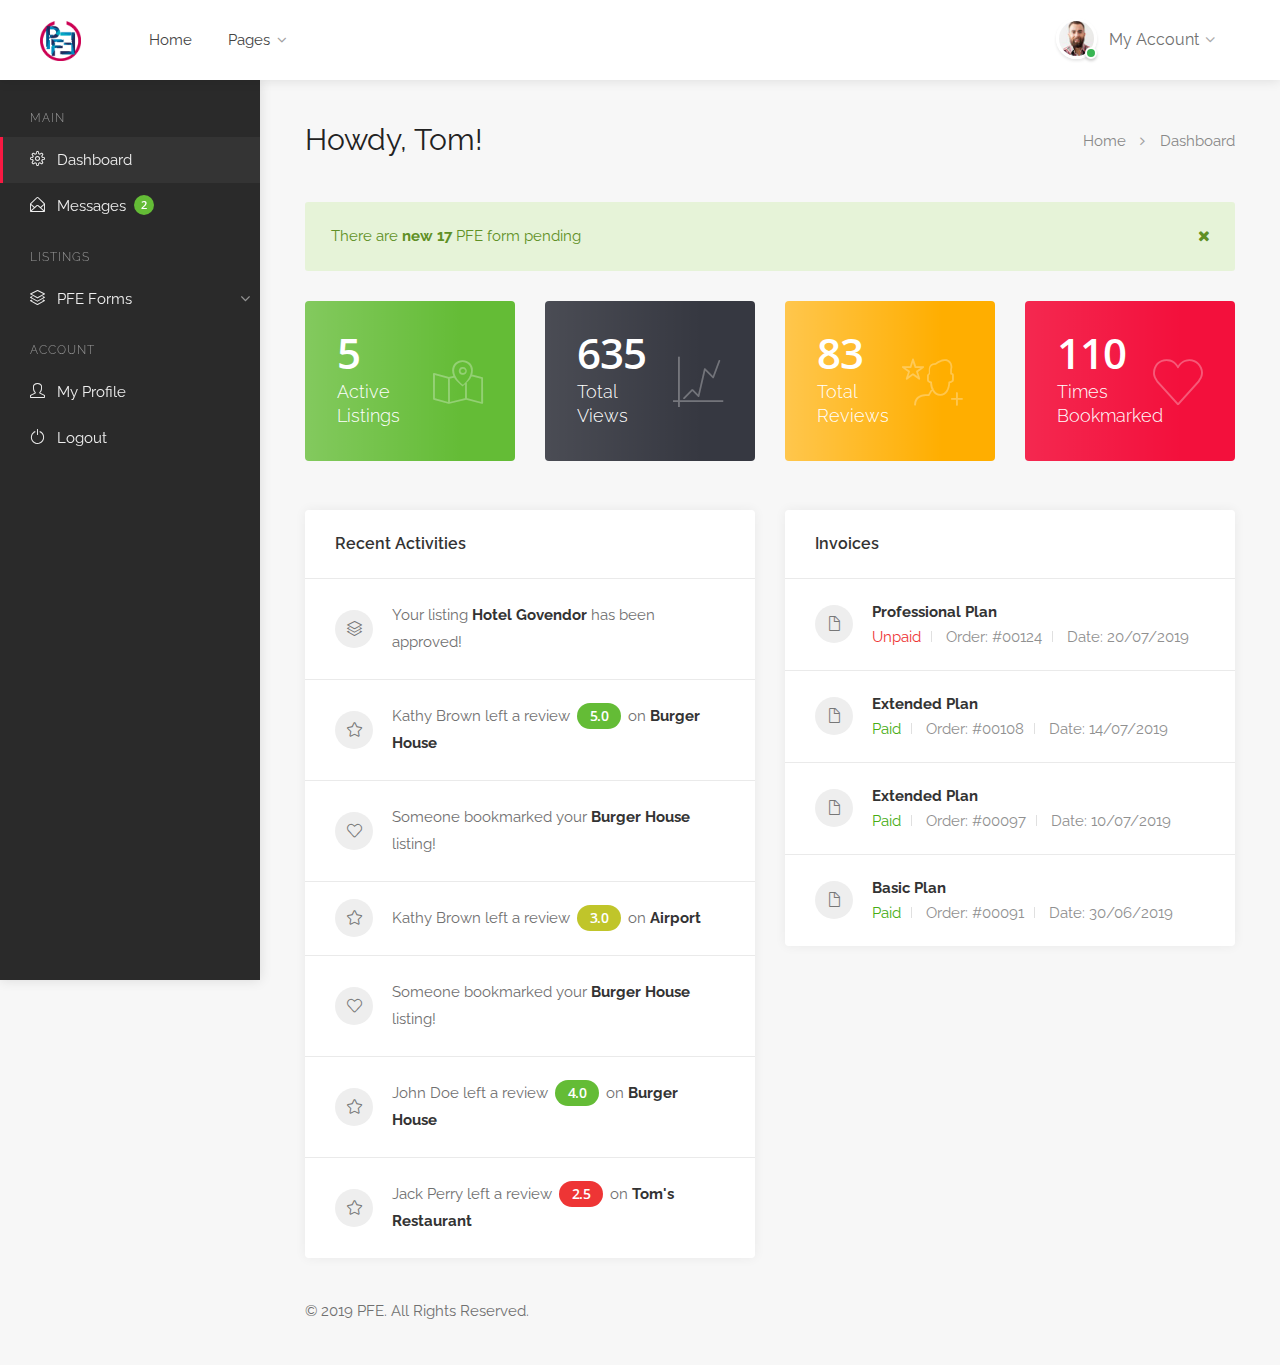
<file: PFE-F-web/src/main/webapp/resources/dashboard.html>
<!DOCTYPE html>

<!-- Mirrored from www.vasterad.com/themes/listeo2/dashboard.html by HTTrack Website Copier/3.x [XR&CO'2014], Sat, 27 Apr 2019 20:58:35 GMT -->
<head>

<!-- Basic Page Needs
================================================== -->
<title>PFE</title>
<meta charset="utf-8">
<meta name="viewport" content="width=device-width, initial-scale=1, maximum-scale=1">
<link rel="icon" href="images/logoPfe.png" />

<!-- CSS
================================================== -->
<link rel="stylesheet" href="css/style.css" />
<link rel="stylesheet" href="css/main-color.css" id="colors" />

</head>

<body>

<!-- Wrapper -->
<div id="wrapper">

<!-- Header Container
================================================== -->
<header id="header-container" class="fixed fullwidth dashboard">

	<!-- Header -->
	<div id="header" class="not-sticky">
		<div class="container">
			
			<!-- Left Side Content -->
			<div class="left-side">
				
				<!-- Logo -->
				<div id="logo">
						<a href="index.html"><img src="images/logo.png" data-sticky-logo="images/logo.png" alt=""/></a>
					</div>

				<!-- Mobile Navigation -->
				<div class="mmenu-trigger">
					<button class="hamburger hamburger--collapse" type="button">
						<span class="hamburger-box">
							<span class="hamburger-inner"></span>
						</span>
					</button>
				</div>

				<!-- Main Navigation -->
				<nav id="navigation" class="style-1">
					<ul id="responsive">

						<li>
							<a href="index.html">Home</a>
						</li>

						<li><a href="#">Pages</a>
							<div class="mega-menu mobile-styles three-columns">

									<div class="mega-menu-section">
										<ul>
											<li class="mega-menu-headline">Section 1</li>
											<li><a href="dashboard-my-profile.html"><i class="sl sl-icon-user"></i> User Profile</a></li>
											<li><a href="#"><i class="sl sl-icon-check"></i> Booking Page</a></li>
											<li><a href="#"><i class="sl sl-icon-plus"></i> Add Listing</a></li>
											<li><a href="#"><i class="sl sl-icon-docs"></i> Blog</a></li>
										</ul>
									</div>
		
									<div class="mega-menu-section">
										<ul>
											<li class="mega-menu-headline">Section 2</li>
											<li><a href="#"><i class="sl sl-icon-envelope-open"></i> Contact</a></li>
											<li><a href="#"><i class="sl sl-icon-hourglass"></i> Coming Soon</a></li>
											<li><a href="#"><i class="sl sl-icon-close"></i> 404 Page</a></li>
											<li><a href="#"><i class="sl sl-icon-equalizer"></i> Masonry Filtering</a></li>
										</ul>
									</div>

									<div class="mega-menu-section">
										<ul>
											<li class="mega-menu-headline">Other</li>
											<li><a href="#"><i class="sl sl-icon-settings"></i> Elements</a></li>
											<li><a href="#"><i class="sl sl-icon-tag"></i> Pricing Tables</a></li>
											<li><a href="#"><i class="sl sl-icon-pencil"></i> Typography</a></li>
											<li><a href="#"><i class="sl sl-icon-diamond"></i> Icons</a></li>
										</ul>
									</div>
									
							</div>
						</li>
						
					</ul>
				</nav>
				<div class="clearfix"></div>
				<!-- Main Navigation / End -->
				
			</div>
			<!-- Left Side Content / End -->

			<!-- Right Side Content / End -->
			<div class="right-side">
				<!-- Header Widget -->
				<div class="header-widget">
					
					<!-- User Menu -->
					<div class="user-menu">
						<div class="user-name"><span><img src="images/dashboard-avatar.jpg" alt=""></span>My Account</div>
						<ul>
							<li><a href="dashboard.html"><i class="sl sl-icon-settings"></i> Dashboard</a></li>
							<li><a href="dashboard-messages.html"><i class="sl sl-icon-envelope-open"></i> Messages</a></li>
							<li><a href="index.html"><i class="sl sl-icon-power"></i> Logout</a></li>
						</ul>
					</div>

				</div>
				<!-- Header Widget / End -->
			</div>
			<!-- Right Side Content / End -->

		</div>
	</div>
	<!-- Header / End -->

</header>
<div class="clearfix"></div>
<!-- Header Container / End -->


<!-- Dashboard -->
<div id="dashboard">

	<!-- Navigation
	================================================== -->

	<!-- Responsive Navigation Trigger -->
	<a href="#" class="dashboard-responsive-nav-trigger"><i class="fa fa-reorder"></i> Dashboard Navigation</a>

	<div class="dashboard-nav">
		<div class="dashboard-nav-inner">

			<ul data-submenu-title="Main">
				<li class="active"><a href="dashboard.html"><i class="sl sl-icon-settings"></i> Dashboard</a></li>
				<li><a href="dashboard-messages.html"><i class="sl sl-icon-envelope-open"></i> Messages <span class="nav-tag messages">2</span></a></li>
			</ul>
			
			<ul data-submenu-title="Listings">
				<li><a><i class="sl sl-icon-layers"></i> PFE Forms</a>
					<ul>
						<li><a href="dashboard-my-listings.html">Active <span class="nav-tag green">6</span></a></li>
						<li><a href="dashboard-my-listings.html">Pending <span class="nav-tag yellow">1</span></a></li>
						<li><a href="dashboard-my-listings.html">Archived <span class="nav-tag red">2</span></a></li>
					</ul>	
				</li>
			</ul>	

			<ul data-submenu-title="Account">
				<li><a href="dashboard-my-profile.html"><i class="sl sl-icon-user"></i> My Profile</a></li>
				<li><a href="index.html"><i class="sl sl-icon-power"></i> Logout</a></li>
			</ul>
			
		</div>
	</div>
	<!-- Navigation / End -->


	<!-- Content
	================================================== -->
	<div class="dashboard-content">

		<!-- Titlebar -->
		<div id="titlebar">
			<div class="row">
				<div class="col-md-12">
					<h2>Howdy, Tom!</h2>
					<!-- Breadcrumbs -->
					<nav id="breadcrumbs">
						<ul>
							<li><a href="#">Home</a></li>
							<li>Dashboard</li>
						</ul>
					</nav>
				</div>
			</div>
		</div>

		<!-- Notice -->
		<div class="row">
			<div class="col-md-12">
				<div class="notification success closeable margin-bottom-30">
					<p>There are <strong> new 17 </strong> PFE form pending</p>
					<a class="close" href="#"></a>
				</div>
			</div>
		</div>

		<!-- Content -->
		<div class="row">

			<!-- Item -->
			<div class="col-lg-3 col-md-6">
				<div class="dashboard-stat color-1">
					<div class="dashboard-stat-content"><h4>6</h4> <span>Active Listings</span></div>
					<div class="dashboard-stat-icon"><i class="im im-icon-Map2"></i></div>
				</div>
			</div>

			<!-- Item -->
			<div class="col-lg-3 col-md-6">
				<div class="dashboard-stat color-2">
					<div class="dashboard-stat-content"><h4>726</h4> <span>Total Views</span></div>
					<div class="dashboard-stat-icon"><i class="im im-icon-Line-Chart"></i></div>
				</div>
			</div>

			
			<!-- Item -->
			<div class="col-lg-3 col-md-6">
				<div class="dashboard-stat color-3">
					<div class="dashboard-stat-content"><h4>95</h4> <span>Total Reviews</span></div>
					<div class="dashboard-stat-icon"><i class="im im-icon-Add-UserStar"></i></div>
				</div>
			</div>

			<!-- Item -->
			<div class="col-lg-3 col-md-6">
				<div class="dashboard-stat color-4">
					<div class="dashboard-stat-content"><h4>126</h4> <span>Times Bookmarked</span></div>
					<div class="dashboard-stat-icon"><i class="im im-icon-Heart"></i></div>
				</div>
			</div>
		</div>


		<div class="row">
			
			<!-- Recent Activity -->
			<div class="col-lg-6 col-md-12">
				<div class="dashboard-list-box with-icons margin-top-20">
					<h4>Recent Activities</h4>
					<ul>
						<li>
							<i class="list-box-icon sl sl-icon-layers"></i> Your listing <strong><a href="#">Hotel Govendor</a></strong> has been approved!
							<a href="#" class="close-list-item"><i class="fa fa-close"></i></a>
						</li>

						<li>
							<i class="list-box-icon sl sl-icon-star"></i> Kathy Brown left a review <div class="numerical-rating" data-rating="5.0"></div> on <strong><a href="#">Burger House</a></strong>
							<a href="#" class="close-list-item"><i class="fa fa-close"></i></a>
						</li>

						<li>
							<i class="list-box-icon sl sl-icon-heart"></i> Someone bookmarked your <strong><a href="#">Burger House</a></strong> listing!
							<a href="#" class="close-list-item"><i class="fa fa-close"></i></a>
						</li>

						<li>
							<i class="list-box-icon sl sl-icon-star"></i> Kathy Brown left a review <div class="numerical-rating" data-rating="3.0"></div> on <strong><a href="#">Airport</a></strong>
							<a href="#" class="close-list-item"><i class="fa fa-close"></i></a>
						</li>

						<li>
							<i class="list-box-icon sl sl-icon-heart"></i> Someone bookmarked your <strong><a href="#">Burger House</a></strong> listing!
							<a href="#" class="close-list-item"><i class="fa fa-close"></i></a>
						</li>

						<li>
							<i class="list-box-icon sl sl-icon-star"></i> John Doe left a review <div class="numerical-rating" data-rating="4.0"></div> on <strong><a href="#">Burger House</a></strong>
							<a href="#" class="close-list-item"><i class="fa fa-close"></i></a>
						</li>

						<li>
							<i class="list-box-icon sl sl-icon-star"></i> Jack Perry left a review <div class="numerical-rating" data-rating="2.5"></div> on <strong><a href="#">Tom's Restaurant</a></strong>
							<a href="#" class="close-list-item"><i class="fa fa-close"></i></a>
						</li>
					</ul>
				</div>
			</div>
			
			<!-- Invoices -->
			<div class="col-lg-6 col-md-12">
				<div class="dashboard-list-box invoices with-icons margin-top-20">
					<h4>Invoices</h4>
					<ul>
						
						<li><i class="list-box-icon sl sl-icon-doc"></i>
							<strong>Professional Plan</strong>
							<ul>
								<li class="unpaid">Unpaid</li>
								<li>Order: #00124</li>
								<li>Date: 20/07/2019</li>
							</ul>
							<div class="buttons-to-right">
								<a href="#" class="button gray">View Invoice</a>
							</div>
						</li>
						
						<li><i class="list-box-icon sl sl-icon-doc"></i>
							<strong>Extended Plan</strong>
							<ul>
								<li class="paid">Paid</li>
								<li>Order: #00108</li>
								<li>Date: 14/07/2019</li>
							</ul>
							<div class="buttons-to-right">
								<a href="#" class="button gray">View Invoice</a>
							</div>
						</li>

						<li><i class="list-box-icon sl sl-icon-doc"></i>
							<strong>Extended Plan</strong>
							<ul>
								<li class="paid">Paid</li>
								<li>Order: #00097</li>
								<li>Date: 10/07/2019</li>
							</ul>
							<div class="buttons-to-right">
								<a href="#" class="button gray">View Invoice</a>
							</div>
						</li>
						
						<li><i class="list-box-icon sl sl-icon-doc"></i>
							<strong>Basic Plan</strong>
							<ul>
								<li class="paid">Paid</li>
								<li>Order: #00091</li>
								<li>Date: 30/06/2019</li>
							</ul>
							<div class="buttons-to-right">
								<a href="#" class="button gray">View Invoice</a>
							</div>
						</li>

					</ul>
				</div>
			</div>


			<!-- Copyrights -->
			<div class="col-md-12">
				<div class="copyrights">© 2019 PFE. All Rights Reserved.</div>
			</div>
		</div>

	</div>
	<!-- Content / End -->


</div>
<!-- Dashboard / End -->


</div>
<!-- Wrapper / End -->


<!-- Scripts
================================================== -->
<script type="text/javascript" src="scripts/jquery-2.2.0.min.js"></script>
<script type="text/javascript" src="scripts/mmenu.min.js"></script>
<script type="text/javascript" src="scripts/chosen.min.js"></script>
<script type="text/javascript" src="scripts/slick.min.js"></script>
<script type="text/javascript" src="scripts/rangeslider.min.js"></script>
<script type="text/javascript" src="scripts/magnific-popup.min.js"></script>
<script type="text/javascript" src="scripts/waypoints.min.js"></script>
<script type="text/javascript" src="scripts/counterup.min.js"></script>
<script type="text/javascript" src="scripts/jquery-ui.min.js"></script>
<script type="text/javascript" src="scripts/tooltips.min.js"></script>
<script type="text/javascript" src="scripts/custom.js"></script>


</body>

<!-- Mirrored from www.vasterad.com/themes/listeo2/dashboard.html by HTTrack Website Copier/3.x [XR&CO'2014], Sat, 27 Apr 2019 20:58:35 GMT -->
</html>
</file>
<file: PFE-F-web/src/main/webapp/resources/css/main-color.css>
#booking-date-range span:after,.time-slot label:hover span,.daterangepicker td.in-range,.time-slot input~label:hover,.booking-estimated-cost span,.time-slot label:hover span{color:#f91942}.daterangepicker td.in-range,.time-slot input~label:hover{background-color:rgba(249,25,66,.08)}.daterangepicker .ranges li.active,.day-slot-headline,.add-slot-btn button:hover,.daterangepicker td.available:hover,.daterangepicker th.available:hover,.time-slot input:checked~label,.daterangepicker td.active,.daterangepicker td.active:hover,.daterangepicker .drp-buttons button.applyBtn{background-color:#f91942}.comment-by-listing a:hover,.browse-all-user-listings a i,.hosted-by-title h4 a:hover,.style-2 .trigger.active a,.style-2 .ui-accordion .ui-accordion-header-active:hover,.style-2 .ui-accordion .ui-accordion-header-active,#posts-nav li a:hover,.plan.featured .listing-badge,.post-content h3 a:hover,.add-review-photos i,.show-more-button i,.listing-details-sidebar li a,.star-rating .rating-counter a:hover,.more-search-options-trigger:after,.header-widget .sign-in:hover,#footer a,#footer .footer-links li a:hover,#navigation.style-1 .current,#navigation.style-1 ul li:hover a,.user-menu.active .user-name:after,.user-menu:hover .user-name:after,.user-menu.active .user-name,.user-menu:hover .user-name,.main-search-input-item.location a:hover,.chosen-container .chosen-results li.highlighted,.input-with-icon.location a i:hover,.sort-by .chosen-container-single .chosen-single div:after,.sort-by .chosen-container-single .chosen-default,.panel-dropdown a:after,.post-content a.read-more,.post-meta li a:hover,.widget-text h5 a:hover,.about-author a,a.button.border.white:hover,.icon-box-2 i,a.button.border,.style-2 .ui-accordion .ui-accordion-header:hover,.style-2 .trigger a:hover,.plan.featured .listing-badges .featured,.list-4 li:before,.list-3 li:before,.list-2 li:before,.list-1 li:before,.info-box h4,.testimonial-carousel .slick-slide.slick-active .testimonial:before,.sign-in-form .tabs-nav li a:hover,.sign-in-form .tabs-nav li.active a,.lost_password:hover a,#top-bar .social-icons li a:hover i,.listing-share .social-icons li a:hover i,.agent .social-icons li a:hover i,#footer .social-icons li a:hover i,.headline span i{color:#f91942}.qtyTotal,.mm-menu em.mm-counter,.option-set li a.selected,.category-small-box:hover,.pricing-list-container h4:after,#backtotop a,.chosen-container-multi .chosen-choices li.search-choice,.select-options li:hover,button.panel-apply,.layout-switcher a:hover,.listing-features.checkboxes li:before,.comment-by a.reply:hover,.add-review-photos:hover,.office-address h3:after,.post-img:before,button.button,input[type=button],input[type=submit],a.button,a.button.border:hover,table.basic-table th,.plan.featured .plan-price,mark.color,.style-4 .tabs-nav li.active a,.style-5 .tabs-nav li.active a,.dashboard-list-box .button.gray:hover,.change-photo-btn:hover,.dashboard-list-box a.rate-review:hover,input:checked+.slider,.add-pricing-submenu.button:hover,.add-pricing-list-item.button:hover,.custom-zoom-in:hover,.custom-zoom-out:hover,#geoLocation:hover,#streetView:hover,#scrollEnabling:hover,#scrollEnabling.enabled,#mapnav-buttons a:hover,#sign-in-dialog .mfp-close:hover,#small-dialog .mfp-close:hover{background-color:#f91942}.rangeslider__fill,span.blog-item-tag,.testimonial-carousel .slick-slide.slick-active .testimonial-box,.listing-item-container.list-layout span.tag,.tip,.mfp-arrow:hover{background:#f91942}.rangeslider__handle{border-color:#f91942}.layout-switcher a.active{color:#f91942;border-color:#f91942}#titlebar.listing-titlebar span.listing-tag{border-color:#f91942;color:#f91942}.listing-slider-small .slick-next:hover,.listing-slider-small .slick-prev:hover,.listing-slider .slick-next:hover,.listing-slider .slick-prev:hover{background-color:#f91942}.listing-nav-container.cloned .listing-nav li:first-child a.active,.listing-nav-container.cloned .listing-nav li:first-child a:hover,.listing-nav li:first-child a,.listing-nav li a.active,.listing-nav li a:hover{border-color:#f91942;color:#f91942}.pricing-list-container h4{color:#f91942;border-color:#f91942}.sidebar-textbox ul.contact-details li a{color:#f91942}a.button.border{color:#f91942;border-color:#f91942}.trigger.active a,.ui-accordion .ui-accordion-header-active:hover,.ui-accordion .ui-accordion-header-active{background-color:#f91942;border-color:#f91942}.numbered.color ol>li::before{border-color:#f91942;color:#f91942}.numbered.color.filled ol>li::before{border-color:#f91942;background-color:#f91942}.info-box{border-top:2px solid #f91942;background:linear-gradient(to bottom,rgba(255,255,255,0.98),rgba(255,255,255,0.95));background-color:#f91942;color:#f91942}.info-box.no-border{background:linear-gradient(to bottom,rgba(255,255,255,0.96),rgba(255,255,255,0.93));background-color:#f91942}.tabs-nav li a:hover{border-color:#f91942}.tabs-nav li a:hover,.tabs-nav li.active a{border-color:#f91942;color:#f91942}.style-3 .tabs-nav li a:hover,.style-3 .tabs-nav li.active a{border-color:#f91942;background-color:#f91942}.checkboxes input[type=checkbox]:checked+label:before{background-color:#f91942;border-color:#f91942}.listing-item-container.compact .listing-item-content span.tag{background-color:#f91942}.dashboard-nav ul li.active,.dashboard-nav ul li:hover{border-color:#f91942}.dashboard-list-box .comment-by-listing a:hover{color:#f91942}.opening-day:hover h5{color:#f91942!important}.map-box h4 a:hover{color:#f91942}.infoBox-close:hover{background-color:#f91942;-webkit-text-stroke:1px #f91942}.cluster-visible{background-color:#f91942}.cluster-visible:before{border:7px solid #f91942;box-shadow:inset 0 0 0 4px #f91942}.marker-arrow{border-color:#f91942 transparent transparent}.face.front{border-color:#f91942;color:#f91942}.face.back{background:#f91942;border-color:#f91942}.custom-zoom-in:hover:before,.custom-zoom-out:hover:before{-webkit-text-stroke:1px #f91942}.category-box-btn:hover{background-color:#f91942;border-color:#f91942}.message-bubble.me .message-text{color:#f91942;background-color:rgba(249,25,66,.05)}.message-bubble.me .message-text:before{color:rgba(249,25,66,.05)}.opening-hours.summary li:hover,.opening-hours.summary li.total-costs span{color:#f91742}.payment-tab-trigger>input:checked~label::before{border-color:#f91742}.payment-tab-trigger>input:checked~label::after{background-color:#f91742}#navigation.style-1 .current,#navigation.style-1 ul li:hover a,body #navigation.style-1 ul li:hover ul li:hover a,body #navigation.style-1 ul li:hover ul li:hover li:hover a,body #navigation.style-1 ul li:hover ul li:hover li:hover li:hover a,body #navigation.style-1 ul ul li:hover a:after,body #navigation.style-1 ul ul li:hover ul li a:hover,body .user-menu ul li a:hover{color:#f91942}#navigation.style-1>ul>li:hover>a,#navigation.style-1>ul>li>a.current{background:rgba(249,25,66,.06);color:#f91942}.category-box:hover .category-box-content span,.radio input[type=radio]+label .radio-label:after,.uploadButton .uploadButton-button:hover{background-color:#f91942}.headline-with-separator:after,.listing-item-container.list-layout span.tag,.listing-item-content span.tag,.transparent-header #header:not(.cloned) #navigation.style-1>ul>li:hover>a,.transparent-header #header:not(.cloned) #navigation.style-1>ul>li>a.current,.transparent-header #header:not(.cloned) .header-widget .button.border:hover,.transparent-header #header:not(.cloned) .header-widget .button:hover{background:#f91942}.radio input[type=radio]:checked+label .radio-label{background-color:#f91942;border-color:#f91942}.uploadButton .uploadButton-button:hover{color:#fff}.category-small-box i,.uploadButton .uploadButton-button:before{color:#f91942}.daterangepicker td.in-range,.time-slot input~label:hover{background-color:rgba(249,25,66,.08)}section.fullwidth .icon-box-2 i{background-color:rgba(249,25,66,.07)}.slick-current .testimonial-author h4 span{background:rgba(249,25,66,.06);color:#f91942}
</file>
<file: PFE-F-web/src/main/webapp/resources/css/style.css>
@charset "UTF-8";@import "bootstrap-grid.css";@import "icons.css";@import "plugins/revolutionslider.css";@import 'https://fonts.googleapis.com/css?family=Raleway:300,400,500,600,700';@import 'https://fonts.googleapis.com/css?family=Open+Sans:500,600,700';input,input[type=text],input[type=password],input[type=email],input[type=number],textarea,select{height:51px;line-height:51px;padding:0 20px;outline:none;font-size:15px;color:gray;margin:0 0 16px;max-width:100%;width:100%;box-sizing:border-box;display:block;background-color:#fff;border:1px solid #dbdbdb;box-shadow:0 1px 3px 0 rgba(0,0,0,.06);font-weight:500;opacity:1;border-radius:3px}input:-webkit-autofill:focus,input:-webkit-autofill{-webkit-box-shadow:0 0 0 30px #fff inset!important;-webkit-text-fill-color:gray!important}select{padding:15px 18px;cursor:pointer}input{-webkit-transition:all .1s ease-in-out;-moz-transition:all .1s ease-in-out;-o-transition:all .1s ease-in-out;-ms-transition:all .1s ease-in-out;transition:all .1s ease-in-out}input:focus,input[type=text]:focus,input[type=password]:focus,input[type=email]:focus,input[type=number]:focus,textarea:focus{color:gray;transition:box-shadow .2s!important;box-shadow:0 0 10px 0 rgba(0,0,0,.07);border:1px solid #d8d8d8;opacity:1}input[type=submit]{border:none;padding:11px 18px;width:auto}input[type=checkbox]{display:inline}input[type=radio]{width:15px;height:15px;cursor:pointer;box-shadow:none}::-webkit-input-placeholder{color:#888;opacity:1}:-moz-placeholder{color:#888;opacity:1}::-moz-placeholder{color:#888;opacity:1}:-ms-input-placeholder{color:#888;opacity:1}textarea{height:auto;line-height:27px;padding:20px;min-height:130px;transition:none!important;min-width:100%}label,legend{display:block;font-weight:700;font-size:15px;font-weight:400;margin-bottom:8px}label span,legend span{font-weight:400;font-size:14px;color:#444}fieldset{padding:0;border:none}a,button{outline:none!important}a:focus,a:hover{text-decoration:none;color:#333}img{max-width:100%}#logo{display:inline-block;margin-top:3px}#logo img{max-height:50px;width:auto;transform:translate3d(0,0,0)}img.footer-logo{max-height:38px;width:auto}#header{position:relative;z-index:999;padding:18px 0 8px;box-shadow:0 0 12px 0 rgba(0,0,0,.12);font-size:16px}.header-widget{position:relative;top:-1px;height:54px}.header-widget .button,.header-widget .button.border{margin-right:0;min-width:130px;text-align:center;position:relative;line-height:26px;font-weight:500}.header-widget .button.border i{font-size:17px;padding:0 0 0 4px;top:2px;display:inline-block;position:relative}.header-widget .sign-in{position:relative;color:#333;margin-right:25px;top:10px;display:inline-block;vertical-align:top}.header-widget .sign-in i{padding-right:4px;font-size:15px}.header-widget .sign-in:hover{color:#66676b}header.fullwidth .container{width:100%;margin:0;padding:0 40px}.left-side{float:left;width:65%;display:inline-block}.right-side{float:right;width:35%;display:inline-block}@media(min-width:1025px) and (max-width:1239px){.right-side{width:auto;display:inline-block;margin-top:-126px;position:relative}.left-side{width:100%;display:inline-block}}#logo,#navigation{float:left}#logo{margin-right:50px}.header-widget{text-align:right}#header.cloned{position:fixed;top:0;width:100%;z-index:999}#header.cloned{background-color:#fff}#header.cloned #logo img{transform:translate3d(0,0,0);max-width:120px;margin-top:1px}#header.cloned{padding:18px 0 7px}.sticky-logo{display:none}#header.cloned.unsticky{opacity:1;visibility:hidden;pointer-events:none;transform:translate(0,-100%) scale(1);transition:.3s}#header.cloned.sticky{opacity:1;visibility:visible;transform:translate(0,0) scale(1);transition:.3s}#footer{padding:70px 0 0;background-color:#fff;border-top:1px solid rgba(0,0,0,.09);font-size:16px}#footer.sticky-footer{box-shadow:none}#footer.dark{border-top:none}#footer h4{color:#333;font-size:21px;margin-bottom:25px}.footer-shadow{width:100%;display:block;background:#fff;height:200px;margin-top:-200px;position:relative;z-index:-1;box-shadow:0 20px 40px -20px rgba(0,0,0,.06)}.text-widget span{color:#707070}.text-widget span.address{display:block;margin-bottom:10px}#footer a{color:#66676b}#footer ul.footer-links{margin:0 0 15px;padding:0;width:50%;box-sizing:border-box;display:inline-block;float:left}#footer .footer-links li{position:relative;list-style:none}#footer .footer-links li a{padding:0 0 9px 16px;display:inline-block;-webkit-transition:all .2s ease-in-out;-moz-transition:all .2s ease-in-out;-o-transition:all .2s ease-in-out;-ms-transition:all .2s ease-in-out;transition:all .2s ease-in-out;color:#707070;line-height:21px}#footer .footer-links li a:hover{padding-left:22px;color:#66676b}#footer .footer-links li:before{font-family:fontawesome;font-size:20px;content:"\f105";position:absolute;left:0;top:-2px;padding:0 7px 0 0;color:#ccc}.copyrights{color:#707070;border-top:1px solid rgba(0,0,0,.09);margin-top:60px;text-align:center;padding:40px 0;display:inline-block;width:100%}#footer.alt .copyrights{margin-top:0;border:none;padding:25px}.copyrights a{color:#707070}#footer.dark{background:#222;color:#aaa}#footer.dark a,#footer.dark h4,#footer.dark a:hover{color:#fff}#footer.dark .text-widget,#footer.dark .text-widget span,#footer.dark .footer-links li a{color:#aaa}#footer.dark .footer-links li a:hover{color:#fff}#footer.dark .footer-links li:before{color:#666}#footer.dark .copyrights{color:#aaa;border-top:1px solid rgba(255,255,255,.09)}#footer .social-icons li a{opacity:.8;transition:opacity .35s}#footer .social-icons li a:hover{opacity:1}#backtotop{position:fixed;right:0;opacity:0;visibility:hidden;bottom:25px;margin:0 25px 0 0;z-index:999;transition:.35s;transform:scale(.7)}#backtotop.visible{opacity:1;visibility:visible;transform:scale(1)}#backtotop a{text-decoration:none;border:0;display:block;width:46px;height:46px;background-color:#66676b;opacity:1;transition:all .3s;border-radius:50%;text-align:center;font-size:26px}body #backtotop a{color:#fff}#backtotop a:after{content:"\f106";font-family:fontawesome;position:relative;display:block;top:50%;-webkit-transform:translateY(-55%);transform:translateY(-55%)}#navigation{position:relative;display:block}#navigation ul{list-style:none;position:relative;float:left;margin:0;padding:0}#navigation ul a{display:block;text-decoration:none}#navigation ul li{position:relative;float:left;margin:0;padding:0}#navigation ul li ul{opacity:0;visibility:hidden;position:absolute;top:100%;left:0;padding:0;z-index:99999}#navigation ul ul li{float:none}#navigation ul ul ul{top:0;left:100%;margin:0}#navigation ul ul{margin:10px 0 0 15px}#navigation ul ul:before{content:"";position:absolute;left:0;top:-10px;background:transparent;width:100%;height:10px}#navigation ul ul ul:after{content:"";position:absolute;width:10px;height:100%;left:-10px;top:0;opacity:0}#navigation ul li:hover>ul{opacity:1;visibility:visible}#navigation ul li a:after,#navigation ul ul li a:after{font-family:fontawesome;opacity:.5}#navigation ul li a:after{content:'\f107';padding-left:7px}#navigation ul ul li a:after{content:'\f105';position:absolute;right:15px;top:7px}#navigation ul li a:only-child:after{content:'';padding:0}#navigation ul ul li a:only-child:after{content:''}#navigation ul ul{background-color:#fff;box-shadow:0 0 10px 0 rgba(0,0,0,.12);border-radius:4px;font-size:15px}#navigation ul ul li{border-radius:4px}#navigation ul ul li:last-child{border-bottom:none}#navigation ul li:hover ul a,#navigation ul ul a{line-height:27px!important;padding:4px 40px 4px 15px!important;line-height:24px!important}body #navigation ul ul{padding:12px 10px;box-sizing:border-box}#navigation ul ul li{width:180px}#navigation ul ul li:hover{border-radius:0}#navigation ul ul li:first-child{border-radius:4px 4px 0 0}#navigation ul ul li:last-child{border-radius:0 0 4px 4px}#navigation ul ul{opacity:0;visibility:hidden;transition:all .25s;transform:translate3d(0,15px,0)}#navigation ul li:hover>ul{opacity:1;visibility:visible;transform:translate3d(0,0,0)}#navigation.style-1 .current{background-color:transparent;color:#66676b}#navigation.style-1{margin-top:1px}#navigation.style-1 .current:after{opacity:1}#navigation.style-1 ul li{transition:all .25s}#navigation.style-1 ul li a{color:#444;cursor:pointer}body .user-menu ul li a:hover,#navigation.style-1 ul li:hover a{color:#66676b}#navigation.style-1 ul a{line-height:32px;padding:5px 15px}#navigation.style-1 ul li{margin:0 5px}#navigation.style-1 ul ul li{margin:0;border-radius:0}#navigation.style-1 ul ul li:first-child{border-radius:4px 4px 0 0}#navigation.style-1 ul ul li:last-child{border-radius:0 0 4px 4px}#navigation ul ul li a:after{opacity:.5;transition:all .25s;transform:translateX(-5px)}#navigation ul ul li:hover a:after{opacity:1;transform:translateX(0)}#navigation.style-1 ul li a{transition:.4s;border-radius:50px;font-size:15px}#navigation.style-1>ul>li>a.current,#navigation.style-1>ul>li:hover>a{background:rgba(102,103,107,.06);color:#66676b}#navigation.style-1 ul li li a{background:#fff!important}#navigation.style-1 ul a{padding:2px 15px}#navigation ul ul{margin:10px 0 0}#navigation.style-1 ul li{margin:0 3px}#navigation.style-1{margin-top:4px}body #navigation ul .mega-menu:not(.mm-panel) ul a,body #navigation.style-1 ul ul li{opacity:1}body #navigation.style-1 ul ul li a:after,body #navigation.style-1 ul li:hover ul li a,body #navigation.style-1 ul li:hover ul li:hover li a,body #navigation.style-1 ul li:hover ul li:hover li:hover li a,body #navigation.style-1 ul ul li:hover ul li a{color:#666}body #navigation.style-1 ul ul li:hover a:after,body #navigation.style-1 ul li:hover ul li:hover a,body #navigation.style-1 ul li:hover ul li:hover li:hover a,body #navigation.style-1 ul li:hover ul li:hover li:hover li:hover a,body #navigation.style-1 ul ul li:hover ul li a:hover{color:#66676b}.mega-menu{opacity:0;visibility:hidden;transition:all .25s;position:absolute;box-shadow:0 0 10px 0 rgba(0,0,0,.12);border-radius:4px;font-size:15px;display:flex;top:100%;left:0;padding:20px 0;box-sizing:border-box;font-size:14px;margin-top:-2px;background-color:#fff;width:200px;z-index:99;transform:translate3d(-42%,24px,0)}.mega-menu:before{content:"";position:absolute;top:-12px;left:0;display:block;width:100%;height:12px;opacity:0}#navigation ul li .mega-menu ul{opacity:0;visibility:hidden;transform:translate3d(0,0,0);position:relative;display:inline-block;flex:1;padding:0;margin:0;box-shadow:none;border-radius:0;top:auto;left:auto;background-color:transparent}#navigation ul li:hover .mega-menu{opacity:1;visibility:visible;transform:translate3d(-42%,12px,0)}#navigation ul li:hover .mega-menu ul{opacity:1;visibility:visible}#navigation .mega-menu ul,#navigation .mega-menu ul li{width:100%;opacity:1!important}.mega-menu.two-columns{width:429px}.mega-menu.three-columns{width:643px}.mega-menu.four-columns{width:857px}#navigation ul .mega-menu ul a{color:#444;padding:0!important;display:block;margin-left:0;-wekkit-transition:all .2s ease-in-out;transition:all .2s ease-in-out;opacity:.8}#navigation ul .mega-menu ul a:hover{opacity:1}#navigation ul li:hover .mega-menu ul a,#navigation ul .mega-menu ul a{padding:5px 0!important;line-height:22px!important;transform:translate3d(0,0,0)!important}#navigation .mega-menu ul li{padding:0 30px}#navigation ul li a i{font-size:14px;position:relative;top:0;padding-right:5px}.mega-menu-section{display:inline-block;float:left;width:214px;padding:0;border-right:1px solid #e9e9e9}.mega-menu .mega-menu-section:last-child{border:none}.mega-menu-headline{color:#222;opacity:1!important;font-weight:600;display:block;padding:8px 30px!important;letter-spacing:0;font-size:14px;line-height:21px}.mobile-styles .mm-listview{margin:0 -20px!important}.mobile-styles .mm-listview .mega-menu-headline{color:#fff;padding:15px 20px!important;background:#222!important}.mobile-styles .mm-listview li a i{padding-right:5px}.mobile-styles.mm-panel:before{height:10px!important}#navigation ul li .mega-menu ul,#navigation ul li ul{z-index:100}#navigation ul li:hover .mega-menu,#navigation ul li:hover ul{z-index:200}.user-menu{position:relative;display:inline-block;cursor:pointer;margin-right:25px;top:9px;vertical-align:top;padding-left:25px;margin-left:25px}.user-menu .user-name{transition:.2s}.user-menu .user-name:after{content:"\f107";font-family:fontawesome;transition:.2s;transform:rotate(0deg);display:inline-block;margin-left:6px;color:#aaa}.user-menu.active .user-name:after,.user-menu:hover .user-name:after,.user-menu.active .user-name,.user-menu:hover .user-name{color:#66676b}.user-menu.active .user-name:after{transform:rotate(180deg)}.user-name span img{width:100%;display:inline-block;border-radius:50%;image-rendering:-webkit-optimize-contrast}.user-name span{display:inline-block;width:38px;height:38px;margin-right:10px;border-radius:50%;position:absolute;left:-22px;top:-5px}.user-menu ul{float:left;text-align:left;position:absolute;top:45px;right:0;list-style:none;background-color:#fff;box-shadow:0 0 10px 0 rgba(0,0,0,.12);border-radius:4px;display:inline-block;width:180px;font-size:15px;transform:translate3d(0,15px,0);padding:12px 10px;box-sizing:border-box;transition:.25s;visibility:hidden;opacity:0;z-index:110}.user-menu ul li a{padding:6px 15px;line-height:22px;display:inline-block;color:#696969;transition:.2s}.user-menu ul li a:hover{color:#444}.user-menu ul li a i{width:20px;position:relative;display:inline-block}.user-menu.active ul{visibility:visible;opacity:1;transform:translate3d(0,0,0)}.user-name span:after{position:absolute;content:"";height:12px;width:12px;background-color:#38b653;bottom:0;right:0;display:block;border:2px solid #fff;box-shadow:0 2px 3px rgba(0,0,0,.2);border-radius:50%}.user-name span img{border:3px solid #fff;box-shadow:0 2px 3px rgba(0,0,0,.1);box-sizing:content-box}.user-name span{width:35px;height:35px;left:-28px;top:-8px}.user-name span:after{bottom:-6px;right:-6px}@media(max-width:380px){.user-name span:after{bottom:-3px;right:-6px}}body .dashboard-nav ul li a i.fa.fa-calendar-check-o:before,body .user-menu ul li a i.fa.fa-calendar-check-o:before{content:"\e040";font-family:simple-line-icons}@media(max-width:360px){.user-menu .user-name{white-space:nowrap;overflow:hidden;text-overflow:ellipsis;max-width:0}}.mm-hidden{display:none!important}.mm-wrapper{overflow-x:hidden;position:relative}.mm-menu{box-sizing:border-box;background:inherit;display:block;padding:0;margin:0;position:absolute;left:0;right:0;top:0;bottom:0;z-index:0}.mm-panels,.mm-panels>.mm-panel{background:inherit;border-color:inherit;box-sizing:border-box;margin:0;position:absolute;left:0;right:0;top:0;bottom:0;z-index:0}.mm-panels{overflow:hidden}.mm-panel{-webkit-transform:translate(100%,0);-ms-transform:translate(100%,0);transform:translate(100%,0);-webkit-transform:translate3d(100%,0,0);transform:translate3d(100%,0,0);-webkit-transition:-webkit-transform .4s ease;transition:-webkit-transform .4s ease;transition:transform .4s ease;transition:transform .4s ease,-webkit-transform .4s ease;-webkit-transform-origin:top left;-ms-transform-origin:top left;transform-origin:top left}.mm-panel.mm-opened{-webkit-transform:translate(0,0);-ms-transform:translate(0,0);transform:translate(0,0);-webkit-transform:translate3d(0,0,0);transform:translate3d(0,0,0)}.mm-panel.mm-subopened{-webkit-transform:translate(-30%,0);-ms-transform:translate(-30%,0);transform:translate(-30%,0);-webkit-transform:translate3d(-30%,0,0);transform:translate3d(-30%,0,0)}.mm-panel.mm-highest{z-index:1}.mm-panel.mm-noanimation{-webkit-transition:none!important;transition:none!important}.mm-panel.mm-noanimation.mm-subopened{-webkit-transform:translate(0,0);-ms-transform:translate(0,0);transform:translate(0,0);-webkit-transform:translate3d(0,0,0);transform:translate3d(0,0,0)}.mm-panels>.mm-panel{-webkit-overflow-scrolling:touch;overflow:scroll;overflow-x:hidden;overflow-y:auto;padding:0 20px}.mm-panels>.mm-panel.mm-hasnavbar{padding-top:40px}.mm-panels>.mm-panel:not(.mm-hidden){display:block}.mm-panels>.mm-panel:after,.mm-panels>.mm-panel:before{content:'';display:block;height:20px}.mm-vertical .mm-panel{-webkit-transform:none!important;-ms-transform:none!important;transform:none!important}.mm-listview .mm-vertical .mm-panel,.mm-vertical .mm-listview .mm-panel{display:none;padding:10px 0 10px 10px}.mm-listview .mm-vertical .mm-panel .mm-listview>li:last-child:after,.mm-vertical .mm-listview .mm-panel .mm-listview>li:last-child:after{border-color:transparent}.mm-vertical li.mm-opened>.mm-panel,li.mm-vertical.mm-opened>.mm-panel{display:block}.mm-listview>li.mm-vertical>.mm-next,.mm-vertical .mm-listview>li>.mm-next{box-sizing:border-box;height:40px;bottom:auto}.mm-listview>li.mm-vertical.mm-opened>.mm-next:after,.mm-vertical .mm-listview>li.mm-opened>.mm-next:after{-webkit-transform:rotate(225deg);-ms-transform:rotate(225deg);transform:rotate(225deg);right:19px}.mm-btn{box-sizing:border-box;width:40px;height:50px;position:absolute;top:0;z-index:1}.mm-clear:after,.mm-clear:before,.mm-close:after,.mm-close:before{content:'';border:2px solid transparent;display:block;width:5px;height:5px;margin:auto;position:absolute;top:0;bottom:0;-webkit-transform:rotate(-45deg);-ms-transform:rotate(-45deg);transform:rotate(-45deg)}.mm-clear:before,.mm-close:before{border-right:none;border-bottom:none;right:18px}.mm-clear:after,.mm-close:after{border-left:none;border-top:none;right:25px}.mm-next:after,.mm-prev:before{content:'';border-top:2px solid transparent;border-left:2px solid transparent;display:block;width:8px;height:8px;margin:auto;position:absolute;top:0;bottom:0}.mm-prev:before{-webkit-transform:rotate(-45deg);-ms-transform:rotate(-45deg);transform:rotate(-45deg);left:23px;right:auto}.mm-next:after{-webkit-transform:rotate(135deg);-ms-transform:rotate(135deg);transform:rotate(135deg);right:23px;left:auto}.mm-navbar{border-bottom:1px solid;border-color:inherit;text-align:center;line-height:30px;height:50px;padding:0 40px;margin:0;position:absolute;top:0;left:0;right:0}.mm-navbar>*{display:block;padding:10px 0}.mm-navbar a,.mm-navbar a:hover{text-decoration:none}.mm-navbar .mm-title{text-overflow:ellipsis;white-space:nowrap;overflow:hidden}.mm-navbar .mm-btn:first-child{left:0}.mm-navbar .mm-btn:last-child{text-align:right;right:0}.mm-panel .mm-navbar{display:none}.mm-panel.mm-hasnavbar .mm-navbar{display:block;background-color:#262626}.mm-listview,.mm-listview>li{list-style:none;display:block;padding:0;margin:0}.mm-listview{font:inherit;font-size:14px;line-height:20px}.mm-listview a,.mm-listview a:hover{text-decoration:none}.mm-listview>li{position:relative}.mm-listview>li,.mm-listview>li .mm-next,.mm-listview>li .mm-next:before,.mm-listview>li:after{border-color:inherit}.mm-listview>li{border-bottom:1px solid #404040}.mm-listview>li>a,.mm-listview>li>span{text-overflow:ellipsis;white-space:nowrap;overflow:hidden;color:inherit;display:block;padding:14px 10px 14px 20px;margin:0}.mm-listview>li:not(.mm-divider):after{content:'';border-bottom-width:1px;border-bottom-style:solid;display:block;position:absolute;left:0;right:0;bottom:0;display:none}.mm-listview>li:not(.mm-divider):after{left:20px}.mm-listview .mm-next{background:transparent;width:50px;padding:0;position:absolute;right:0;top:0;bottom:0;z-index:2}.mm-listview .mm-next:before{content:'';border-left-width:1px;border-left-style:solid;display:block;position:absolute;top:0;bottom:0;left:0}.mm-listview .mm-next+a,.mm-listview .mm-next+span{margin-right:50px}.mm-listview .mm-next.mm-fullsubopen{width:100%}.mm-listview .mm-next.mm-fullsubopen:before{border-left:none}.mm-listview .mm-next.mm-fullsubopen+a,.mm-listview .mm-next.mm-fullsubopen+span{padding-right:50px;margin-right:0}.mm-panels>.mm-panel>.mm-listview{margin:20px -20px}.mm-panels>.mm-panel>.mm-listview:first-child,.mm-panels>.mm-panel>.mm-navbar+.mm-listview{margin-top:-10px}.mm-menu{background:#2a2a2a;border-color:rgba(255,255,255,.1);color:#fff}.mm-menu .mm-navbar a,.mm-menu .mm-navbar>*{color:#fff;text-transform:uppercase;font-weight:600;font-size:13px}.mm-menu .mm-btn:after,.mm-menu .mm-btn:before{border-color:rgba(255,255,255,.8)}.mm-menu .mm-listview{border-color:#2a2a2a}.mm-menu .mm-listview>li .mm-next:after{border-color:rgba(255,255,255,.8)}.mm-menu .mm-listview>li a:not(.mm-next){-webkit-tap-highlight-color:rgba(255,255,255,.5);tap-highlight-color:rgba(255,255,255,.5)}.mm-menu .mm-listview>li.mm-selected>a:not(.mm-next),.mm-menu .mm-listview>li.mm-selected>span{background:rgba(255,255,255,.05)}.mm-menu .mm-listview>li{transition:.2s}.mm-menu .mm-listview>li:hover{background:rgba(255,255,255,.03)}.mm-menu .mm-listview>li.mm-opened.mm-vertical>.mm-panel,.mm-menu .mm-listview>li.mm-opened.mm-vertical>a.mm-next,.mm-menu.mm-vertical .mm-listview>li.mm-opened>.mm-panel,.mm-menu.mm-vertical .mm-listview>li.mm-opened>a.mm-next{background:rgba(0,0,0,.05)}.mm-menu .mm-divider{background:rgba(0,0,0,.05)}.mm-page{box-sizing:border-box;position:relative}.mm-slideout{-webkit-transition:-webkit-transform .4s ease;transition:-webkit-transform .4s ease;transition:transform .4s ease;transition:transform .4s ease,-webkit-transform .4s ease;z-index:1}html.mm-opened{overflow-x:hidden;position:relative}html.mm-blocking{overflow:hidden}html.mm-blocking body{overflow:hidden}html.mm-background .mm-page{background:inherit}#mm-blocker{background:transparent;display:none;width:100%;height:100%;position:fixed;top:0;left:0;z-index:2}html.mm-blocking #mm-blocker{display:block}.mm-menu.mm-offcanvas{z-index:0;display:none;position:fixed}.mm-menu.mm-offcanvas.mm-opened{display:block}.mm-menu.mm-offcanvas.mm-no-csstransforms.mm-opened{z-index:10}.mm-menu.mm-offcanvas{width:80%;min-width:140px;max-width:440px}html.mm-opening .mm-menu.mm-opened~.mm-slideout{-webkit-transform:translate(80%,0);-ms-transform:translate(80%,0);transform:translate(80%,0);-webkit-transform:translate3d(80%,0,0);transform:translate3d(80%,0,0)}@media all and (max-width:175px){html.mm-opening .mm-menu.mm-opened~.mm-slideout{-webkit-transform:translate(140px,0);-ms-transform:translate(140px,0);transform:translate(140px,0);-webkit-transform:translate3d(140px,0,0);transform:translate3d(140px,0,0)}}@media all and (min-width:550px){html.mm-opening .mm-menu.mm-opened~.mm-slideout{-webkit-transform:translate(440px,0);-ms-transform:translate(440px,0);transform:translate(440px,0);-webkit-transform:translate3d(440px,0,0);transform:translate3d(440px,0,0)}}.mm-sronly{border:0!important;clip:rect(1px,1px,1px,1px)!important;-webkit-clip-path:inset(50%)!important;clip-path:inset(50%)!important;white-space:nowrap!important;width:1px!important;height:1px!important;padding:0!important;overflow:hidden!important;position:absolute!important}em.mm-counter{font:inherit;font-size:14px;font-style:normal;text-indent:0;line-height:20px;display:block;margin-top:-10px;position:absolute;right:45px;top:50%}em.mm-counter+a.mm-next{width:90px}em.mm-counter+a.mm-next+a,em.mm-counter+a.mm-next+span{margin-right:90px}em.mm-counter+a.mm-fullsubopen{padding-left:0}em.mm-counter+a.mm-fullsubopen+a,em.mm-counter+a.mm-fullsubopen+span{padding-right:90px}.mm-listview em.mm-counter+.mm-next.mm-fullsubopen+a,.mm-listview em.mm-counter+.mm-next.mm-fullsubopen+span{padding-right:90px}.mm-vertical>.mm-counter{top:12px;margin-top:0}.mm-vertical.mm-spacer>.mm-counter{margin-top:40px}.mm-nosubresults>.mm-counter{display:none}.mm-menu em.mm-counter{background-color:rgba(0,0,0,.3);height:20px;width:20px;text-align:center;border-radius:50%;color:#fff;line-height:19px;font-size:11px;font-weight:500;font-family:open sans}.mmenu-trigger{height:50px;width:50px;display:none;position:relative;margin:0 0 20px;background-color:#eee;border-radius:4px;cursor:pointer}.hamburger{padding:0;top:12px;left:13px;transform:scale(.67);-moz-transform:scale(.7) translateY(4px);position:relative;display:inline-block;cursor:pointer;transition-property:opacity,filter;transition-duration:.15s;transition-timing-function:linear;font:inherit;color:inherit;text-transform:none;background-color:transparent;border:0;margin:0;overflow:visible}.hamburger-box{position:relative}.hamburger-inner{display:block;top:50%;margin-top:-2px}.hamburger-inner,.hamburger-inner::before,.hamburger-inner::after{width:34px;height:4px;background-color:#555;border-radius:4px;position:absolute;transition-property:transform;transition-duration:.15s;transition-timing-function:ease}.hamburger-inner::before,.hamburger-inner::after{content:"";display:block}.hamburger-inner::before{top:-10px}.hamburger-inner::after{bottom:-10px}.hamburger--collapse .hamburger-inner{top:auto;bottom:0;transition-duration:.13s;transition-delay:.13s;transition-timing-function:cubic-bezier(.55,.055,.675,.19)}.hamburger--collapse .hamburger-inner::after{top:-20px;transition:top .2s .2s cubic-bezier(.33333,.66667,.66667,1),opacity .1s linear}.hamburger--collapse .hamburger-inner::before{transition:top .12s .2s cubic-bezier(.33333,.66667,.66667,1),transform .13s cubic-bezier(.55,.055,.675,.19)}.hamburger--collapse.is-active .hamburger-inner{transform:translate3d(0,-10px,0) rotate(-45deg);transition-delay:.22s;transition-timing-function:cubic-bezier(.215,.61,.355,1)}.hamburger--collapse.is-active .hamburger-inner::after{top:0;opacity:0;transition:top .2s cubic-bezier(.33333,0,.66667,.33333),opacity .1s .22s linear}.hamburger--collapse.is-active .hamburger-inner::before{top:0;transform:rotate(-90deg);transition:top .1s .16s cubic-bezier(.33333,0,.66667,.33333),transform .13s .25s cubic-bezier(.215,.61,.355,1)}.mmenu-trigger{display:none}@media only screen and (max-width:1024px){#responsive{display:none}.mmenu-trigger{display:inline-block!important}#logo{position:absolute;width:100%;margin:0 auto;margin-top:5px;width:35%;text-align:center;left:0;right:0}.header-widget{padding:20px 0;border-top:1px solid #eee;display:flex;flex-wrap:wrap;align-items:flex-start}.header-widget a.button.border{padding:7px 16px;background-color:transparent;font-size:16px;min-width:auto;float:right}.sign-in,.user-menu{flex:1}.header-widget .sign-in{top:9px}#header-container.header-style-2 .left-side,#header-container.header-style-2 .right-side,.right-side,.left-side{width:100%}#top-bar .right-side .social-icons{float:left;position:relative;z-index:9}#header-container.header-style-2 .header-widget{float:left;margin-top:35px;margin-bottom:-5px}.header-widget{text-align:left}#header{padding-bottom:0}ul.top-bar-menu{z-index:99;position:relative}.header-style-2 .menu-responsive{width:750px;margin-left:auto;margin-right:auto;float:none;padding:0 15px}#header-container.header-style-2 .header-widget{width:calc(100%);border-top:1px solid #e0e0e0;padding-top:30px}}.main-search-inner .highlighted-category{float:left;border-radius:50px;margin:10px 5px 0 0;padding:3px 17px;text-align:center;transition:.4s;transform:scale(1);vertical-align:top;position:relative;width:auto;color:#fff;background-color:#66676b;box-shadow:0 2px 8px rgb(102,103,107,.2)}.main-search-inner .highlighted-category:hover{color:#fff;box-shadow:0 2px 8px rgba(0,0,0,.1);background-color:#333}.main-search-inner .highlighted-category h4{font-size:15px;color:#66676b;transition:.4s;line-height:22px;margin:0;font-weight:400;display:inline-block;margin-left:6px;font-size:14px;font-weight:400;position:relative;color:#fff}.main-search-inner .highlighted-category i{display:inline-block;float:left;font-size:15px;position:relative}.main-search-inner .highlighted-category:hover h4{color:#fff}.highlighted-categories-headline{font-size:16px;color:#777;font-weight:500;margin-top:50px;margin-bottom:8px}@media(max-width:991px){.main-search-container{height:auto}.main-search-inner{position:relative;top:0;transform:none;padding-top:30px;padding-bottom:45px}}body .typed-cursor{opacity:.5;font-weight:200;margin-left:2px}body .typed-cursor.typed-cursor--blink{animation:typedjsBlink 1.5s infinite}@keyframes typedjsBlink{0%{opacity:1}50%{opacity:0}100%{opacity:1}}body .typed-fade-out{opacity:0;transition:opacity .25s}body .typed-cursor.typed-cursor--blink.typed-fade-out{animation:0}@media(max-width:768px){.typed-words{display:block;width:100%;min-height:46px}.typed-cursor{display:none}}.main-search-container{display:block;width:100%;position:relative;background-size:cover;background-repeat:no-repeat;background-position:50%;height:620px;z-index:9}.main-search-container.centered{text-align:center}.main-search-input{text-align:left}.main-search-container:before{content:"";position:absolute;height:100%;width:100%;display:block;background:linear-gradient(to right,rgba(255,255,255,0.99) 20%,rgba(255,255,255,0.7) 70%,rgba(255,255,255,0) 95%)}.main-search-container h2{font-size:42px}.main-search-container h4{font-size:24px;font-weight:300;color:#777;line-height:32px}.video-container{position:absolute;top:0;left:0;width:100%;height:100%;z-index:-10;overflow:hidden}.main-search-container video{top:50%;transform:translateY(-52%);left:0;min-width:100%;min-height:100%;width:auto;height:auto;z-index:-10;background-size:cover;transition:1s opacity;position:absolute}.main-search-container.dark-overlay:before{background:rgba(46,47,50,.55)}.main-search-container.dark-overlay h2{color:#fff}.main-search-container.dark-overlay h4{color:rgba(255,255,255,.7)}.main-search-inner{position:relative;display:block;top:50%;transform:translate(0,-50%);padding-bottom:30px}.main-search-inner select{border:none;padding-top:2px;padding-bottom:0;height:44px;box-shadow:none}.main-search-input{margin-top:50px;border-radius:50px;width:100%;background-color:#fff;box-shadow:0 0 8px 0 rgba(0,0,0,.12);display:flex;flex-wrap:wrap;align-items:flex-start;padding:9px;max-height:68px}.main-search-input-item{flex:1;border-right:1px solid #e9e9e9;margin-top:3px;position:relative;padding-left:30px;padding-right:30px}.main-search-input .main-search-input-item:nth-last-child(2){border-right:none;padding-left:15px;padding-right:15px}.main-search-input-item.location a{position:absolute;right:20px;top:50%;transform:translateY(-50%);color:#999;padding:10px;background:#fff}.main-search-input-item.location a:hover{color:#66676b}.main-search-input input,.main-search-input input:focus{font-size:16px;border:none;background:#fff;margin:0;padding:0;height:44px;line-height:44px;box-shadow:none}.main-search-input button.button{font-size:18px;font-weight:600;padding:0 40px;margin-right:1px;height:50px;outline:none}.gray-style.main-search-input{box-shadow:none;background-color:#f7f7f7;top:-10px;position:relative}.gray-style .main-search-input-item.location a,.gray-style.main-search-input input,.gray-style.main-search-input input:focus{background:#f7f7f7}.gray-style .main-search-input-item{border-color:#e0e0e0}.transparent-header .main-search-container{height:auto}.transparent-header .main-search-container .main-search-inner{top:0;transform:none;padding-top:210px;padding-bottom:170px}.transparent-header .main-search-container{height:auto}.transparent-header .main-search-container:before{background:rgba(0,0,0,.5)}.transparent-header #header:not(.cloned){background:transparent;position:absolute;width:100%;box-shadow:none;border-bottom:1px solid rgba(255,255,255,.15)}.transparent-header .main-search-container:before{background:rgba(51,51,51,.85)}.transparent-header .highlighted-categories-headline,.transparent-header .main-search-container h2{color:#fff}.transparent-header #header:not(.cloned) #navigation.style-1>ul>li>a{color:#fff}.transparent-header #header:not(.cloned) #navigation.style-1>ul>li>a.current,.transparent-header #header:not(.cloned) #navigation.style-1>ul>li:hover>a{background:#66676b;color:#fff}.transparent-header .main-search-container h4{color:rgba(255,255,255,.65)}.transparent-header .highlighted-category h4{color:#fff}.transparent-header .header-widget .sign-in:hover,.transparent-header .header-widget .sign-in{color:#fff}.transparent-header #header:not(.cloned) .user-menu .user-name:after{color:rgba(255,255,255,.7)!important}.transparent-header #header:not(.cloned) .user-menu.active .user-name,.transparent-header #header:not(.cloned) .user-menu:hover .user-name,.transparent-header #header:not(.cloned) .user-menu .user-name{color:#fff!important}.transparent-header #header:not(.cloned) .header-widget .button,.transparent-header #header:not(.cloned) .header-widget .button.border{background:rgba(255,255,255,.15);color:#fff;border:none;padding:9px 20px}.transparent-header #header:not(.cloned) .header-widget .button:hover,.transparent-header #header:not(.cloned) .header-widget .button.border:hover{background:#66676b;color:#fff}.transparent-header .main-search-container h2{font-size:44px;font-weight:500;line-height:50px}.transparent-header .main-search-inner .highlighted-category:hover{color:#333;box-shadow:0 2px 8px rgba(0,0,0,.1);background-color:#fff}.transparent-header .main-search-inner .highlighted-category:hover h4{color:#333}.main-search-inner .highlighted-category{float:none}.main-search-inner .highlighted-category i{float:none}.main-search-inner .highlighted-category{padding:3px 15px;display:inline-block}.main-search-form{text-align:left}.main-search-inner .highlighted-category h4{top:-1px;position:relative}.transparent-header .main-search-inner .highlighted-category{background-color:rgba(255,255,255,.15);box-shadow:none}@media(min-width:1240px) and (max-width:1440px){.transparent-header .main-search-container .main-search-inner{padding-top:190px;padding-bottom:150px}}@media(max-width:1240px){.transparent-header #navigation.style-1:before{background:rgba(255,255,255,.15)}.transparent-header #header:not(.cloned){border:none}.transparent-header .main-search-container h2{font-size:38px;line-height:46px}}@media(min-width:1024px) and (max-width:1240px){.transparent-header .main-search-container .main-search-inner{padding-top:180px;padding-bottom:100px}}@media(max-width:1024px){.transparent-header .header-widget{padding:15px 0;border-top:1px solid rgba(255,255,255,.15);display:flex;flex-wrap:wrap;align-items:flex-start;width:100%}.transparent-header .mmenu-trigger{background-color:rgba(255,255,255,.15)}.transparent-header .hamburger-inner,.transparent-header .hamburger-inner::before,.transparent-header .hamburger-inner::after{background:#fff}.transparent-header #header:not(.cloned){border:none}.transparent-header .main-search-container .main-search-inner{padding-top:180px;padding-bottom:80px}.transparent-header .main-search-inner{text-align:left}.transparent-header .main-search-input{margin-top:30px}.main-search-input-item:last-child,.main-search-input .main-search-input-item:last-child,.main-search-input .main-search-input-item:nth-last-child(2),.main-search-input .main-search-input-item:nth-last-child(3){border-right:none;padding-left:0;padding-right:0}}body .pac-item{font-size:12px;color:#999;cursor:pointer;transition:.2s;padding:5px 15px}body .pac-container{border-radius:0 0 4px 4px;box-shadow:none;border:1px solid #e0e0e0;border-top:none;box-sizing:content-box;margin-top:-2px;font-family:raleway}.main-search-input .pac-container{left:0!important;top:54px!important}.input-with-icon i,.main-search-input-item.location a{padding:5px 10px;z-index:101}#autocomplete-container,#autocomplete-input{position:relative;z-index:101}.main-search-input.gray-style .main-search-input-item.location a,.main-search-input.gray-style #autocomplete-input{background:0 0}.main-search-input.gray-style #autocomplete-input{padding-right:36px}@media(min-width:992px){.main-search-input .pac-container{box-shadow:0 0 6px 0 rgba(0,0,0,.15);border:none;padding-top:45px;z-index:9;left:0!important;top:1px!important;border-radius:4px}.main-search-input.gray-style .pac-container{box-shadow:none;border:1px solid #e0e0e0}.main-search-input-item,.main-search-input-item #autocomplete-input{padding:0 15px}}.rangeslider,.rangeslider__fill{display:block;-moz-border-radius:10px;-webkit-border-radius:10px;border-radius:10px}.rangeslider{background:#e6e6e6;position:relative;margin:25px 0}.rangeslider--horizontal{height:3px;width:100%}.rangeslider--vertical{width:20px;min-height:150px;max-height:100%}.rangeslider--disabled{filter:alpha(opacity=40);opacity:.4}.rangeslider__fill{background:#66676b;position:absolute}.rangeslider--horizontal .rangeslider__fill{top:0;height:100%}.rangeslider--vertical .rangeslider__fill{bottom:0;width:100%}.rangeslider__handle{background:#fff;border:2px solid #66676b;box-shadow:0 1px 3px 0 rgba(0,0,0,.15);cursor:pointer;display:inline-block;position:absolute;-moz-border-radius:50%;-webkit-border-radius:50%;border-radius:50%;width:20px;height:20px;top:50%;transform:translateY(-50%)}.rangeslider--vertical .rangeslider__handle{left:-10px;touch-action:pan-x;-ms-touch-action:pan-x}input[type=range]:focus+.rangeslider .rangeslider__handle{-moz-box-shadow:0 0 8px rgba(255,0,255,.9);-webkit-box-shadow:0 0 8px rgba(255,0,255,.9);box-shadow:0 0 8px rgba(255,0,255,.9)}.range-output{font-size:18px;font-weight:400;color:#666}.range-output:after{content:"km"}.data-radius-title{font-style:normal;font-size:15px;color:#888;font-weight:400;margin-top:0;display:block}.chosen-container{position:relative;display:inline-block;vertical-align:middle;font-size:15px;zoom:1;*display:inline;-webkit-user-select:none;-moz-user-select:none;user-select:none}.chosen-container *{-webkit-box-sizing:border-box;-moz-box-sizing:border-box;box-sizing:border-box}.chosen-container .chosen-drop{position:absolute;top:100%;left:0;display:block;z-index:990;width:100%;border:1px solid #dbdbdb;background-color:#fff;border-top:0;border-radius:0 0 4px 4px}.chosen-container.chosen-with-drop .chosen-drop{left:0}.chosen-container a{cursor:pointer}.chosen-container-single .chosen-single{position:relative;display:block;overflow:hidden;padding:0 0 0 18px;height:51px;line-height:50px;border:1px solid #dbdbdb;box-shadow:0 1px 3px 0 rgba(0,0,0,.08);background-color:#fff;color:#888;text-decoration:none;white-space:nowrap;font-weight:500;border-radius:4px}.chosen-container-active.chosen-with-drop .chosen-single{border-radius:4px 4px 0 0}.chosen-container-active .chosen-drop,.chosen-container-single .chosen-drop{opacity:0;visibility:hidden;transition:all .3s}.chosen-container-active.chosen-with-drop .chosen-drop{opacity:1;visibility:visible}.chosen-container-single .chosen-default{color:#999}.chosen-container-single .chosen-single span{display:block;overflow:hidden;margin-right:26px;text-overflow:ellipsis;white-space:nowrap;color:#888}.chosen-container-single .chosen-single-with-deselect span{margin-right:38px}.chosen-container-single .chosen-single div{position:absolute;top:0;right:0;display:block;width:18px;height:100%}.chosen-container-single .chosen-single div:after{content:"\f107";font-family:fontawesome;font-size:18px;margin:1px 0 0;right:20px;position:relative;width:auto;height:auto;display:inline-block;color:silver;float:right;font-weight:400;transition:transform .3s;transform:translate3d(0,0,0) rotate(0deg)}.chosen-container-active.chosen-with-drop .chosen-single div:after{transform:translate3d(0,0,0) rotate(180deg)}.chosen-container-single .chosen-search{position:relative;z-index:1010;margin:0;padding:3px 8px;white-space:nowrap}.chosen-container-single .chosen-search input[type=text]{margin:1px 0;padding:6px 20px 6px 6px;width:100%;height:40px;outline:0;margin-bottom:10px!important;border:1px solid #ddd!important;background-color:#fbfbfb!important;display:block;position:relative;z-index:9;background-color:#fafafa;box-shadow:0 1px 3px 0 rgba(0,0,0,.04)}.chosen-container-single .chosen-search:before{content:"\f002";font-family:fontawesome;font-size:15px;margin:0 15px 0 0;top:12px;position:relative;width:11px;height:5px;display:inline-block;color:#aaa;float:right;font-weight:400;z-index:10;transition:transform .3s}.chosen-container-single .chosen-drop{margin-top:-1px;background-clip:padding-box}.chosen-container-single.chosen-container-single-nosearch .chosen-search{position:absolute;left:-9999px}.chosen-container .chosen-results{color:#888;position:relative;overflow-x:hidden;overflow-y:auto;margin:0 4px 8px 0;padding:0 4px 0 8px;max-height:300px}.chosen-container .chosen-results li{display:none;margin:0;padding:9px 10px;list-style:none;line-height:15px;word-wrap:break-word;-webkit-touch-callout:none}.chosen-container-multi .chosen-results li{padding:10px 18px;transition:color .3s}.chosen-container .chosen-results li.active-result{display:list-item;cursor:pointer}.chosen-container .chosen-results li.disabled-result{display:list-item;color:#ccc;cursor:default}.chosen-container .chosen-results li.highlighted{background-color:transparent;border-radius:0;color:#66676b;transition:color .2s ease-in-out}.chosen-container .chosen-results li.no-results{color:#888;display:list-item;background-color:#fff}.chosen-container-multi .chosen-results li.no-results{background-color:#fff}.chosen-container .chosen-results li.group-result{display:list-item;font-weight:700;cursor:default}.chosen-container .chosen-results li.group-option{padding-left:15px}.chosen-container .chosen-results li em{font-style:normal;text-decoration:underline}.chosen-container-multi .chosen-choices{position:relative;display:block;overflow:hidden;padding:0 0 0 18px;height:auto;border:1px solid #dbdbdb;background-color:#fff;text-decoration:none;white-space:nowrap;line-height:33px;cursor:pointer;margin:0;border-radius:4px;box-shadow:0 1px 3px 0 rgba(0,0,0,.06)}.chosen-container-multi.chosen-with-drop .chosen-choices{border-radius:4px 4px 0 0}.chosen-container-multi .chosen-choices li{float:left;list-style:none}.chosen-container-multi .chosen-choices li.search-field{margin:0;padding:0;white-space:nowrap}.chosen-container-multi .chosen-choices li.search-field input[type=text]{margin:0;padding:0;height:49px;outline:0;border:0!important;background:0 0!important;color:#888;line-height:normal;font-weight:500;box-shadow:none;transition:none}.chosen-container-multi .chosen-choices li.search-choice{position:relative;margin:10px 6px 0 -4px;padding:0 25px 0 8px;max-width:100%;background-color:#66676b;line-height:29px;color:#fff;cursor:default;font-weight:500;border-radius:3px}.chosen-container-multi .chosen-choices li.search-choice span{word-wrap:break-word}.chosen-container-multi .chosen-choices li.search-choice .search-choice-close{position:absolute;top:-2px;right:7px;display:block}.chosen-container-multi .chosen-choices li.search-choice .search-choice-close:before{content:"\f00d";font-family:fontawesome;font-size:13px;top:1px;position:relative;width:11px;height:5px;display:inline-block;color:#fff;float:right;font-weight:400}.chosen-container-multi .chosen-choices li.search-choice-disabled{padding-right:5px;border:1px solid #ccc;background-color:#e4e4e4;color:#888}.chosen-container-multi .chosen-choices li.search-choice-focus{background:#d4d4d4}.chosen-container-multi .chosen-results{margin:0;padding:0}.chosen-container-multi .chosen-drop .result-selected{display:list-item;color:#ccc;cursor:default}.chosen-container.chosen-container-multi .chosen-drop{opacity:0;visibility:hidden;padding:10px 0}.chosen-container.chosen-container-multi.chosen-with-drop.chosen-container-active .chosen-drop{opacity:1;visibility:visible}.chosen-container-active .chosen-single,.chosen-container-active .chosen-choices,.chosen-container-active.chosen-with-drop .chosen-single{border:1px solid #e0e0e0}.chosen-container-active.chosen-with-drop .chosen-single div{border-left:none;background:0 0}.chosen-container-active .chosen-choices li.search-field input[type=text]{color:#888!important}.chosen-drop ::-webkit-scrollbar{width:10px}.chosen-drop ::-webkit-scrollbar-track{background-color:rgba(0,0,0,.05);border-radius:10px}.chosen-drop ::-webkit-scrollbar-thumb{border-radius:10px;background-color:rgba(0,0,0,.2)}.chosen-drop ::-webkit-scrollbar-thumb:hover{border-radius:10px;background-color:rgba(0,0,0,.3)}.input-with-icon{position:relative}.input-with-icon i{position:absolute;top:50%;transform:translateY(-50%);left:0;padding:0 0 0 19px;color:#999;transition:.2s;pointer-events:none}.input-with-icon input{padding-left:47px!important}.input-with-icon.location input{padding-left:20px!important}.input-with-icon.location a i{position:absolute;right:1px;left:auto;top:50%;transform:translateY(-50%);color:#999;padding:15px 20px 15px 15px;background:#fff;pointer-events:all}.input-with-icon.location a i:hover{color:#66676b}.sort-by{position:relative;top:9px}.sort-by label,.sort-by .sort-by-select{display:inline-block;float:right}.sort-by-select select{border-radius:50px;color:#777;border:none;background-color:#f0f0f0;height:auto;padding:7px 7px 7px 15px;line-height:22px;box-shadow:none}.sort-by label{line-height:40px;margin-top:1px;padding:0}.sort-by .chosen-container-single .chosen-single{height:36px;line-height:34px;border:1px solid #fff;background-color:#fff;width:100%;display:inline-block;padding:0 14px 0 16px;box-shadow:none;color:#666;font-weight:600;font-size:15px;border-radius:50px;transition:all .3s;display:inline-block}.sort-by .chosen-container-active .chosen-choices,.sort-by .chosen-container-active.chosen-with-drop .chosen-single,.sort-by .chosen-single:hover{background:#f3f3f3}.sort-by .chosen-container .chosen-drop{padding-top:10px;border:1px solid #e0e0e0;border-top:1px solid #e0e0e0;border-radius:3px;width:200px;margin-left:10px;background:#fff;box-shadow:0 0 8px 0 rgba(0,0,0,.08);z-index:999}.sort-by .chosen-container.chosen-with-drop .chosen-drop,.sort-by .chosen-container .chosen-drop{left:auto;right:-1px}.sort-by .chosen-container-single .chosen-single div:after{color:#66676b;right:0}.sort-by .chosen-container-single .chosen-default{color:#66676b}.sort-by .chosen-container-single .chosen-single span{margin-right:0;color:#666;font-weight:600;transition:all .2s}.sort-by .chosen-container-single .chosen-single div{position:relative;line-height:33px;top:0;margin-left:0;display:inline-block}.sort-by .chosen-container-single .chosen-single span{display:inline-block;margin-right:0;vertical-align:top}.main-search-input-item .chosen-container-single .chosen-single,.main-search-input-item .chosen-single.chosen-container-active{position:relative;display:block;overflow:visible;padding:0 0 0 15px;height:44px;line-height:44px;border:1px solid #fff;background-color:#fff;color:#888;border-radius:4px 4px 0 0;z-index:100;box-shadow:none;transition:all .3s}.main-search-input-item .chosen-container-active .chosen-single,.main-search-input-item .chosen-container-active .chosen-choices{border:1px solid #fff}.main-search-input-item .chosen-container-active.chosen-with-drop .chosen-single{border:1px solid #fff;box-shadow:0 0 6px 0 rgba(0,0,0,.15)}.main-search-input-item .chosen-container{font-size:16px}.main-search-input-item .chosen-container .chosen-drop{border:none;box-shadow:0 0 6px 0 rgba(0,0,0,.15);font-size:15px;padding-top:5px;padding-bottom:5px;z-index:99}.main-search-input-item .chosen-single:after{content:"";position:absolute;bottom:-5px;display:block;width:100%;left:0;height:10px;background:#fff;z-index:112;opacity:1;tranition:all .3s}.main-search-input-item .chosen-container-single .chosen-single span{display:inline-block;vertical-align:top}.main-search-input .chosen-container-single .chosen-single div{display:inline-block;position:relative;top:-2px}.main-search-input .chosen-container-single .chosen-search{padding:3px 15px;margin-bottom:5px}.main-search-input .chosen-container-single .chosen-search input[type=text]{margin:1px 0;padding:6px 20px 6px 6px;width:100%;height:40px;outline:0;border:1px solid #e6e6e6;background-color:#fff;display:block;position:relative;z-index:9;background-color:#fcfcfc;border-radius:4px}.main-search-input-item .chosen-container .chosen-results{position:relative;z-index:10000}.gray-style .main-search-input-item .chosen-container-single .chosen-single,.gray-style .main-search-input-item .chosen-single.chosen-container-active{border:1px solid #f7f7f7;background-color:#f7f7f7}.main-search-input-item .chosen-container.chosen-with-drop{border-radius:4px}.gray-style .main-search-input-item .chosen-single::after{display:none}.gray-style .main-search-input-item .chosen-container-active.chosen-with-drop .chosen-single,.gray-style .main-search-input-item .chosen-container .chosen-drop{box-shadow:none;border:1px solid #e0e0e0;background:#fff}@media(min-width:991px){.gray-style .main-search-input-item .chosen-single{border-bottom:none!important}}.gray-style .main-search-input-item .chosen-container .chosen-drop{border-top:none}.select-input{position:relative}.select-input input{position:relative;z-index:101}.select-input .select{position:absolute;top:-8px}.select-hidden{display:none;visibility:hidden}.select{cursor:pointer;display:inline-block;position:relative;font-size:15px;color:#fff;width:100%;height:51px}.select-styled{opacity:0}.select-options{display:none;position:absolute;top:100%;right:0;left:0;z-index:990;margin:0;padding:0;list-style:none;border:1px solid #e0e0e0;background-color:#fcfcfc;padding:0 4px;padding-top:8px;border-top:0;border-radius:0 0 4px 4px;box-sizing:border-box}.select-list-container{padding:0 4px;max-height:300px;overflow:auto;display:inline-block;width:100%}ul.select-options li{margin:0;padding:0;transition:all .15s ease-in;color:#888;margin:0;padding:10px;list-style:none;line-height:15px;border-radius:4px}.select-options li:hover{color:#fff;background-color:#66676b}.select-options li[rel=hide]{display:none}.select-options ::-webkit-scrollbar{width:10px}.select-options ::-webkit-scrollbar-track{background-color:rgba(0,0,0,.05);border-radius:10px}.select-options ::-webkit-scrollbar-thumb{border-radius:10px;background-color:rgba(0,0,0,.2)}.select-options ::-webkit-scrollbar-thumb:hover{border-radius:10px;background-color:rgba(0,0,0,.3)}.panel-dropdown{position:relative;display:inline-block}.panel-dropdown a{color:#666;font-weight:600;font-size:15px;border-radius:50px;padding:3px 14px;transition:all .3s;display:inline-block}.panel-dropdown.active a,.panel-dropdown a:hover{background:#f3f3f3}.panel-dropdown a:after{content:"\f107";font-family:fontawesome;font-size:16px;color:#66676b;font-weight:500;padding-left:0;transition:all .3s;margin-left:6px;display:inline-block}.panel-dropdown.active a:after{transform:rotate(180deg)}.panel-dropdown .panel-dropdown-content{opacity:0;visibility:hidden;transition:all .3s;position:absolute;top:44px;left:0;z-index:110;background:#fff;border:1px solid rgba(0,0,0,.18);border-radius:4px;box-shadow:0 12px 35px 2px rgba(0,0,0,.12);padding:20px 24px;overflow-y:auto;white-space:normal;width:460px}.panel-dropdown.wide .panel-dropdown-content{width:570px}.panel-dropdown.active .panel-dropdown-content{opacity:1;visibility:visible}.listings-container{opacity:1;transition:all .3s}.fs-inner-container.content.faded-out .listings-container{opacity:.2;background:#fff;pointer-events:none}.fs-inner-container.content.faded-out{background-color:#fcfcfc}.panel-dropdown .checkboxes label{margin-bottom:10px;display:block}.panel-dropdown-content.checkboxes{padding:28px}.panel-dropdown .row{margin-left:-10px;margin-right:-10px}button.panel-cancel,button.panel-apply{background:0 0;padding:5px 16px;display:block;outline:none;border:none;font-weight:600;float:right;margin:0;font-size:15px;border-radius:50px;background-color:#66676b;color:#fff;transition:all .3s}button.panel-apply:hover{opacity:.9}button.panel-apply:active{transform:translateY(-2px)}button.panel-cancel{float:left;background-color:#f0f0f0;color:#666;opacity:1}button.panel-cancel:hover{background-color:#e9e9e9}button.panel-cancel:active{transform:translateY(-2px)}.panel-buttons{width:100%;margin-top:13px}.panel-dropdown.float-right{float:right}.panel-dropdown.float-right .panel-dropdown-content{left:auto;right:0}.fullwidth-filters .panel-dropdown{margin-left:3px}.fullwidth-filters{display:inline-block;width:100%;position:relative;top:15px}.fullwidth-filters .sort-by{top:-1px;right:-1px}.more-search-options.relative{position:relative;margin-top:0;opacity:1;visibility:visible;transform:translate3d(0,0,0);transition:none;display:none}.more-search-options.relative.active{transform:translate3d(0,0,0)}.more-search-options-trigger{color:#666;font-weight:500;font-size:15px;border-radius:3px;padding:3px 0;transition:all .3s;display:inline-block}.more-search-options-trigger:before{content:attr(data-open-title)}.more-search-options-trigger.active:before{content:attr(data-close-title)}.more-search-options-trigger:after{content:"\f107";font-family:fontawesome;font-size:16px;color:#66676b;font-weight:500;padding-left:0;transition:all .3s;margin-left:6px;display:inline-block}.more-search-options-trigger.active:after{transform:rotate(180deg)}.more-search-options-trigger:hover{color:#444}.layout-switcher a{width:39px;height:39px;background-color:#eee;display:inline-block;color:#9d9d9d;font-size:14px;line-height:40px;text-align:center;transition:all .4s;border-radius:50%;font-weight:500;overflow:hidden;position:relative;margin-right:1px}.layout-switcher a.active{color:#66676b;background-color:#fff;border:1px solid #66676b;line-height:38px}.layout-switcher a i{position:relative;z-index:11}.layout-switcher a:hover{color:#fff;background-color:#66676b}.fs-container{height:100%;width:100%}.fs-container #map-container{position:relative;top:0;left:0;height:100%;width:100%;z-index:990;margin-bottom:0}.fs-content{max-height:100%;padding:0}.fs-container section.search{padding:45px 40px;background-color:#fff}.fs-container .fs-listings{padding:0 25px;margin:0}.fs-switcher{padding:0 25px;margin:0}.fs-inner-container{width:50%;float:left;display:inline-block}.fs-inner-container.content{width:55%;background-color:#f7f7f7;z-index:995;box-shadow:0 0 12px 0 rgba(0,0,0,.12);position:relative;padding-top:80px}.fs-inner-container{width:45%;background-color:#fff;z-index:10}.fs-container .copyrights{padding:30px 0;font-size:15px}#header-container.fixed{position:fixed;top:0;width:100%;z-index:1100;background-color:#fff}.fs-inner-container.map-fixed{height:100vh;position:fixed;top:0;padding-top:80px}button.fs-map-btn.button{position:relative;float:right;top:6px;padding:10px 40px;margin:0}.fs-container .more-search-options-trigger{position:relative;top:10px}.showing-results{color:#888;font-weight:500;margin:5px 0 25px}.listings-container.fs-listings{left:0;width:100%;position:relative}.listings-container.fs-listings.grid-layout{left:0;width:100%;position:relative}.listings-container.fs-listings.list-layout{padding:0 40px}.listings-container.fs-listings.list-layout .listing-content{flex:4}.listings-container.fs-listings.list-layout .listing-img-container{flex:0 auto;max-width:300px}@media(max-width:1365px){.listings-container.fs-listings.grid-layout .listing-item{width:100%;margin:0 0 30px}.listings-container.fs-listings.grid-layout{padding:0 40px}.listings-container.fs-listings.list-layout .listing-item{display:block}.listings-container.fs-listings.list-layout .details.button.border{display:none}.listings-container.fs-listings.list-layout .listing-img-container{max-width:100%}.fs-switcher .layout-switcher{display:none}}.col-fs-12,.col-fs-11,.col-fs-10,.col-fs-9,.col-fs-8,.col-fs-7,.col-fs-6,.col-fs-5,.col-fs-4,.col-fs-3,.col-fs-2,.col-fs-1{float:left;padding:0 10px}.col-fs-12{width:100%}.col-fs-11{width:91.66666667%}.col-fs-10{width:83.33333333%}.col-fs-9{width:75%}.col-fs-8{width:66.66666667%}.col-fs-7{width:58.33333333%}.col-fs-6{width:50%}.col-fs-5{width:41.66666667%}.col-fs-4{width:33.33333333%}.col-fs-3{width:25%}.col-fs-2{width:16.66666667%}.col-fs-1{width:8.33333333%}@media(max-width:1599px){.col-fs-12,.col-fs-11,.col-fs-10,.col-fs-9,.col-fs-8,.col-fs-7,.col-fs-6{width:100%}.col-fs-5,.col-fs-4,.col-fs-3,.col-fs-2,.col-fs-1{width:50%}}@media(max-width:992px){.col-fs-12,.col-fs-11,.col-fs-10,.col-fs-9,.col-fs-8,.col-fs-7,.col-fs-6,.col-fs-5,.col-fs-4,.col-fs-3,.col-fs-2,.col-fs-1{width:100%}.overflow-hidden{overflow:hidden}}.row.with-forms input,.row.with-forms input[type=text],.row.with-forms input[type=password],.row.with-forms input[type=email],.row.with-forms input[type=number],.row.with-forms textarea,.row.with-forms input,.row.with-forms select,.row.with-forms .chosen-container{margin-bottom:18px}.row.with-forms{margin-left:-10px;margin-right:-10px}.with-forms .col-xs-1,.with-forms .col-sm-1,.with-forms .col-md-1,.with-forms .col-lg-1,.with-forms .col-xs-2,.with-forms .col-sm-2,.with-forms .col-md-2,.with-forms .col-lg-2,.with-forms .col-xs-3,.with-forms .col-sm-3,.with-forms .col-md-3,.with-forms .col-lg-3,.with-forms .col-xs-4,.with-forms .col-sm-4,.with-forms .col-md-4,.with-forms .col-lg-4,.with-forms .col-xs-5,.with-forms .col-sm-5,.with-forms .col-md-5,.with-forms .col-lg-5,.with-forms .col-xs-6,.with-forms .col-sm-6,.with-forms .col-md-6,.with-forms .col-lg-6,.with-forms .col-xs-7,.with-forms .col-sm-7,.with-forms .col-md-7,.with-forms .col-lg-7,.with-forms .col-xs-8,.with-forms .col-sm-8,.with-forms .col-md-8,.with-forms .col-lg-8,.with-forms .col-xs-9,.with-forms .col-sm-9,.with-forms .col-md-9,.with-forms .col-lg-9,.with-forms .col-xs-10,.with-forms .col-sm-10,.with-forms .col-md-10,.with-forms .col-lg-10,.with-forms .col-xs-11,.with-forms .col-sm-11,.with-forms .col-md-11,.with-forms .col-lg-11,.with-forms .col-xs-12,.with-forms .col-sm-12,.with-forms .col-md-12,.with-forms .col-lg-12{padding:0 10px}.comment-by-listing{display:inline-block;color:#888}.comment-by-listing a{color:#888}.comment-by-listing a:hover{color:#66676b}.verified-icon{display:inline-block;width:20px;height:20px;font-size:22px;color:#19b453;font-style:normal;font-weight:500;line-height:20px;text-align:center;position:relative;top:3px;margin-left:2px}.verified-icon:before{content:"\f058";font-family:fontawesome;position:relative;z-index:11;position:absolute;top:0;left:0;width:100%;height:100%;display:block}.verified-icon:after{position:relative;z-index:9;width:17px;height:17px;border-radius:50%;display:block;content:"";position:absolute;top:1px;left:1px;background-color:#fff}.verified-badge{background-color:#19b453;border-radius:4px;color:#fff;text-align:center;padding:12px 20px;font-size:17px;font-weight:500;cursor:help;position:relative;transition:.3s;display:block}.verified-badge i{font-size:22px;padding:0 4px 0 0;position:relative;top:3px}.verified-badge .tip-content{transform:translate(-50%,100%);-ms-transform:translate(-50%,100%);padding:20px;border-radius:0 0 4px 4px;max-width:auto;top:auto;bottom:0}.verified-badge:hover{border-radius:4px 4px 0 0}.verified-badge:hover .tip-content{opacity:1;visibility:visible;transform:translate(-50%,100%);-ms-transform:translate(-50%,100%)}.verified-badge .tip-content:after{font-family:fontawesome;content:"\f0d8";position:absolute;top:-3px;bottom:auto;left:50%;font-size:22px;color:#333;transform:translate(-50%,-50%)}.user-profile-titlebar{position:relative;margin-top:3px;display:inline-block}.user-profile-avatar{max-width:100px;height:auto;overflow:hidden;border-radius:50%;position:absolute;left:0;top:-12px;image-rendering:-webkit-optimize-contrast}.user-profile-avatar img{width:100%}.user-profile-name{position:relative;left:127px}#titlebar .user-profile-name h2{font-size:28px;display:inline-block;margin-bottom:-3px}.user-profile-titlebar .star-rating .rating-counter{top:5px;font-size:16px}.browse-all-user-listings{text-align:center}.browse-all-user-listings a{position:relative;font-weight:600;font-size:15px;left:0;z-index:10;text-align:center;display:inline-block;opacity:1;visibility:visible;transition:all .3s;padding:8px 25px;color:#666;background-color:#f2f2f2;border-radius:50px;margin:15px 0 0}.browse-all-user-listings a i{padding-left:5px;color:#66676b;font-size:16px}.browse-all-user-listings a:hover{color:#333}@media(max-width:768px){body .user-profile-avatar{max-width:60px;top:2px}body .user-profile-name{position:relative;left:75px}#titlebar .user-profile-name h2{font-size:22px}#titlebar span.star{font-size:14px}.user-profile-titlebar .star-rating .rating-counter{top:5px;font-size:14px}.user-profile-titlebar .star-rating{margin-top:-9px}}@media(max-width:992px){.user-profile-avatar{max-width:90px;top:-7px}.user-profile-name{position:relative;left:115px}}.coupon-widget{margin-top:35px;border-radius:4px;background-position:50%;background-repeat:no-repeat;background-size:cover;position:relative;color:#fff;transition:.3s;display:block}.coupon-widget:hover{transform:translateY(-5px)}.coupon-widget:before{content:"";background-color:#222;opacity:.8;top:0;left:0;display:block;height:100%;width:100%;position:absolute;border-radius:4px;z-index:1}.coupon-widget a.coupon-top{padding:32px 30px;position:relative;z-index:10;text-align:center;cursor:default;display:block;cursor:pointer;background:rgba(255,255,255,.07)}.coupon-widget a.coupon-top h3{font-weight:600;font-size:21px;line-height:30px;text-align:center;padding:0 30px;margin:0;font-weight:600;color:#fff}.coupon-scissors-icon{position:absolute;top:-15px;left:35px;z-index:100;font-size:20px}.coupon-scissors-icon:after{content:"\f0c4";font-family:fontawesome}.coupon-valid-untill{background-color:#fff;display:inline-block;border-radius:4px;padding:5px 12px;line-height:20px;font-weight:600;font-size:14px;margin-top:15px;color:#333}.coupon-how-to-use{padding:0 20px;font-size:14px;line-height:22px;margin-top:15px;color:rgba(255,255,255,.85)}.coupon-how-to-use strong{color:#fff}.coupon-widget .coupon-bottom{border-top:2px dashed rgba(255,255,255,.3);padding:20px;margin:0 0;position:relative;z-index:10;text-align:center;border-radius:0 0 4px 4px}.coupon-code{font-family:open sans,helveticaneue,helvetica neue,Helvetica,Arial,sans-serif;font-weight:500;color:#fff;font-size:18px;letter-spacing:2px;display:inline-block;padding:7px 20px;border-radius:2px;position:relative;z-index:11;text-transform:uppercase;transition:.4s;background-color:rgba(255,255,255,.09);border:2px dashed rgba(255,255,255,.29)}.code-button:hover,.code-button{text-align:center;border-radius:50px;width:100%;display:block;font-size:15px;font-weight:600;padding:10px;line-height:24px;transition:.3s;background-color:#eee;color:#777;display:none}.code-button:hover{background-color:#f91942;color:#fff}.coupon-link-icon{position:absolute;top:15px;right:18px;font-size:16px}.coupon-link-icon:before{font-family:fontawesome;content:"\f08e";color:#fff}.coupon-widget .coupon-bottom:before,.coupon-widget .coupon-bottom:after{content:"";width:22px;height:22px;display:inline-block;position:absolute;top:0;z-index:10;left:0;background-color:#fff;border-radius:100%;transform:translate(-50%,-50%)}.coupon-widget .coupon-bottom:after{left:initial;right:0;transform:translate(50%,-50%)}.coupon-widget:before,.coupon-bottom{background-color:#282828}@media(max-width:480px){.coupon-widget a.coupon-top{padding-left:20px;padding-right:20px}}.payment-logo{height:24px;position:absolute;right:19px;top:18px;image-rendering:-webkit-optimize-contrast}.payment-logo.paypal{height:16px;top:22px}.payment-tab-trigger>input{position:absolute;visibility:hidden}.payment-tab-trigger{padding:0 20px}.payment-tab-trigger>label{cursor:pointer;display:block;position:relative;top:0;padding:14px 0;top:1px;margin-bottom:0;font-weight:500}.payment-tab-trigger>label::before{transition:.2s;box-sizing:border-box;background-color:#fff;border:2px solid #d0d0d0;border-radius:100%;content:"";display:inline-block;margin-right:10px;position:relative;top:4px;width:20px;height:20px}.payment-tab-trigger>label::after{background:#fff;border-radius:100%;content:"";display:inline-block;position:absolute;left:7px;top:25px;width:6px;height:6px;transition:.2s;transform:scale(0)}.payment-tab-trigger>input:checked~label::before{border-color:#66676b}.payment-tab-trigger>input:checked~label::after{background-color:#66676b;transform:scale(1)}.payment{border:2px solid #f2f2f2;border-radius:4px;overflow:hidden}.payment-tab{background:#f2f2f2;box-sizing:border-box;max-height:60px;overflow:hidden;position:relative;transition:all .3s 0s ease-in-out;width:100%}.payment-tab:first-of-type{border-radius:4px 4px 0 0}.payment-tab:last-of-type{border-radius:0 0 4px 4px}.payment-tab.payment-tab-active{max-height:400px;background:#fff}@media(max-width:991px){.payment-tab.payment-tab-active{max-height:800px}}.payment-tab-content{padding:0 20px 20px;background-color:#fff;visibility:hidden;opacity:0;transition:.2s ease-in-out}.payment-tab.payment-tab-active .payment-tab-content{visibility:visible;opacity:1}.card-label>input{box-sizing:border-box;display:block;height:51px;margin:-14px auto 5px;padding:5px 15px 0;transition:border-color .3s;width:100%;border:1px solid #dbdbdb;background-color:#fff;text-decoration:none;border-radius:4px;box-shadow:0 1px 3px 0 rgba(0,0,0,.06)}.card-label>label{background-color:#fff;display:inline-block;margin:6px auto auto 8px;font-size:13px;padding:0 7px;font-weight:500;color:#909090}.payment-tab p{margin:10px 0}.opening-hours.summary li{color:#333}.boxed-widget.summary{border-radius:0 0 4px 4px}.opening-hours.summary li:hover{color:#66676b}.boxed-widget.summary h3{padding:0 0 25px}.opening-hours.summary li.total-costs{font-size:16px;border-top:1px solid #e8e8e8;padding-top:18px;margin-top:18px}.opening-hours.summary li.total-costs span{font-weight:600;color:#66676b}.listing-item-container.compact.order-summary-widget .listing-item{border-radius:4px 4px 0 0;cursor:default;height:240px}.listing-item-container.compact.order-summary-widget{margin-bottom:0}.listing-item-container.compact.order-summary-widget:hover{transform:none}.input-with-icon.medium-icons i{font-size:21px;color:#a0a0a0;position:absolute;left:-3px;bottom:0;top:auto}.button.booking-confirmation-btn{padding:12px 35px;font-size:16px}.booking-confirmation-page{text-align:center;padding:40px 0}.booking-confirmation-page i{color:#23b35f;font-size:160px}.booking-confirmation-page h2{font-size:50px;font-weight:700;letter-spacing:-.5px;margin-bottom:15px;display:block}.booking-confirmation-page p{font-size:20px;display:block}.booking-confirmation-page a.button:before{display:none}.booking-confirmation-page a.button{padding:11px 35px;background-color:#eee;color:#444;font-weight:600;font-size:16px}.book-now.button{padding:9px;margin-bottom:-4px}@media(max-width:991px){.booking-confirmation-page i{font-size:100px}.booking-confirmation-page p{font-size:18px}.booking-confirmation-page h2{font-size:30px}}.booking-select{position:relative;z-index:100}input#booking-date,input#booking-time{z-index:110}.booking-select select,.booking-select .chosen-container-single .chosen-single{border:none;cursor:pointer;border-radius:5px;box-shadow:0 1px 6px 0 rgba(0,0,0,.1);font-size:16px;font-weight:600;height:auto;padding:10px 16px;line-height:30px;margin:0;position:relative;background-color:#fff;text-align:left;color:#909090;transition:color .3s}.booking-select select{padding:15px 16px}.booking-select .chosen-container-active.chosen-with-drop .chosen-single{border-radius:5px 5px 0 0}.booking-select .chosen-container .chosen-drop{border:none;background-color:#fff;box-shadow:0 1px 6px 0 rgba(0,0,0,.1);z-index:100}.booking-select .chosen-single:after{content:"";position:absolute;bottom:-5px;display:block;width:100%;left:0;height:10px;background:#fff;z-index:112;opacity:1;tranition:all .3s}.booking-select .chosen-container .chosen-results li{padding:10px;line-height:16px;font-size:16px}.booking-select .chosen-container-single .chosen-single span{transition:.2s}.booking-select .chosen-container-single .chosen-single:hover span{color:#444}.booking-select .chosen-container-single .chosen-single div:after{font-size:20px;margin:9px 0 0}#titlebar.listing-titlebar span a,#titlebar.listing-titlebar span{font-size:17px;color:#888;margin-top:0;display:inline-block}#titlebar.listing-titlebar span a i{margin-right:5px}#titlebar.listing-titlebar span a:hover{color:#666}#titlebar.listing-titlebar h1,#titlebar.listing-titlebar h2{font-size:28px;line-height:36px;margin:1px 0}#titlebar.listing-titlebar span.listing-tag{margin:0;padding:8px 16px;line-height:15px;letter-spacing:2.5px;border-radius:50px;text-transform:uppercase;background-color:#fff;border:1px solid #66676b;color:#66676b;font-size:10px;font-weight:500;position:relative;top:-6px;margin-left:10px}.rating-counter a{color:#909090}.star-rating .rating-counter a:hover{color:#66676b}.numerical-rating .rating-counter a:hover{color:#888}#titlebar.listing-titlebar .numerical-rating{display:block;margin:2px 0 0}#titlebar.listing-titlebar{background:0 0;margin:2px 0 0}.single-listing-page-titlebar{position:absolute;width:100%;height:200px;background:linear-gradient(to bottom,#f7f7f7 0%,rgba(255,255,255,0.5))}a.button.add-review-btn{min-width:160px;text-align:center}a.button.add-review-btn i{font-size:14px;position:relative;line-height:0;top:0;margin-right:0;letter-spacing:0}.back-to-listings{height:60px;width:60px;background-color:#eee;color:#a6a6a6;border-radius:50%;display:inline-block;float:left;position:relative;top:6px;margin:0 25px 0 0;text-align:center;transition:all .4s;position:absolute;top:50%;left:15px;margin-top:-5px;transform:translate(0,-50%)}.back-to-listings:before{font-family:simple-line-icons;content:"\e605";font-size:20px;line-height:60px;left:-1px;position:relative}.back-to-listings:hover{color:#a6a6a6;transform:translate(-4px,-50%)}.titlebar-right-content{position:absolute;right:15px;display:inline-block;top:50%;transform:translateY(-49%);text-align:right}.hosted-by-title{padding:0 70px 18px 0;margin:-4px 0 25px;display:block;border-bottom:1px solid #e8e8e8;position:relative}.hosted-by-title h4{font-size:18px;transition:.2s;line-height:22px;font-weight:500;margin:4px 0 7px}.hosted-by-title h4 a:hover{color:#66676b}.hosted-by-title h4 span{display:block;font-size:14px;font-weight:400;color:#888;margin-bottom:2px}.hosted-by-avatar{max-width:56px;overflow:hidden;border-radius:50%;position:absolute;right:0;top:-8px;image-rendering:-webkit-optimize-contrast}.listing-slider-small .item,.listing-slider .item{position:relative;background-size:cover;background-position:50%;height:40vh;min-height:400px}.listing-slider,.listing-slider .item{height:40vh;min-height:400px}.listing-slider-small .item{height:250px;min-height:auto}@media(max-width:1366px){.listing-slider-small .item{height:220px}}@media(max-width:1240px){.listing-slider-small .item{height:200px}}@media(max-width:768px){.listing-slider-small .item{height:300px}}.listing-slider-small .item:last-child{border-radius:0 4px 4px 0}.listing-slider-small{border-radius:4px;overflow:hidden}a.mfp-gallery{cursor:zoom-in}.listing-slider{background-color:#fff}.listing-slider .slick-next:hover,.listing-slider .slick-prev:hover,.listing-slider .slick-next,.listing-slider .slick-prev{background-color:rgba(20,20,20,.45);color:#fff;height:60px;width:60px;border-radius:50%;text-align:center;transition:.4s}.listing-slider-small .slick-next:hover,.listing-slider-small .slick-prev:hover,.listing-slider-small .slick-next,.listing-slider-small .slick-prev{background-color:rgba(20,20,20,.45);color:#fff;height:50px;width:50px;border-radius:50%;text-align:center;transition:.4s}.listing-slider-small .slick-next:hover,.listing-slider-small .slick-next,.listing-slider .slick-next:hover,.listing-slider .slick-next{right:15%;transform:translate(50px,-50%)}.listing-slider-small .slick-prev:hover,.listing-slider-small .slick-prev,.listing-slider .slick-prev:hover,.listing-slider .slick-prev{left:15%;transform:translate(-50px,-50%)}.listing-slider-small .slick-next:hover,.listing-slider-small .slick-next{right:50px;transform:translate(0,-50%)}.listing-slider-small .slick-prev:hover,.listing-slider-small .slick-prev{left:50px;transform:translate(0,-50%)}.listing-slider-small:hover .slick-next{transform:translate(15%,-50%)}.listing-slider-small:hover .slick-prev{transform:translate(-15%,-50%)}.listing-slider:hover .slick-next{transform:translate(60px,-50%)}.listing-slider:hover .slick-prev{transform:translate(-60px,-50%)}.listing-slider .slick-next:hover:before,.listing-slider .slick-prev:hover:before,.listing-slider .slick-prev::before,.listing-slider .slick-next::before{font-size:20px;line-height:60px;position:relative;color:#fff}.listing-slider-small .slick-next:hover:before,.listing-slider-small .slick-prev:hover:before,.listing-slider-small .slick-prev::before,.listing-slider-small .slick-next::before{font-size:18px;line-height:50px;position:relative;color:#fff}.listing-slider-small .slick-prev::before,.listing-slider .slick-prev::before{left:-1px}.listing-slider-small .slick-next::before,.listing-slider .slick-next::before{left:1px}.listing-slider .slick-next:hover{transform:translate(64px,-50%)}.listing-slider .slick-prev:hover{transform:translate(-64px,-50%)}.listing-slider .item.slick-slide:before{position:absolute;height:100%;width:100%;display:block;content:"";background:#222;z-index:100;visibility:visible;opacity:.1;transition:.3s ease-in-out}.listing-slider .item.slick-slide:hover:before,.listing-slider-small .slick-next,.listing-slider-small .slick-prev,.listing-slider .slick-next,.listing-slider .slick-prev{opacity:0;visibility:hidden}.listing-slider-small:hover .slick-next,.listing-slider-small:hover .slick-prev,.listing-slider:hover .slick-next,.listing-slider:hover .slick-prev{opacity:1;visibility:visible}.listing-slider-small .slick-next:hover,.listing-slider-small .slick-prev:hover,.listing-slider .slick-next:hover,.listing-slider .slick-prev:hover{background-color:#66676b;color:#fff}.listing-details-sidebar{padding:0;list-style:none;font-size:15px;margin-bottom:-5px;position:relative;display:block}.listing-details-sidebar li{display:block;padding-left:26px;position:relative;margin-bottom:5px;line-height:24px}.listing-details-sidebar li a{color:#66676b;transition:.3s}.listing-details-sidebar li i{position:absolute;left:0;top:5px;font-size:16px;color:#888}.listing-details-sidebar.social-profiles{margin-top:20px}.listing-details-sidebar.social-profiles li{line-height:22px;padding-left:23px}.listing-details-sidebar.social-profiles li i{top:4px}.listing-details-sidebar li a.facebook-profile i,.listing-details-sidebar li a.facebook-profile{color:#3b5998}.listing-details-sidebar li a.twitter-profile i,.listing-details-sidebar li a.twitter-profile{color:#1da1f2}.listing-details-sidebar li a.gplus-profile i,.listing-details-sidebar li a.gplus-profile{color:#dd4b39}.listing-details-sidebar li a.gplus-profile{padding-left:4px}.boxed-widget{background-color:#f9f9f9;border-radius:3px;padding:32px;transform:translate3d(0,0,0);z-index:90;position:relative}.boxed-widget h3{font-size:20px;padding:0 0 25px;margin:0 0 25px;display:block;border-bottom:1px solid #e8e8e8}.boxed-widget h3 i{margin-right:4px}.boxed-widget h3 i.sl-icon-clock{position:relative;top:1px}.boxed-widget h3 i.fa-calendar-check-o{position:relative;top:-1px}.booking-widget{z-index:100}.booking-widget .panel-dropdown .panel-dropdown-content{border:none;overflow:visible;padding:20px;box-shadow:0 1px 6px 0 rgba(0,0,0,.1)}.booking-widget .panel-dropdown{width:100%}.booking-widget .panel-dropdown .panel-dropdown-content:before{content:"";height:10px;position:absolute;width:100%;top:-3px;background-color:#fff;left:0;opacity:0;visibility:hidden;transition:all .3s;border-bottom:1px solid #eee}.booking-widget .panel-dropdown.active .panel-dropdown-content:before{opacity:1;visibility:visible}.booking-widget .panel-dropdown a{border:none;cursor:pointer;border-radius:5px;box-shadow:0 1px 6px 0 rgba(0,0,0,.1);font-size:16px;font-weight:600;height:auto;padding:10px 16px;line-height:30px;margin:0 0 15px;position:relative;background-color:#fff;text-align:left;color:#888;display:block;width:100%;transition:color .3s}.booking-widget .panel-dropdown a:hover{color:#444}.booking-widget .panel-dropdown a:after{font-size:20px;color:silver;margin-left:0;position:absolute;right:20px}.qtyButtons{display:flex;margin:0 0 13px}@media(min-width:992px) and (max-width:1366px){.qtyButtons{display:block}}.panel-dropdown-content .qtyButtons:first-child{margin-top:8px}.panel-dropdown-content .qtyButtons:last-child{margin-bottom:3px}.qtyButtons input{font-family:open sans,sans-serif;outline:0;font-size:20px;text-align:center;width:50px;height:36px;color:#333;line-height:36px;margin:0!important;padding:0 5px;border:none;box-shadow:none;pointer-events:none;display:inline-block}.qtyTitle{font-size:16px;font-weight:600;line-height:36px;padding-right:15px;display:block;flex:1}.qtyInc,.qtyDec{width:36px;height:36px;line-height:36px;font-size:14px;background-color:#f2f2f2;-webkit-text-stroke:1px #f2f2f2;color:#333;display:inline-block;text-align:center;border-radius:50%;cursor:pointer;font-family:fontawesome}.qtyInc:before{content:"\f067"}.qtyDec:before{content:"\f068"}.qtyTotal{background-color:#66676b;border-radius:50%;color:#fff;display:inline-block;font-size:11px;font-weight:600;font-family:open sans,sans-serif;line-height:18px;text-align:center;position:relative;top:-2px;left:2px;height:18px;width:18px}.rotate-x{animation-duration:.5s;animation-name:rotate-x}@keyframes rotate-x{from{transform:rotateY(0deg)}to{transform:rotateY(360deg)}}.booking-estimated-cost{display:block;margin-top:15px;margin-bottom:-5px;padding-top:15px;border-top:1px solid #e8e8e8;font-weight:16px}.booking-estimated-cost strong,.booking-estimated-cost span{display:inline;font-weight:600}.booking-estimated-cost span{text-align:right;float:right;color:#66676b;font-size:16px;position:relative}.booking-widget h3{position:relative}h3 .listing-price{position:absolute;right:0;top:-7px;font-size:16px;font-weight:600;background-color:#f0f0f0;border-radius:4px;padding:8px 10px}h3 .listing-price i{font-weight:400;color:#888;font-style:normal;font-size:13px;position:relative;top:1px;margin-left:-3px;padding:0;margin-right:0}.message-vendor .fa-envelope-o{font-size:20px;line-height:0;top:-1px;position:relative}.message-vendor textarea,.message-vendor textarea:focus,.message-vendor input:focus,.message-vendor select,.message-vendor select:focus,.message-vendor input{border:none;border-radius:5px;box-shadow:0 1px 6px 0 rgba(0,0,0,.1);font-size:15px;font-weight:600;height:auto;padding:10px 16px;line-height:30px;margin:0 0 15px!important;position:relative;background-color:#fff;text-align:left;color:#888;transition:color .3s!important}.message-vendor select,.message-vendor select:focus{height:48px}.preferred-contact-method{display:block;margin:12px 0}.preferred-contact-method h5{font-size:14px;color:#777;font-weight:600;text-align:center;display:block;margin:0;padding:0;margin-bottom:5px}.preferred-contact-radios{display:block;text-align:center;align-items:center}.preferred-contact-radios .radio{display:inline-block}.preferred-contact-radios .radio label{display:inline-block;padding-left:24px;line-height:23px;margin-right:15px}.preferred-contact-radios .radio:last-child label{margin-right:0}#add-review input:focus,#add-review textarea:focus,#add-review select:focus,#add-review input,#add-review textarea,#add-review select{border:none;box-shadow:0 1px 4px rgba(0,0,0,.12)}.captcha-holder{max-height:0;height:0;opacity:0;visibility:hidden;transition:.5s;display:block}.captcha-holder.visible{max-height:200px;height:auto;opacity:1;visibility:visible}.captcha-holder .g-recaptcha{margin:5px 0 15px}@media(min-width:1366px){.captcha-holder .g-recaptcha{text-align:center}.captcha-holder .g-recaptcha div{width:auto!important}}@media(min-width:1240px) and (max-width:1366px){.g-recaptcha{transform:scale(.89);transform-origin:0 0}}@media(min-width:992px) and (max-width:1240px){.g-recaptcha{transform:scale(.76);transform-origin:0 0}}.radio{display:inline-block;vertical-align:top}.radio label{margin:3px 0;cursor:pointer;position:relative;padding-left:29px;line-height:25px}.radio input[type=radio]{position:absolute;opacity:0}.radio input[type=radio]+label .radio-label{content:'';background:#fff;border-radius:100%;border:2px solid #b4b4b4;display:inline-block;width:18px;height:18px;position:relative;margin-right:5px;vertical-align:top;cursor:pointer;text-align:center;transition:all 250ms ease;background-color:#fff;box-shadow:inset 0 0 0 8px #fff;z-index:100;position:absolute;top:2px;left:0}.radio input[type=radio]+label .radio-label:after{background-color:#66676b;content:"";top:3px;left:0;right:0;margin:0 auto;position:absolute;opacity:1;transition:.3s;border-radius:50%;transform:scale(0);position:absolute;top:0;left:0;box-sizing:border-box;width:100%;height:100%;z-index:99}.radio input[type=radio]:checked+label .radio-label{background-color:#66676b;border-color:#66676b;box-shadow:inset 0 0 0 3px #fff}.radio-label:before{content:"";position:absolute;top:0;left:0;height:100%;width:100%;border-radius:50%;background-color:transparent;display:block}.interactive-effect label .radio-label:before{animation:radius-shadow .4s}@keyframes radius-shadow{0%{box-shadow:0 0 0 0 rgba(102,103,107,.4)}100%{box-shadow:0 0 0 10px transparent}}.small-label{border-radius:4px;display:inline-block;background:#e0f5d7;color:#449626;padding:0 8px;line-height:27px;height:26px;margin-left:5px;position:relative;top:-1px}.rating-bars-rating{display:inline-block;vertical-align:baseline;background:#efefef;width:100%;height:6px;margin-right:10px;border-radius:3px;overflow:hidden;background-color:#eee;align-self:center}.rating-bars-rating-inner{height:6px;display:block;background-color:#eee;position:relative;width:0;transition:width .5s}.rating-bars-rating.low .rating-bars-rating-inner{background-color:#ee3535}.rating-bars-rating.mid .rating-bars-rating-inner{background-color:#c0c52a}.rating-bars-rating.high .rating-bars-rating-inner{background-color:#64bc36}.rating-bars-item{margin:10px 15px;width:calc(50% - 30px);justify-content:flex-end;align-items:flex-start;display:flex;flex-direction:column}.rating-bars-name{font-weight:600;color:#333;display:block;font-size:14px;line-height:22px}.rating-bars-item strong{color:#777;font-size:12px;font-weight:600;align-self:center;background:#f4f4f4;border-radius:50px;width:46px;height:22px;text-align:center;line-height:21px;font-family:open sans}.rating-overview{display:flex;margin:35px 0 25px;background:#fff;border-radius:4px;padding:30px;padding-right:20px;border:1px solid #e8e8e8}.rating-overview-box{display:flex;flex-direction:column;justify-content:center;align-items:center;flex-shrink:0;border:#ffdead;width:135px;margin-right:20px;text-align:center;border-radius:0;border-right:1px solid #e8e8e8;padding-right:27px}.rating-overview-box-total{font-size:44px;font-weight:400;line-height:1em;display:block;color:#333}.rating-overview-box-percent{font-size:15px;margin-bottom:0;color:#888;display:block}.rating-overview-box .star-rating{font-size:16px;margin:0;display:block;letter-spacing:-.5px}.rating-bars{display:flex;flex-direction:row;flex-wrap:wrap;flex-basis:100%;margin:0;padding:0;margin-top:0;align-items:center}.rating-bars-inner{display:flex;width:100%}@media(max-width:1366px){.rating-bars-item{width:calc(50% - 30px)}}@media(max-width:768px){.rating-bars-item{width:100%;margin:5px 0}.rating-overview{width:100%;display:block;padding:20px 25px}.rating-overview-box{border-right:none;border-bottom:1px solid #e8e8e8;width:100%;margin-bottom:20px;padding-bottom:25px;padding-right:0;margin-right:0}}.sub-ratings-container{margin:25px 0 30px;display:block;border:1px solid #e6e6e6;background-color:transparent;padding:18px 30px;border-radius:4px;display:flex;flex-wrap:wrap;border-left:0;border-right:0;border-radius:0;padding:20px 0;border-radius:0}.add-sub-rating{display:inline-block;margin:7px 0;width:50%}@media(min-width:1367px){.add-sub-rating{width:25%}}@media(max-width:768px){.add-sub-rating{width:100%}}.sub-rating-title{font-weight:600;font-size:14px;color:#444;display:block;margin:0 0 4px}.sub-ratings-container .leave-rating label{position:relative;font-size:21px;letter-spacing:3.5px}.sub-ratings-container .leave-rating label:before{content:"\f006";color:#ffc600}.sub-ratings-container .leave-rating input[type=radio]:hover~label:before,.sub-ratings-container .leave-rating input[type=radio]:checked~label:before{content:"\f006"}.sub-ratings-container .leave-rating input[type=radio]~label:after{content:"\f005";position:absolute;left:0;color:#ffc600;opacity:0;transition:.2s}.sub-ratings-container .leave-rating input[type=radio]:hover~label:after,.sub-ratings-container .leave-rating input[type=radio]:checked~label:after{opacity:1}.rating-bars i.tip,.sub-ratings-container i.tip{background:#eaeaea;color:#888;height:17px;width:17px;display:inline-block;font-size:11px}.rating-bars i .tip-content,.sub-ratings-container i .tip-content{min-width:220px;max-width:220px}.rating-bars i.tip:after,.sub-ratings-container i.tip:after{line-height:18px}.comment-by .tip{background:#19b453;position:relative;cursor:help}.comment-by .tip:after{color:#fff;content:"\f00c"}.uploadButton{display:flex;flex-wrap:wrap;justify-content:flex-start;margin-bottom:10px;width:100%;font-style:normal;font-size:14px;margin-top:-15px}.uploadButton .uploadButton-input{opacity:0;position:absolute;overflow:hidden;z-index:-1;pointer-events:none;height:0;width:0}.star-rating .not-rated{font-size:14px;position:relative;left:2px;top:-1px}.uploadButton .uploadButton-button{display:flex;align-items:center;justify-content:center;box-sizing:border-box;height:36px;padding:0 18px;cursor:pointer;border-radius:50px;flex-direction:row;transition:.3s;margin:0;outline:none;box-shadow:none;font-weight:600;font-size:14px;padding:6px 16px;color:#666;background-color:#ededed;border-radius:50px}.uploadButton .uploadButton-button:hover{background-color:#66676b;color:#fff}.uploadButton .uploadButton-file-name{flex-grow:1;display:flex;align-items:center;flex:1;box-sizing:border-box;padding:0 10px;padding-left:18px;min-height:36px;top:1px;position:relative;color:#888;background-color:transparent;overflow:hidden;line-height:22px}.uploadButton .uploadButton-button:before{font-family:simple-line-icons;content:"\e032";padding-right:6px;color:#66676b;font-weight:500;transition:.3s}.uploadButton .uploadButton-button:hover:before{color:#fff}input#date-picker{border:none;cursor:pointer;border-radius:5px;box-shadow:0 1px 6px 0 rgba(0,0,0,.1);font-size:16px;font-weight:600;height:auto;padding:10px 16px;line-height:30px;margin:0 0 15px;position:relative;background-color:#fff;text-align:left;color:#888;transition:color .3s!important}input#date-picker:hover{color:#444}.daterangepicker{position:absolute;color:inherit;background-color:#fff;border-radius:6px;box-shadow:0 1px 6px 0 rgba(0,0,0,.12);width:278px;max-width:none;padding:0;margin-top:14px;top:100px;left:20px;z-index:3001;display:none;font-size:15px;line-height:1em;transition:opacity .4s,transform .4s,visibility .4s;opacity:0;transform:translateY(-15px)}.daterangepicker.bordered-style{border:1px solid #e0e0e0;border-radius:4px;box-shadow:0 0 8px 0 rgba(0,0,0,.08);margin-top:4px;transform:none!important}.daterangepicker.bordered-style.opensleft:after{display:none}.daterangepicker.calendar-animated{opacity:0;transform:translateY(-15px)}.daterangepicker.calendar-hidden{display:block!important;opacity:0;pointer-events:none;visibility:hidden;transform:translateY(-15px)}.daterangepicker.calendar-visible{opacity:1;pointer-events:all;visibility:visible;transform:translateY(0)}.daterangepicker:before,.daterangepicker:after{position:absolute;display:inline-block;border-bottom-color:rgba(0,0,0,.2);content:''}.daterangepicker:after{top:-7px;border-right:7px solid transparent;border-bottom:7px solid #ccc;border-left:7px solid transparent}.daterangepicker.opensleft:before{right:9px}.daterangepicker.opensleft:after{right:50px}.daterangepicker.openscenter:before{left:0;right:0;width:0;margin-left:auto;margin-right:auto}.daterangepicker.openscenter:after{left:0;right:0;width:0;margin-left:auto;margin-right:auto}.daterangepicker.opensright:before{left:9px}.daterangepicker.opensright:after{left:50px}@media(min-width:1366px){.daterangepicker.opensleft:after{right:154px}.daterangepicker.single:before{content:"";height:10px;position:absolute;width:100%;top:-3px;background-color:#fff;left:0;transition:all .3s;border-bottom:1px solid #eee}.daterangepicker.single{width:309px;border-radius:0 0 6px 6px;margin-top:-7px;transform:translateY(0)!important}.daterangepicker.single .drp-calendar{width:100%;zoom:1.08;margin:3px 0 3px 5px}.daterangepicker.single.opensleft:after{right:50%;margin-right:-4px;display:none}}.daterangepicker.drop-up{margin-top:-7px}.daterangepicker.drop-up:before{top:initial;bottom:-7px;border-bottom:initial;border-top:7px solid #ccc}.daterangepicker.drop-up:after{top:initial;bottom:-6px;border-bottom:initial;border-top:6px solid #fff}.daterangepicker.single .daterangepicker .ranges,.daterangepicker.single .drp-calendar{float:none}.daterangepicker.single .drp-selected{display:none}.daterangepicker.show-calendar .drp-calendar{display:block}.daterangepicker.show-calendar .drp-buttons{display:block}.daterangepicker.auto-apply .drp-buttons{display:none}.daterangepicker .drp-calendar{display:none;max-width:270px}.daterangepicker .drp-calendar.left{padding:12px 0 12px 12px}.daterangepicker .drp-calendar.right{padding:12px}.daterangepicker .drp-calendar.single .calendar-table{border:none}.daterangepicker .calendar-table .next span,.daterangepicker .calendar-table .prev span{color:#fff;border:solid #aaa;border-width:0 2px 2px 0;border-radius:0;display:inline-block;padding:3px;margin-left:3px}.daterangepicker th.available.next:hover,.daterangepicker th.available.prev:hover{background:#f0f0f0}.daterangepicker .calendar-table .next span{margin-right:6px}.daterangepicker .calendar-table .next span{transform:rotate(-45deg);-webkit-transform:rotate(-45deg)}.daterangepicker .calendar-table .prev span{transform:rotate(135deg);-webkit-transform:rotate(135deg)}.daterangepicker .calendar-table th,.daterangepicker .calendar-table td{white-space:nowrap;text-align:center;vertical-align:middle;min-width:32px;width:32px;height:24px;line-height:24px;font-size:14px;border-radius:4px;border:1px solid transparent;white-space:nowrap;cursor:pointer}.daterangepicker .calendar-table td{transition:.3s}.daterangepicker .calendar-table td.available.in-range:hover{border-radius:0 3px 3px 0}.daterangepicker .calendar-table td.available.start-date:hover{border-radius:3px 0 0 3px}.daterangepicker .calendar-table{border:1px solid #fff;border-radius:4px;background-color:#fff}.daterangepicker .calendar-table table{width:100%;margin:0;border-spacing:0;border-collapse:collapse}.daterangepicker td.available:hover,.daterangepicker th.available:hover{background-color:#66676b;border-color:transparent;color:#fff}.daterangepicker td.week,.daterangepicker th.week{font-size:80%;color:#ccc}.daterangepicker td.off,.daterangepicker td.off.in-range,.daterangepicker td.off.start-date,.daterangepicker td.off.end-date{background-color:#fff;border-color:transparent;color:#999}.daterangepicker td.in-range{background-color:rgba(102,103,107,.08);border-color:transparent;color:#66676b;border-radius:0}.daterangepicker td.start-date{border-radius:4px 0 0 4px}.daterangepicker td.end-date{border-radius:0 4px 4px 0}.daterangepicker td.start-date.end-date{border-radius:4px}.daterangepicker td.active,.daterangepicker td.active:hover{background-color:#66676b;border-color:transparent;color:#fff}.daterangepicker th.month{width:auto}.daterangepicker td.disabled,.daterangepicker option.disabled{color:#999;cursor:not-allowed;text-decoration:line-through;background:#f4f4f4;border:1px solid #fff}.daterangepicker select.monthselect,.daterangepicker select.yearselect{font-size:12px;padding:1px;height:auto;margin:0;cursor:default}.daterangepicker td.end-date.in-range.available{color:#fff}.daterangepicker select.monthselect{margin-right:2%;width:56%}.daterangepicker select.yearselect{width:40%}.daterangepicker select.hourselect,.daterangepicker select.minuteselect,.daterangepicker select.secondselect,.daterangepicker select.ampmselect{width:50px;margin:0 auto;background:#eee;border:1px solid #eee;padding:2px;outline:0;font-size:12px}.daterangepicker .calendar-time{text-align:center;margin:4px auto 0;line-height:30px;position:relative}.daterangepicker .calendar-time select.disabled{color:#ccc;cursor:not-allowed}.daterangepicker .drp-buttons{clear:both;text-align:right;padding:14px;min-height:63px;display:block;border-top:1px solid #eaeaea;display:none;line-height:12px;vertical-align:middle}.daterangepicker .drp-selected{display:inline-block;font-size:14px;padding-right:8px}.daterangepicker .drp-buttons button.applyBtn,.daterangepicker .drp-buttons button.cancelBtn{background:0 0;padding:6px 14px;display:inline-block;outline:none;line-height:20px;border:none;font-weight:600;margin:0;font-size:14px;border-radius:50px;background-color:#66676b;color:#fff;transition:all .3s;margin:0 3px}.daterangepicker .drp-buttons button.cancelBtn{background-color:#f4f4f4;color:#888}.daterangepicker .drp-buttons button.cancelBtn:hover{background-color:#f0f0f0;color:#666}.daterangepicker .drp-buttons button.applyBtn{background-color:#66676b}.daterangepicker .drp-buttons button.applyBtn:hover{opacity:.95}.daterangepicker.show-ranges .drp-calendar.left{border-left:1px solid #ddd}.daterangepicker .ranges{float:none;text-align:left;margin:0}.daterangepicker.show-calendar .ranges{margin-top:8px}.daterangepicker .ranges ul{list-style:none;margin:0 auto;padding:0;width:100%}.booking-requests-filter{position:relative;float:right;top:14px;right:25px;background:#fff;border-radius:4px}.dashboard-list-box .booking-requests-filter .sort-by{right:0;top:0;float:left}#booking-date-range{float:right;background:#fff;border-radius:3px;cursor:pointer;padding:6px;display:inline-block;position:relative;margin:0;box-sizing:border-box;color:#666;font-weight:600;transition:.3s;background-color:#fff;margin-left:15px;top:-2px}@media(max-width:768px){.booking-requests-filter{display:none}}#booking-date-range:hover{color:#66676b}#booking-date-range span{padding-right:7px}#booking-date-range span:after{content:"\f107";font-family:fontawesome;font-size:18px;margin:0;right:0;position:relative;width:auto;height:auto;display:inline-block;color:#66676b;float:right;font-weight:400;transition:transform .3s;transform:translate3d(0,0,0) rotate(0deg)}#booking-date-range i{color:#999;background-color:}.daterangepicker .ranges li{font-size:13px;padding:8px 12px;cursor:pointer;transition:.3s}.daterangepicker .ranges li:hover{background-color:#f4f4f4}.daterangepicker .ranges li.active{background-color:#66676b;color:#fff}@media(min-width:564px){.daterangepicker{width:auto}.daterangepicker .ranges ul{width:140px}.daterangepicker.single .ranges ul{width:100%}.daterangepicker.single .drp-calendar.left{clear:none}.daterangepicker.single.ltr .ranges,.daterangepicker.single.ltr .drp-calendar{float:left}.daterangepicker.single.rtl .ranges,.daterangepicker.single.rtl .drp-calendar{float:right}.daterangepicker.ltr{direction:ltr;text-align:left}.daterangepicker.ltr .drp-calendar.left{clear:left;margin-right:0}.daterangepicker.ltr .drp-calendar.left .calendar-table{border-right:none;border-top-right-radius:0;border-bottom-right-radius:0}.daterangepicker.ltr .drp-calendar.right{margin-left:0}.daterangepicker.ltr .drp-calendar.right .calendar-table{border-left:none;border-top-left-radius:0;border-bottom-left-radius:0}.daterangepicker.ltr .drp-calendar.left .calendar-table{padding-right:8px}.daterangepicker.ltr .ranges,.daterangepicker.ltr .drp-calendar{float:left}.daterangepicker.rtl{direction:rtl;text-align:right}.daterangepicker.rtl .drp-calendar.left{clear:right;margin-left:0}.daterangepicker.rtl .drp-calendar.left .calendar-table{border-left:none;border-top-left-radius:0;border-bottom-left-radius:0}.daterangepicker.rtl .drp-calendar.right{margin-right:0}.daterangepicker.rtl .drp-calendar.right .calendar-table{border-right:none;border-top-right-radius:0;border-bottom-right-radius:0}.daterangepicker.rtl .drp-calendar.left .calendar-table{padding-left:12px}.daterangepicker.rtl .ranges,.daterangepicker.rtl .drp-calendar{text-align:right;float:right}}@media(min-width:730px){.daterangepicker .ranges{width:auto}.daterangepicker.ltr .ranges{float:left}.daterangepicker.rtl .ranges{float:right}.daterangepicker .drp-calendar.left{clear:none!important}}.booking-widget .panel-dropdown .panel-dropdown-content.padding-reset{padding:0}.panel-dropdown-scrollable{max-height:273px;overflow:auto;padding:0 10px;margin:22px 6px 16px}.panel-dropdown-scrollable::-webkit-scrollbar{width:6px}.panel-dropdown-scrollable::-webkit-scrollbar-track{background-color:rgba(0,0,0,.05);border-radius:6px}.panel-dropdown-scrollable::-webkit-scrollbar-thumb{border-radius:6px;background-color:rgba(0,0,0,.2)}.panel-dropdown-scrollable::-webkit-scrollbar-thumb:hover{border-radius:6px;background-color:rgba(0,0,0,.3)}.panel-dropdown .panel-dropdown-content{pointer-events:none}.panel-dropdown.active .panel-dropdown-content{pointer-events:all}.time-slot{display:block}.time-slot label{border-radius:3px;border:none;background-color:#f6f6f6;width:100%}.time-slot input:empty{display:none}.time-slot label i{position:relative;font-size:18px;top:2px;margin-right:2px}.time-slot input:empty~label{position:relative;float:left;padding:12px 10px;text-align:center;cursor:pointer;-webkit-user-select:none;-moz-user-select:none;-ms-user-select:none;user-select:none;border-radius:4px;color:#777;transition:.3s;overflow:hidden;font-size:15px}.time-slot:last-child label{margin-bottom:0}.time-slot input~label:hover{color:#66676b;background-color:rgba(102,103,107,.08)}.time-slot input:checked~label:hover{color:#fff}.time-slot input:checked~label{color:#fff;background-color:#66676b}.time-slot input:checked~label span{color:#fff;opacity:.8}.time-slotinput:empty~label:after,.time-slot input:empty~label:before{position:absolute;display:block;top:0;bottom:0;left:0;content:'';width:100%;height:100%;text-align:center;border-radius:4px;background:0 0;z-index:100;opacity:0}.time-slot label span,.time-slot label strong{font-weight:600;display:block;padding:0;margin:0;line-height:19px}.time-slot label span{font-weight:500;opacity:.5;transition:.3s}.time-slot label:hover span{color:#66676b;opacity:.6}a.send-message-to-owner.button{font-size:13px;font-weight:500;padding:4px 20px;margin-top:20px;margin-bottom:-5px}.opening-hours{position:relative;overflow:hidden}.opening-hours ul{list-style:none;padding:0;margin:0;font-size:14px}.opening-hours ul li{width:100%;font-weight:600;color:#888;margin:2px 0;transition:.2s;cursor:default}.opening-hours ul li:hover{color:#444}.opening-hours ul li span{float:right;font-weight:400}.listing-share{text-align:center;position:relative}.listing-share .share-buttons li{margin:0 3px 8px 0}.listing-share.with-border{border-top:1px solid #eee;padding-top:35px}.listing-share span{display:block;font-size:15px;color:#888}.like-button{outline:none;border:none;color:#444;font-weight:600;font-size:14px;background-color:#fff;border:1px solid #e0e0e0;border-radius:50px;padding:10px 25px;line-height:24px;margin-bottom:9px;transition:.3s;cursor:pointer}.like-button:hover{background-color:#fafafa;border:1px solid #ddd}.listing-share .like-icon::before,.listing-share .like-icon::after{top:0}.listing-share .social-icons li{text-align:center;float:none;padding:0;margin:0}.like-button .like-icon:hover,.like-button .like-icon.liked{background-color:transparent;color:#f3103c}.like-button .like-icon{position:relative;height:20px;display:inline-block;line-height:30px;right:auto;bottom:3px;background:0 0;color:#f3103c;font-weight:500;float:left;width:20px;margin-right:8px;font-size:18px}.listing-links-container{margin:25px 0 0;display:block}.listing-links{list-style:none;margin:0;padding:0;margin-bottom:10px;display:block}.listing-links li{display:inline-block;list-style:none;padding:0;margin:0;float:left}.listing-links li:first-child a{border-top-left-radius:3px;border-bottom-left-radius:3px}.listing-links li:last-child a{border-top-right-radius:3px;border-bottom-right-radius:3px}.listing-links li a{background:#f2f2f2;color:#555;font-weight:500;font-size:13px;padding:7px 14px;transition:.3s;display:inline-block;line-height:17px;font-weight:500;position:relative}.listing-links li a i{margin-right:3px}.listing-links li a.listing-links-fb{color:#fff;background:#3b5998}.listing-links li a.listing-links-yt{color:#fff;background:#f00125}.listing-links li a.listing-links-ig{color:#fff;background:#e1306c}.listing-links li a.listing-links-tt{color:#fff;background:#1da1f2}.listing-links li a:hover{opacity:.9}.listing-links.contact-links li a:hover{color:#555;background:#eaeaea;opacity:1}.listing-links.contact-links li a{border-left:1px solid #e0e0e0}.listing-links.contact-links li:first-child a{border-left:none}.listing-nav{width:100%;padding:0;list-style:none;margin:0;border-bottom:1px solid #e0e0e0;font-size:17px;font-weight:400;background-color:#fff;margin-bottom:35px}.listing-nav-container.cloned{position:fixed;top:0;margin:0 auto;z-index:1010;width:100%;opacity:0;visibility:hidden;transition:.4s;transform:translateY(-100%);border-bottom:1px solid #e0e0e0}.listing-nav-container.cloned.stick{opacity:1;visibility:visible;transform:translateY(0);background-color:#fff}.listing-nav-container.cloned .listing-nav{border-bottom:none;margin:0 auto}.listing-nav-container.cloned .listing-nav a{padding:15px 0}.listing-nav-container.cloned .listing-nav li:first-child a{color:#666;border-color:#e0e0e0}.listing-nav li{display:inline-block;margin-right:15px}.listing-nav li a{display:inline-block;border-bottom:1px solid #e0e0e0;position:relative;bottom:-1px;transition:.3s;color:#666;padding-bottom:15px}.listing-nav-container.cloned .listing-nav li:first-child a.active,.listing-nav-container.cloned .listing-nav li:first-child a:hover,.listing-nav li:first-child a,.listing-nav li a.active,.listing-nav li a:hover{border-color:#66676b;color:#66676b}.listing-desc-headline{font-size:22px;margin-bottom:25px;margin-top:45px;display:block}.listing-desc-headline span{color:#888}.listing-section{display:inline-block;width:100%}.apartment-details{list-style:none;padding:0;margin:0;margin-bottom:20px;background:#f8f8f8;border-radius:4px;padding:15px 18px}.apartment-details li{display:inline-block;font-weight:600;color:#666;position:relative;padding:0;border-right:1px solid #e0e0e0;line-height:15px;padding:0 12px}.apartment-details li:first-child{padding-left:0}.apartment-details li:last-child{border:none;padding-right:0}#singleListingMap{height:400px;border-radius:3px}#singleListingMap-container{height:auto;position:relative;padding-top:5px;display:block}.listing-features{width:100%;display:block;list-style:none;margin:0;padding:0;columns:3;font-size:16px;-webkit-columns:3;-moz-columns:3}.listing-features.checkboxes li{color:#333;display:block;position:relative;margin:0 0 10px;padding:0 0 0 30px}.listing-features li:last-child{margin:0}.listing-features li span,.listing-features.checkboxes li{color:#707070}.listing-features.checkboxes li:before{display:inline-block;width:19px;height:19px;position:relative;content:"\f00c";font-family:fontawesome;font-size:12px;color:#fff;text-align:center;line-height:15px;background-color:#66676b;border:2px solid transparent;transition:border-color 0s;border-radius:4px;position:absolute;left:0;top:3px}.pricing-list-container h4{color:#66676b;background-color:#fff;border-bottom:1px solid #66676b;width:100%;padding:30px;border-radius:4px 4px 0 0;position:relative;z-index:10;margin:5px 0 0;display:block;font-weight:500}.pricing-list-container h4:after{width:100%;height:100%;border-radius:4px 4px 0 0;display:block;position:absolute;top:0;left:0;content:"";background-color:#66676b;opacity:.05;z-index:9}.pricing-list-container ul{list-style:none;padding:0;margin-bottom:35px}.pricing-list-container ul:last-child{margin-bottom:25px}.pricing-list-container ul li{padding:30px;padding-right:110px;position:relative}.pricing-list-container ul li:last-child{border-radius:0 0 4px 4px}.pricing-list-container ul li:nth-child(2n+2){background-color:#f9f9f9}.pricing-list-container p,.pricing-list-container h5{padding:0;font-size:15px;margin:0;display:inline-block;width:100%}.pricing-list-container h5{font-size:17px;font-weight:500;margin-bottom:0;color:#333}.pricing-list-container p{color:#777;line-height:24px;margin-top:3px}.pricing-list-container span{position:absolute;right:30px;top:50%;transform:translateY(-50%);display:inline-block;font-size:18px;color:#777}.show-more{height:450px;overflow:hidden;position:relative;transition:margin .4s}.show-more:after{content:"";position:absolute;bottom:0;left:0;width:100%;height:180px;display:block;background:linear-gradient(rgba(255,255,255,0),#fff 88%);z-index:9;opacity:1;visibility:visible;transition:.8s}.show-more.visible{margin-bottom:20px}.show-more.visible:after{opacity:0;visibility:hidden}.show-more-button{position:relative;font-weight:600;font-size:15px;left:0;margin-left:50%;transform:translateX(-50%);z-index:10;text-align:center;display:inline-block;opacity:1;visibility:visible;transition:all .3s;padding:5px 20px;color:#666;background-color:#f2f2f2;border-radius:50px;top:-10px;min-width:140px}.show-more-button:before{content:attr(data-more-title)}.show-more-button.active:before{content:attr(data-less-title)}.show-more-button i{margin-left:6px;color:#66676b;font-weight:500;transition:.2s}.show-more-button.active i{transform:rotate(180deg)}.comments{margin:-10px 0 0}.comments h4{margin-bottom:25px;font-size:20px;font-weight:500;color:#333}.comments h4 span{display:inline-block;font-size:inherit}.comment{font-size:20px}.comments .button{margin:0 0 10px;padding:7px 15px}.comments.reviews .button{margin:0}.comments ul{padding-left:0}.comments ul li{display:block;width:100%}.comments ul li,.comments ul li ul li,.comments ul li ul li ul li,.comments ul li ul li ul li{margin:50px 0 0 0}.comments ul li ul{margin:0 0 0 100px}.comment-content p{margin:3px 0 0;line-height:26px}.comment-content{color:#666;padding:0 0 0 100px}.comments ul li ul{border-left:1px solid #e0e0e0;padding-left:35px}.comments ul li ul li:before{content:"";width:15px;height:1px;background-color:#e0e0e0;display:inline-block;position:absolute;top:30px;left:-35px}.comments ul li{position:relative}.comment-content strong{padding-right:5px;color:#666}.comment-content span{color:#888}body .comment-content p{padding:5px 0;font-size:15px}.comments-amount{color:#888;font-weight:500}.avatar{display:inline-block;float:left;padding:0 20px 0 0;position:absolute;left:0}.avatar img{max-width:80px;border-radius:50%}.comment-by{width:100%;padding-bottom:8px;padding-top:5px;font-weight:500;color:#333}.comment-by h5{margin:0 0 7px}.comment-by a.reply,.comment-by a.reply i{-webkit-transition:all .2s ease-in-out;-moz-transition:all .2s ease-in-out;-o-transition:all .2s ease-in-out;-ms-transition:all .2s ease-in-out;transition:all .2s ease-in-out}.comment-by a.reply{display:inline;background-color:#f0f0f0;padding:5px 16px;line-height:22px;font-size:13px;color:#333;font-weight:500;position:absolute;right:0;top:15px;border-radius:50px}.comment-by a.reply i{font-size:12px;margin-right:1px}.comment-by .numerical-rating{margin:4px 0 0}.comment-by .numerical-rating,.comment-by .star-rating{position:absolute;right:0;top:7px}.comment-by a.reply:hover{background-color:#66676b}.comment-by a.reply:hover,.comment-by a.reply:hover i{color:#fff}.comment-by span.date{color:#888;font-weight:300;margin:0 0 0;float:none;display:block;text-align:left}.listing-reviews ul li{padding-bottom:45px;margin-top:40px;border-bottom:1px solid #e8e8e8}.review-images{display:flex;margin-top:20px;margin-bottom:5px}.review-images a{flex:4;max-width:25%;margin-right:15px;border-radius:3px}.review-images a img{border-radius:4px}.add-review-box{border-radius:4px;background-color:#f9f9f9;padding:36px;padding-bottom:40px;margin-bottom:55px;margin-top:70px;display:inline-block;width:100%;position:relative}.add-review-box h3{margin-top:5px}.add-comment label span{color:#e24747}.add-comment input{margin:0 0 25px;-webkit-box-sizing:border-box;-moz-box-sizing:border-box;box-sizing:border-box}.add-comment textarea,.add-comment input{box-shadow:0 1px 3px 0 rgba(0,0,0,.05)}.add-comment textarea{margin:0 0 30px;width:100%;min-width:100%;min-height:220px;resize:vertical;-webkit-transition:none;-moz-transition:none;-ms-transition:none;-o-transition:none;transition:none;width:100%;-webkit-box-sizing:border-box;-moz-box-sizing:border-box;box-sizing:border-box}.add-comment .button{min-width:160px}.leave-rating{height:24px;float:left}.leave-rating:hover input[type=radio]:checked~label{color:#dadada}.leave-rating input[type=radio]{display:none}.leave-rating input[type=radio]:checked~label{color:#ffc600}.leave-rating label{font-size:24px;float:right;letter-spacing:4px;color:#dadada;cursor:pointer;transition:.3s}.leave-rating label:hover,.leave-rating label:hover~label{color:#ffc600!important}.leave-rating-title{display:block;margin:35px 0 7px}.add-review-photos{font-weight:600;padding:6px 7px;color:#666;background-color:#ededed;border-radius:50px;display:inline-block;position:relative;font-size:14px;width:auto;transition:.3s;cursor:pointer;line-height:20px;float:right;top:-25px}.photoUpload{position:relative;overflow:hidden;padding:3px 12px;cursor:pointer}.photoUpload input.upload{position:absolute;top:0;right:0;margin:0;padding:0;cursor:pointer;opacity:0;filter:alpha(opacity=0)}.add-review-photos:hover{color:#fff;background-color:#66676b}.add-review-photos i{color:#66676b;margin-right:3px;transition:.3s;font-size:16px;position:relative;top:2px}.add-review-photos:hover i{color:#fff}a.rate-review{border:1px solid #e0e0e0;border-radius:50px;font-size:13px;color:#666;font-weight:500;padding:5px 20px;margin-top:20px;display:inline-block;transition:.3s}a.rate-review span{border-left:1px solid #e0e0e0;line-height:20px;padding-left:10px;margin-left:5px;transition:.3s;color:#666}a.rate-review i{padding-right:3px}a.rate-review:hover span{border-color:#d0d0d0}a.rate-review:hover{border-color:#d0d0d0;background-color:#fafafa}.pagination{margin:9px 0 0;text-align:center;overflow:hidden}.pagination-next-prev{position:relative;top:-66px}.pagination ul li{display:inline-block;margin:0;padding:0}.pagination ul li a,.pagination-next-prev ul li a{padding:12px 0;border-bottom:none;display:inline-block;color:#333;background-color:#fff;font-weight:700;margin:0;line-height:22px;-webkit-transition:all 200ms ease-in-out;-moz-transition:all 200ms ease-in-out;-o-transition:all 200ms ease-in-out;-ms-transition:all 200ms ease-in-out;transition:all 200ms ease-in-out;font-size:14px}.pagination ul li a{border-radius:50%;width:52px;height:52px;padding:0;line-height:52px}.pagination ul li a i{line-height:52px}.pagination ul li.blank{color:#a0a0a0;padding:0 6px}.pagination ul li a.current-page,.pagination .current,.pagination ul li a:hover,.pagination-next-prev ul li a:hover{background-color:#f2f2f2;color:#333}.pagination-next-prev a.next{float:right}.pagination-next-prev a.prev{float:left}.pagination-next-prev ul li a{color:#333;padding:12px 16px;text-transform:uppercase}.pagination ul,.pagination-next-prev ul{padding:0;list-style-type:none}.fs-listings .pagination ul li a,.fs-listings .pagination-next-prev ul li a{background-color:transparent}.fs-listings .pagination ul li a.current-page,.fs-listings .pagination .current,.fs-listings .pagination ul li a:hover,.fs-listings .pagination-next-prev ul li a:hover{background-color:#e8e8e8;color:#333}#contact textarea{min-height:200px;margin:15px 0 25px}#contact input{margin-bottom:25px}.loader{margin-left:15px}.submit.disabled:hover,.submit.disabled{background-color:#e8e8e8;color:#333}#contact input.button.submit{margin-bottom:10px;line-height:18px;height:49px;transition:all .25s!important}#contact input[type=submit].submit:hover{opacity:.92}.contact-sent{background-color:#ebf6e0;color:#5f9025;padding:20px 26px;margin-bottom:30px;border-radius:3px}.office-address{text-align:center;position:relative;color:#fff;display:table-cell;vertical-align:middle;height:100%}.office-address ul{list-style:none;font-size:18px;padding:0;line-height:30px}.office-address h3{font-size:28px;color:#fff;margin-top:0}.office-address h3:after{content:"";height:2px;width:50px;position:relative;display:block;background-color:#66676b;margin:20px auto;border-radius:2px}.address-container{background-color:#2b2c30;background-size:100%;background-position:50% 50%;background-repeat:no-repeat;background-size:cover;display:table;width:100%;position:relative;height:100%}.address-container:before{content:"";height:100%;width:100%;position:absolute;top:0;left:0;display:block;background-color:#333;opacity:.7}.contact-map{display:flex}.contact-map #singleListingMap-container{flex:1;position:relative;padding-top:0}.contact-map .address-box-container{flex:0 auto;width:440px;height:450px}.contact-map #singleListingMap-container #singleListingMap{height:100%;width:100%}@media(min-width:1680px){.contact-map .address-box-container{height:480px}}@media(max-width:1440px){.contact-map .address-box-container{height:420px}}.sidebar-textbox{display:inline-block;width:100%;padding-right:40px}.sidebar-textbox.color{background-color:#666;color:#fff}.sidebar-textbox.color h4{color:#fff}.sidebar-textbox h4{font-size:16px;margin:0;padding:0;margin-bottom:16px}.sidebar-textbox span{color:#666;display:inline-block}.sidebar-textbox.color span{color:#fff}.sidebar-textbox ul.contact-details{list-style:none;padding:5px 0 0}.sidebar-textbox ul.contact-details strong{font-weight:500}.sidebar-textbox ul.contact-details li{text-align:left;padding-left:60px;position:relative;width:100%;display:inline-block;margin:10px 0;line-height:24px}.sidebar-textbox ul.contact-details li a{color:#66676b}.sidebar-textbox ul.contact-details li strong{display:block;color:#333}.sidebar-textbox ul.contact-details li i{height:100%;position:absolute;left:0;font-size:32px;color:#333;top:10px}.coming-soon-page{height:100vh;background-repeat:no-repeat;background-size:cover;background-position:50%;position:relative}.coming-soon-page .container{z-index:15;position:relative;text-align:center;top:50%;transform:translateY(-50%)}@media(max-width:992px){.coming-soon-page{min-height:100vh;height:auto}.coming-soon-page .container{padding-top:50px;padding-bottom:50px;top:auto;transform:translateY(0%)}}.coming-soon-page:before{height:100%;width:100%;position:absolute;z-index:10;content:"";background-color:rgba(26,26,26,.92)}.coming-soon-page h2,.coming-soon-page h3{margin:0;padding:0}.coming-soon-page h2{font-size:46px;color:#fff}.coming-soon-page h3{font-size:34px;font-weight:300;margin:30px 0;color:rgba(255,255,255,.9)}.coming-soon-page .main-search-input-item input{font-size:16px;font-weight:600}.coming-soon-page .gray-style.main-search-input{max-width:650px;margin:0 auto}.coming-soon-page .main-search-input button.button{font-size:16px}#countdown{font-weight:600;float:none;display:inline-block}#countdown div{display:inline-block;margin:0 5px;float:left}#countdown div:first-child i{border:none}#countdown span{background-color:rgba(255,255,255,.1);font-size:40px;color:#fff;width:120px;display:inline-block;padding:32px 0;font-weight:400;letter-spacing:-1px;border-radius:3px 3px 0 0}#countdown i{display:block;font-style:normal;margin:0;text-transform:uppercase;font-size:13px;padding:4px 0;letter-spacing:1px;background-color:#fff;color:#333;border-radius:0 0 3px 3px}.countdown-text{font-size:24px;margin-top:15px;line-height:36px;font-weight:300}@media(max-width:550px){#countdown,#countdown div,#countdown span{width:100%}#countdown div{padding:10px 0}}.blog-post{box-shadow:0 0 10px 0 rgba(0,0,0,.1);background-color:#fff;display:inline-block;width:100%;border-radius:3px;margin:15px 0}section.fullwidth .blog-post{margin:5px 0 0}.post-img{position:relative;height:100%;width:100%;display:block}.post-img img{width:100%;border-radius:3px 3px 0 0}.post-img:after{position:absolute;height:100%;width:100%;display:block;top:0;left:0;content:"";z-index:9;opacity:.1;background:#333;transition:opacity .4s;border-radius:3px 3px 0 0}.post-img:hover:after{opacity:.5}.post-img:before{opacity:0;visibility:hidden;position:absolute;display:block;top:50%;right:0;left:0;margin:0 auto;text-align:center;content:"";z-index:119;transition:.3s;transform:translateY(-80%);width:50px;height:50px;text-align:center;border-radius:50%;background-color:#66676b;background-image:url(../images/plus-icon.svg);background-repeat:no-repeat;background-position:50%}.post-img:hover:before{opacity:1;visibility:visible;transform:translateY(-50%)}.post-content{padding:38px}.post-content p{margin:18px 0 0}.post-content h3{margin:0;line-height:34px;font-size:22px}.post-content h3 a{color:#333}.post-content h3 a:hover{color:#66676b}.post-content .meta-tags span{margin:0 0 15px;display:inline-block;color:#888}.post-content a.read-more{color:#66676b;margin:23px 0 2px;display:inline-block}a.read-more i{font-size:20px;position:relative;padding-left:4px;top:1px;transition:.2s}a.read-more:hover i{padding-left:7px}.post-meta{list-style:none;padding:0;margin:5px 0 0}.post-meta li{display:inline-block;color:#888}.post-meta li:after{content:"";width:1px;height:12px;background:#d0d0d0;display:inline-block;position:relative;top:0;margin:0 10px}.post-meta li:last-child:after{display:none}.post-meta li a{color:#888}.post-meta li a:hover{color:#66676b}.blog-page .blog-post{margin:0 0 45px}.blog-page h4.headline{font-size:22px!important;font-weight:400}.search-blog-input{position:relative}.widget .search-blog-input .input:before{content:"\e090";font-size:17px;color:#a0a0a0;position:absolute;display:inline-block;font-family:simple-line-icons;right:18px;top:13px;margin-bottom:0;background-color:#fff;padding-left:7px}#contact textarea,#contact input,.widget .search-blog-input input{transition:box-shadow .2s!important}#contact textarea:focus,#contact input:focus,.widget .search-blog-input input:focus{transition:box-shadow .2s!important;box-shadow:0 0 10px 0 rgba(0,0,0,.07)}.widget-tabs{padding:0;list-style:none}.widget-tabs li{padding:0 0 27px;margin:24px 0 0;border-bottom:1px solid #e0e0e0}.widget .tab-content{padding-bottom:0}.widget-thumb a img{display:block;width:95px;height:95px;float:left;border-radius:3px;margin:3px 22px 0 0}.widget-thumb{width:85px;margin-right:23px}.widget-text h5{font-size:15px;line-height:24px;margin:0 0 5px}.widget-text h5 a{color:#333}.widget-text h5 a:hover{color:#66676b}.widget-text span{color:#888;font-weight:400;line-height:22px;margin:0;display:block}.widget-thumb{display:inline-block}.widget-thumb a img{width:85px;height:auto}.widget-text{display:inline-block;width:70%;padding:0;position:relative;top:-2px}.widget-tabs .widget-content{display:table}.widget-tabs .widget-content .widget-text{display:table-cell;vertical-align:middle}.widget-tabs li{padding:0 0 20px;margin:24px 0 0}.widget-tabs li:first-child{padding:0 0 20px;margin:32px 0 0}.widget-tabs li:last-child{border:none;padding-bottom:0}.widget h3{margin-top:0;margin-bottom:25px;font-size:22px}.single-post p{margin:20px 0}.single-post p:last-child{margin-bottom:0}.single-post .post-img{border-radius:3px 3px 0 0}.blog-page .blog-post .post-content,.single-post .post-content{padding:36px 43px}.about-author{margin:10px 0 45px;padding:30px 35px;background:#f8f8f8;border-radius:4px}.about-author p{margin:5px 0}.about-author a{position:relative;top:-7px;color:#66676b}.about-author h4{letter-spacing:0}.about-author img{float:left;margin:7px 5px 5px;width:110px;height:110px;border-radius:50%}.about-description{margin:2px 0 0 150px}.blog-compact-item-container{box-shadow:0 0 7px 0 rgba(0,0,0,.12);display:block;height:100%;width:100%;border-radius:4px;background:0 0;transform:translate3d(0,0,0);transition:transform .3s;margin-bottom:30px}.blog-compact-item-container:hover{transform:translate3d(0,-6px,0)}.blog-compact-item{background:#ccc;border-radius:4px;height:100%;display:block;position:relative;background-size:cover;background-repeat:no-repeat;background-position:50%;height:480px;z-index:100;cursor:pointer}.blog-compact-item img{object-fit:cover;height:100%;width:100%;border-radius:4px}.blog-compact-item:before{content:"";top:0;position:absolute;height:100%;width:100%;z-index:9;background:linear-gradient(to top,rgba(35,35,37,0.85) 0%,rgba(35,35,37,0.65) 35%,rgba(22,22,23,0) 60%,rgba(0,0,0,0) 100%);border-radius:4px;opacity:1}.blog-compact-item-content{position:absolute;bottom:32px;left:0;padding:0 34px;width:100%;z-index:50;box-sizing:border-box}.blog-compact-item-content h3{color:#fff;font-size:20px;padding:5px 0;font-weight:500;margin:2px 0 0;line-height:31px}.blog-compact-item-content span{font-size:16px;font-weight:300;display:inline-block;color:rgba(255,255,255,.7)}.blog-compact-item-content p{font-size:16px;font-weight:300;display:inline-block;color:rgba(255,255,255,.8);margin:7px 0 0}span.blog-item-tag{text-transform:uppercase;font-size:9.7px;letter-spacing:2.5px;font-weight:60;background:#66676b;border-radius:50px;padding:5px 16px;line-height:20px;color:#fff;font-weight:400;margin-bottom:9px;position:absolute;top:30px;left:32px;z-index:110}.blog-post-tags{list-style:none;padding:0;margin:0;margin-bottom:0;color:#fff;font-size:14px;font-weight:400;opacity:.9}.blog-post-tags li{display:inline-block;margin-right:5px}.blog-post-tags li i{margin-right:3px;font-weight:400;display:inline-block}button.button,input[type=button],input[type=submit],a.button.border,a.button{background-color:#66676b;top:0;padding:9px 20px;color:#fff;position:relative;font-size:15px;font-weight:600;display:inline-block;transition:all .2s ease-in-out;cursor:pointer;margin-right:6px;overflow:hidden;border:none;border-radius:50px}input[type=button],input[type=submit]{line-height:32px}button.button:before,a.button:before{width:100%;height:100%;content:"";display:block;background-color:#fff;position:absolute;left:0;top:0;opacity:0;transition:all .2s}button.button:hover:before,a.button:hover:before{opacity:.1}a.button.white{background-color:#fff;color:#333}button.button{line-height:26px}a.button.border:before{display:none}a.button.border{background-color:transparent;color:#66676b;border:1px solid #66676b;padding:9px 21px}a.button.border:hover{background-color:#66676b;color:#fff;opacity:1}a.button.border.white{border-color:#fff;color:#fff}a.button.border.white:hover{background-color:#fff;color:#66676b}button.button.fullwidth,a.button.fullwidth{width:100%;text-align:center}a.button.white.border:hover{color:#333}.button i{padding-right:4px}.centered-content{text-align:center}.centered-content .button{min-width:130px}a.button.border{font-weight:500}.icon-box-2{text-align:center;margin-top:45px;position:relative}.icon-box-2 i{width:120px;height:80px;background-color:#fff;border-radius:50%;line-height:80px;font-size:60px;display:inline-block;margin-bottom:10px;text-align:center;overflow:hidden;color:#66676b;position:relative;z-index:11}.icon-box-2 span{color:#666;text-transform:uppercase;font-size:14px;font-weight:500}.icon-box-2 h4{margin:4px 0;line-height:26px}.icon-box-2 h3{margin:4px 0;line-height:26px;font-size:19px;font-weight:500}.icon-box-2 p{margin-top:15px;font-size:16px;margin-bottom:20px}section.fullwidth .icon-box-2 p{margin-bottom:0}.icon-box-2.with-line:before{content:"";height:1px;width:100%;position:absolute;left:50%;top:40px;background:#e9e9e9;display:block;z-index:9}section.fullwidth .icon-box-2{box-shadow:0 2px 6px 0 rgba(0,0,0,.07);padding:40px;background:#fff;border-radius:4px;transition:.4s;cursor:default;margin:20px 0}section.fullwidth .icon-box-2.with-line:before{display:none}section.fullwidth .icon-box-2 i{background-color:rgba(102,103,107,.07);width:90px;height:90px;line-height:90px;font-size:38px}section.fullwidth .icon-box-2:hover{transform:translateY(-8px)}.icon-box-3{text-align:left;padding-left:90px;position:relative;width:100%;display:inline-block;margin:20px 0}.icon-box-3 h4{font-size:18px;font-weight:600}.icon-box-3 i{font-size:54px;color:#333;height:60px;margin:10px 0;display:inline-block;height:100%;position:absolute;left:0}.icon-box-3 p{color:rgba(51,51,51,.7);margin-top:3px;display:inline-block}.icon-box-1.rounded i,.icon-box-2.rounded i,.icon-box-3.rounded i{width:110px;height:110px;background-color:#666;border-radius:50%;color:#fff;line-height:110px;font-size:50px;display:inline-block;margin-bottom:20px;text-align:center;overflow:hidden}.rounded i:before{position:relative;z-index:11}.icon-box-1.rounded i,.icon-box-2.rounded i,.icon-box-3.rounded i{transition:background .3s ease-in-out,color .3s ease-in-out;transform:translate3d(0,0,0) rotate(0)}body .icon-box-1.rounded:hover i,body .icon-box-2.rounded:hover i,body .icon-box-3.rounded:hover i{color:#fff}.icon-box-1.rounded i:after,.icon-box-2.rounded i:after,.icon-box-3.rounded i:after{content:"";width:120%;height:0;display:inline-block;position:absolute;top:0;right:0;background-color:#fff;z-index:8;transition:height .3s ease-in-out,opacity .3s ease-out;opacity:0;transform:translate3d(50%,-50%,0) scale(1) rotate(45deg)}.icon-box-1.rounded:hover i:after,.icon-box-2.rounded:hover i:after,.icon-box-3.rounded:hover i:after{height:145%;opacity:.1}.icon-box-1.rounded.dark i,.icon-box-2.rounded.dark i,.icon-box-3.rounded.dark i{background-color:#222}.icon-box-1.rounded.light i,.icon-box-2.rounded.light i,.icon-box-3.rounded.light i{color:#333;background-color:#f2f2f2}.icon-box-3.rounded{padding-left:120px}.icon-box-3.rounded i{width:90px;height:90px;font-size:40px;line-height:90px}body .white-text{color:#fff}.white-text .icon-box-1 p,.white-text .icon-box-2 p,.white-text .icon-box-3 p,.white-text .icon-box-4 p{color:rgba(255,255,255,.85)}.white-text h1,.white-text h2,.white-text h3,.white-text h4,.white-text h5,.white-text .icon-box-1 h4,.white-text .icon-box-2 h4,.white-text .icon-box-3 h4,.white-text .icon-box-4 h4,.white-text .icon-box-1 i,.white-text .icon-box-2 i,.white-text .icon-box-3 i,.white-text .icon-box-4 i{color:#fff}@media(max-width:1659px){.icon-box-3.rounded{padding-left:110px}.icon-box-3.rounded i{width:80px;height:80px;font-size:38px;line-height:80px}}table.basic-table{width:100%;border-collapse:separate;border-spacing:0;border:none;margin-bottom:15px}table.basic-table th{background-color:#66676b;text-align:left;color:#fff;vertical-align:top;font-weight:500}table.basic-table th:first-child{border-radius:4px 0 0 4px}table.basic-table th:last-child{border-radius:0 4px 4px 0}table.basic-table th,table.basic-table td{padding:15px 28px}table.basic-table tr:nth-child(odd){background-color:#f6f6f6}table.basic-table{margin-bottom:0}@media screen and (max-width:600px){table.basic-table{border:0}table.basic-table th{display:none}table.basic-table tr{display:block;margin-bottom:0}table.basic-table td{border-bottom:1px solid #ddd;display:block;font-size:14px;text-align:right}table.basic-table td:before{content:attr(data-label);float:left;font-weight:600}table.basic-table td:last-child{border-bottom:0}}.ui-accordion .ui-accordion-header,.trigger a{display:block;cursor:pointer;position:relative;padding:0;line-height:26px;outline:none;color:#333;font-size:14px;background-color:#fff;border:1px solid #e0e0e0;transition:background-color .2s,color .2s;padding:16px 27px;margin:-1px 0 0}.ui-accordion .ui-accordion-header i,.trigger a i{font-size:18px;top:1px;position:relative;padding-right:3px}.style-2 .ui-accordion .ui-accordion-header i,.style-2 .trigger a i{padding-right:6px}.style-2 .ui-accordion .ui-accordion-header:hover,.style-2 .trigger a:hover{color:#66676b}.trigger.active a,.ui-accordion .ui-accordion-header-active:hover,.ui-accordion .ui-accordion-header-active{background-color:#66676b;border-color:#66676b;color:#fff}.ui-accordion .ui-accordion-header i,.trigger a i{margin:0 4px 0 0;position:relative}.ui-accordion .ui-accordion-content,.toggle-container{padding:28px 30px;border:1px solid #e0e0e0;border-top:none}.ui-accordion .ui-accordion-content p,.toggle-container p{margin:0}.style-2 .ui-accordion .ui-accordion-header,.style-2 .trigger a{border:none;margin:0;padding:27px 0;text-transform:none;font-size:17px;font-weight:500;background-color:transparent;color:#333;padding-right:60px;font-weight:400}body .style-2 .ui-accordion .ui-accordion-header,body .style-2 .trigger a{text-transform:none}.style-2 .ui-accordion .ui-accordion-content,.style-2 .toggle-container{padding:0 0 30px;border:none}.style-2 .trigger.active a,.style-2 .ui-accordion .ui-accordion-header-active:hover,.style-2 .ui-accordion .ui-accordion-header-active{background-color:transparent;border-color:transparent;color:#66676b;transition:color .1s}.style-2 .ui-accordion .ui-accordion-header,.style-2 .ui-accordion .ui-accordion-content,.style-2 .toggle-wrap{border-bottom:1px solid #e0e0e0}.style-2 .ui-accordion .ui-accordion-header-active{border:none}.accordion h3 .sl-icon-plus,.trigger .sl-icon-plus{position:absolute;right:0;top:50%;font-size:26px;transform:translate3d(0,-50%,0) rotate(0);transition:.2s}.accordion h3.ui-accordion-header-active .sl-icon-plus,.trigger.active .sl-icon-plus{margin-top:2px;transform:translate3d(0,-50%,0) rotate(45deg)}.share-buttons{padding:0;list-style:none}.share-buttons li{display:inline-block;margin:0 6px 8px 0}.share-buttons li a{background:#fff;border:1px solid #666;border-radius:50px;font-weight:500;font-size:13px;padding:7px 20px;transition:.3s;display:inline-block;line-height:17px;font-weight:500}.share-buttons li a:hover{color:#fff}.share-buttons li i{font-size:16px;position:relative;right:3px;top:1px}.share-buttons li a.fb-share:hover{background:#3b5998;color:#fff}.share-buttons li a.fb-share{border-color:#3b5998;color:#3b5998}.share-buttons li a.twitter-share:hover{background:#1da1f2;color:#fff}.share-buttons li a.twitter-share{border-color:#1da1f2;color:#1da1f2}.share-buttons li a.gplus-share:hover{background:#dd4b39;color:#fff}.share-buttons li a.gplus-share{border-color:#dd4b39;color:#dd4b39}.share-buttons li a.pinterest-share:hover{background:#bd081c;color:#fff}.share-buttons li a.pinterest-share{border-color:#bd081c;color:#bd081c}#posts-nav{padding:0;list-style:none;width:100%;position:relative;margin:0;display:inline-block;min-height:60px}#posts-nav li span{display:block;color:#888;font-size:15px;margin-bottom:1px;font-weight:400}#posts-nav li{position:absolute;font-size:17px;font-weight:500;width:50%}#posts-nav li a{transition:transform .3s,color .3s 0s;color:#333;display:inline-block}#posts-nav li a:hover{color:#66676b}#posts-nav li.next-post{right:0;text-align:right}#posts-nav li.prev-post{left:0}#posts-nav li.next-post a{padding-right:50px}#posts-nav li.prev-post a{padding-left:50px}#posts-nav li.prev-post a:before,#posts-nav li.next-post a:before{font-family:simple-line-icons;font-size:20px;position:absolute;color:inherit;top:50%;transform:translate3d(0,-50%,0);transition:transform .3s}#posts-nav li.next-post a:before{right:0;content:"\e606"}#posts-nav li.prev-post a:before{left:0;content:"\e605"}#posts-nav li.next-post a:hover:before{transform:translate3d(5px,-50%,0)}#posts-nav li.prev-post a:hover:before{transform:translate3d(-5px,-50%,0)}.pricing-container{display:flex;flex-wrap:wrap;align-items:flex-start;position:relative}.plan{flex:1;box-shadow:0 0 12px 0 rgba(0,0,0,.1);text-align:center;position:relative;z-index:9;overflow:hidden}.plan-price{width:100%;background:#f9f9f9;padding:45px 30px;padding-top:48px}.plan:first-child .plan-price{border-radius:4px 0 0 0}.plan:first-child{border-radius:4px 0 4px 4px}.plan:last-child .plan-price{border-radius:0 4px 0 0}.plan:last-child{border-radius:0 4px 4px 0}.plan-price h3{margin:0;color:#888;font-weight:400;font-size:22px}.plan.featured .listing-badge{background-color:#fff;color:#66676b}.plan-price .value{display:block;font-size:37px;line-height:35px;padding:22px 0 0;color:#333}.plan-price .period{color:#888;margin-top:20px;padding:0 10%;display:block}.plan-features{padding:35px 30px;background:#fff;border-radius:4px}.plan-features ul{list-style:none;padding:0}.plan-features ul li{padding:3px 0}.plan-features a.button{margin-top:20px}.plan.featured{margin-left:-1px;margin-right:-1px;transform:translateY(-23px);border-radius:0 0 4px 4px;z-index:11}.plan.featured .plan-price{background-color:#66676b;padding:50px 30px;border-radius:4px 4px 0 0}.plan.featured .plan-price h3{color:#fff}.plan.featured .plan-price .value{color:#fff}.plan.featured .plan-price .period{color:#fff;line-height:23px}.plan.featured .plan-features{padding:45px 30px}.plan.featured .listing-badges .featured{background:#fff;color:#66676b}.list-4,.list-3,.list-2,.list-1{padding:3px 0 0;font-size:16px}.list-4 li,.list-3 li,.list-2 li,.list-1 li{list-style:none;margin:14px 0;line-height:27px;margin-left:22px;position:relative}.list-1.alt li{margin:12px 0;margin-left:22px}.list-4 li:first-child,.list-3 li:first-child,.list-2 li:first-child,.list-1 li:first-child{margin-top:0}.list-4 li:before,.list-3 li:before,.list-2 li:before,.list-1 li:before{font-family:fontawesome;margin:0;position:relative;color:#66676b;float:left;margin-left:-22px;display:block}.list-1.gray li:before{color:#777}.list-4 li:before{content:"\f192";font-size:14px;top:1px}.list-3 li:before{content:"\f058";font-size:15px;top:1px}.list-2 li:before{content:"\f00c";font-size:14px}.list-1 li:before{content:"\f0c8";font-size:8px}.list-4 li{margin-left:27px}.list-4 li:before{margin-left:-27px}.numbered ol{counter-reset:li;list-style:none;padding:0;margin-left:18px;display:inline-block;font-size:16px}.numbered ol li{display:inline-block;padding:6px 0;width:100%}.numbered ol>li::before{content:counter(li);counter-increment:li;font-size:16px;line-height:33px;width:36px;height:36px;display:inline-block;border:1px solid #333;border-radius:50%;text-align:center;margin:0;margin-left:0;font-weight:500;color:#333;position:relative;float:left;left:-18px;font-size:15px;transform:translateY(-10%)}.numbered.color ol>li::before{border:1px solid #66676b;color:#66676b}.numbered.color.filled ol>li::before{border:1px solid #66676b;color:#fff;background-color:#66676b}mark.color{background-color:#66676b;border-radius:4px}mark{border-radius:4px}.demo h1,.demo h2,.demo h3,.demo h4,.demo h5,.demo h6{line-height:40px}#tiptip_holder{display:none;position:absolute;left:0;top:0;z-index:99999}#tiptip_holder.tip_top{padding-bottom:5px;-webkit-transform:translateX(12px)}#tiptip_holder.tip_bottom{padding-top:5px}#tiptip_holder.tip_right{padding-left:5px}#tiptip_holder.tip_left{padding-right:5px}#tiptip_content{color:#fff;font-size:13px;line-height:16px;padding:6px 10px;background-color:#333;border-radius:3px}#tiptip_arrow,#tiptip_arrow_inner{position:absolute;border-color:transparent;border-style:solid;border-width:6px;height:0;width:0}#tiptip_holder.tip_top #tiptip_arrow{border-top-color:#333}#tiptip_holder.tip_bottom #tiptip_arrow{border-bottom-color:#333}#tiptip_holder.tip_right #tiptip_arrow{border-right-color:#333}#tiptip_holder.tip_left #tiptip_arrow{border-left-color:#333}#tiptip_holder.tip_top #tiptip_arrow_inner{margin-top:-7px;margin-left:-6px;border-top-color:#333}#tiptip_holder.tip_bottom #tiptip_arrow_inner{margin-top:-5px;margin-left:-6px;border-bottom-color:#333}#tiptip_holder.tip_right #tiptip_arrow_inner{margin-top:-6px;margin-left:-5px;border-right-color:#333}#tiptip_holder.tip_left #tiptip_arrow_inner{margin-top:-6px;margin-left:-7px;border-left-color:#333}.info-box{background-color:#fff;display:inline-block;width:100%;border-radius:3px;padding:23px 27px;border-top:2px solid #66676b;background:linear-gradient(to bottom,rgba(255,255,255,0.98),rgba(255,255,255,0.95));background-color:#66676b;color:#66676b}.info-box.no-border{border:none;background:linear-gradient(to bottom,rgba(255,255,255,0.96),rgba(255,255,255,0.93));background-color:#66676b}.info-box h4{margin:0;font-size:19px;color:#66676b;margin-bottom:20px;margin-top:0}.info-box p{margin-bottom:0;font-size:15px;line-height:26px}.info-box.large{padding:36px}#result .success,.notification{line-height:24px;margin-bottom:15px;position:relative;padding:20px 26px;padding-right:50px;border-radius:3px}.notification p{margin:0;font-size:15px}#result .success,.notification.success{background-color:#ebf6e0}#result .success,.notification.success,.notification.success a,.notification.success strong{color:#5f9025}.notification.error{background-color:#ffe9e9}.notification.error,.notification.error a,.notification.error strong{color:#de5959}.notification.warning{background-color:#fbfadd}.notification.warning,.notification.warning a,.notification.warning strong{color:#8f872e}.notification.notice h4{font-size:19px;margin:3px 0 15px}.notification.notice h4,.notification.notice,.notification.notice a,.notification.notice strong{color:#3184ae}.notification.notice{background-color:#e9f7fe}.notification.notice.large{padding:32px 36px}#dashboard .success{background-color:#e6f3d8}#dashboard .notice{background-color:#e1f3fc}#dashboard .warning{background-color:#f6f4c9}body .notification strong{border:none}.notification.success .close,.notification.error .close,.notification.warning .close,.notification.notice .close{padding:0 9px;position:absolute;right:0;top:22px;display:block;height:8px;width:8px;cursor:pointer}.notification.notice p span i{font-weight:500}.notification a.button{float:right;color:#fff;margin-top:3px}.notification.notice a.button{background-color:#388fc5}.notification.warning a.button{background-color:#dfbe51}.notification.error a.button{background-color:#d34c4c}.notification.success a.button{background-color:#79ba38}.notification.closeable a.close:before{content:"\f00d";font-family:fontawesome;position:absolute;right:25px;top:0;cursor:pointer}.img-box{height:350px;display:inline-block;position:relative;width:100%;overflow:hidden;z-index:90;margin:10px 0;border-radius:3px}.img-box-background{background-size:cover;background-position:50%;width:100%;height:100%;transition:all .55s;position:absolute;top:0;left:0;background-repeat:no-repeat;background-position:50%;background-size:cover;transition:transform .35s ease-out}.img-box:hover .img-box-background{transform:scale(1.07)}.img-box:before{position:absolute;top:0;left:0;width:100%;height:100%;display:block;content:"";background-color:#222;opacity:.3;z-index:99;transition:.3s ease-out}.img-box-content{position:absolute;z-index:101;top:50%;margin:0 auto;text-align:center;width:100%;transform:translate(0,-50.5%)}.img-box-content h4{font-size:28px;line-height:36px;color:#fff;margin:0}.img-box-content span{font-size:16px;color:#fff}.testimonial-box{background:0 0;border-radius:6px;padding:38px;padding-left:110px;color:#888;position:relative;margin:18px 0;box-shadow:none;transition:.4s;cursor:grab}.testimonial-carousel .slick-slide{margin:0 20px 30px;opacity:.5;transition:.4s;pointer-events:all}.testimonial-carousel .slick-slide.slick-active .testimonial-box{background:#66676b;color:#fff}.testimonial-carousel .slick-slide.slick-active .testimonial:before{color:#66676b}.testimonial:before{position:absolute;margin:0 auto;display:block;width:100%;text-align:center;bottom:-10px;left:0;content:"\f0dd";font-family:fontawesome;font-size:42px;color:transparent;background-color:transparent;cursor:default}.testimonial:after{position:absolute;top:47px;left:42px;content:"\f10d";font-family:fontawesome;font-size:38px;opacity:.3;color:#222;background-color:transparent;cursor:default}.testimonial,.testimonial p{font-size:16px;font-weight:500;line-height:30px}.testimonial-author{display:block;width:100%;padding:20px 0 15px;text-align:center;margin:0 auto}.testimonial-author img{width:60px;display:inline-block;text-align:center;height:auto;border-radius:50%;margin:0 auto;border:4px solid #fff;box-shadow:0 2px 3px rgba(0,0,0,.1);box-sizing:content-box}.testimonial-author h4{display:block;width:100%;font-size:16px;padding-top:5px;color:#333;font-weight:500}.testimonial-author h4 span{display:block;color:#888;padding-top:6px;font-weight:400;font-size:15px}.testimonial-box .star-rating{height:30px;display:inline-block;margin-bottom:-10px;margin-top:15px}.testimonial-author h4{display:flex;flex-direction:column;align-self:flex-start}.testimonial-author h4 span{color:#888;margin-top:8px;font-weight:400;font-size:14px;display:inline-block;line-height:20px;padding:4px 14px;border-radius:50px;align-self:center;background:#f0f0f0;color:#999;transition:.3s;text-transform:uppercase;font-size:9px;letter-spacing:2.5px;padding:4px 16px;line-height:20px;font-weight:400}.slick-current .testimonial-author h4 span{background:rgba(102,103,107,.06);color:#66676b}.info-banner{display:block;width:100%;padding:90px 0;color:#fff;margin:0}.info-banner-content{position:relative;z-index:199}.info-banner.centered{text-align:center}.info-banner-content a.button{margin:0 20px -15px;position:relative}.flip-banner h1,.flip-banner h2,.flip-banner h3,.flip-banner h4,.flip-banner h5,.flip-banner h6,.flip-banner a,.info-banner-content h1,.info-banner-content h2,.info-banner-content h3,.info-banner-content h4,.info-banner-content h5,.info-banner-content h6,.info-banner-content a,.info-banner-content{color:#fff;display:inline-block;margin:0;position:relative}.text-content{background:0 0;padding:110px 0;font-weight:500;z-index:999;position:relative}.text-content.white-font{color:#fff}.text-content h1,.text-content h2,.text-content h3,.text-content h4,.text-content h5{color:#fff}.text-content.white-font h1,.text-content.white-font h2,.text-content.white-font h3,.text-content.white-font h4,.text-content.white-font h5{color:#fff}.text-content a.button{padding:10px 26px;font-size:16px;font-weight:600}.text-content.white-font a.button:hover{background-color:#fff;color:#333}.text-content a.button:before{display:none}.text-content p{font-size:18px;font-weight:400;line-height:34px}.text-content h2{margin-bottom:30px;line-height:46px;font-size:36px;font-weight:500}.top-1{position:relative;top:-1px}.top-0{position:relative}.image-edge{background-color:#f8f8f8;position:relative;overflow:hidden;margin:35px 0 0;height:50vw;max-height:640px;overflow:hidden;padding:0}.image-edge #googlemaps,.image-edge .google-map-container{height:100%}.image-edge-content{padding:0;top:50%;position:relative;transform:translateY(-50%);-webkit-transform:translateY(-50%);-moz-transform:translateY(-50%);width:50%;padding:0 9%}.image-edge.left .image-edge-content{padding-left:6%}.image-edge-content h3.headline{width:100%;display:block;margin-top:0}.edge-bg{position:absolute;width:50%;top:0;right:0;height:100%;background-size:100%;background-position:50% 50%;background-repeat:no-repeat;-webkit-background-size:cover;-moz-background-size:cover;-o-background-size:cover;background-size:cover}.edge-bg:before{position:absolute;content:"";width:100%;height:100%;background-color:rgba(34,34,34,.1)}.image-edge.left .image-edge-content{left:50%}.image-edge.left .edge-bg{left:0}.image-edge.left .container{transform:translateX(54%);-webkit-transform:translateX(54%)}.image-edge.dark{background-color:#282828;color:#fff}.image-edge.dark h1,.image-edge.dark h2,.image-edge.dark h3,.image-edge.dark h4,.image-edge.dark h5{color:#fff}.presentation-content h2,.image-edge h2{line-height:56px;font-weight:600;font-size:40px;letter-spacing:-.5px}.presentation-content p,.image-edge p{font-size:20px;color:#828282;line-height:34px}.image-edge.dark p{color:rgba(255,255,255,.8)}.image-edge-content ul{list-style:none;padding:0}.image-edge-content ul li{margin-bottom:30px}.image-edge-content ul li:last-child{margin-bottom:0}.image-edge-content h4 i{position:relative;top:-1px;margin-right:2px}@media(max-width:767px){.edge-bg{position:relative;height:400px;width:100%;display:block;left:0;right:0}}.flip-banner{display:block;width:100%;height:180px;position:relative;text-align:center;overflow:hidden;z-index:9999}.flip-banner:after{background-color:#000;opacity:0;position:absolute;top:0;left:0;width:100%;height:100%;content:"";display:block;z-index:100;transition:all .6s}.flip-banner:hover:after{opacity:.6}.flip-banner-content{position:relative;top:50%;z-index:200}.flip-banner h2{font-size:32px;line-height:40px;position:relative;width:100%;display:block}.flip-banner-content .flip-visible,.flip-banner-content .flip-hidden{position:absolute;top:50%;left:0;right:0;margin:0 auto;transform:translateY(-50%);transition:all .45s cubic-bezier(.87,-.41,.19,1.44)}.flip-banner:hover .flip-banner-content .flip-hidden,.flip-banner-content .flip-visible{opacity:1;visibility:visible;transform:translateY(-50%)}.flip-banner:hover .flip-banner-content .flip-visible,.flip-banner-content .flip-hidden{opacity:0;visibility:hidden;transform:translateY(150%)}.flip-banner:hover .flip-banner-content .flip-visible{transform:translateY(-150%)}.flip-banner i{padding:0 10px}.flip-banner .sl{position:relative;top:1px;font-size:26px}@media(max-width:767px){.flip-banner .sl{font-size:18px}.flip-banner h2{font-size:22px;line-height:34px}}.tabs-nav{list-style:none;margin:0;padding:0;width:100%}.tabs-nav li a i{padding-right:5px;font-size:16px;top:1px;position:relative}.tabs-nav li{float:left;line-height:45px;padding:0;margin-right:4px;position:relative;z-index:12}.tabs-nav li a,.tab-reviews{-webkit-transition:all .25s ease-in-out;transition:all .25s ease-in-out}.tabs-nav li a{border-bottom:1px solid transparent;color:#333;display:inline-block;outline:none;padding:7px 15px;text-decoration:none;font-size:15px;z-index:11;position:relative;margin-bottom:-1px}.tabs-nav li a:hover{border-color:#66676b}.tab-reviews{color:#aaa}.tabs-nav li.active .tab-reviews{color:#fff}.tabs-nav li a:hover,.tabs-nav li.active a{border-color:#66676b;color:#66676b;z-index:11}.tab-content{padding:28px 33px;position:relative;z-index:10;display:inline-block;width:100%}.tabs-container{overflow:hidden;width:100%}.tab-content p:last-child{margin-bottom:0}.style-2 .tabs-container{box-shadow:0 0 10px 0 rgba(0,0,0,.1);border-radius:3px}.style-1 .tabs-container .tab-content{border:none;border-top:1px solid #e0e0e0;padding:30px 0 0}.style-3 .tabs-nav{text-align:center}.style-3 .tabs-nav li{float:none;line-height:32px;padding:0;margin-right:4px;position:relative;z-index:12;display:inline-block;text-align:center}.style-3 .tabs-nav li a{border:none;color:#333;display:inline-block;outline:none;padding:7px 24px;text-decoration:none;font-size:14px;z-index:11;position:relative;margin-bottom:-1px;background-color:#fff;border-radius:3px;font-size:13px}.style-3 .tabs-nav li a:hover,.style-3 .tabs-nav li.active a{border-color:#66676b;background-color:#66676b;color:#fff;z-index:11}.style-3 .tabs-container .tab-content{border:none;padding:30px 0 0}.style-4 .tabs-nav{width:35%;display:table-cell}.style-4 .tabs-container{width:65%;padding-left:20px;display:table-cell;vertical-align:middle}.style-4 .tabs-container .tab-content{border:none;padding:10px 0 0}.style-4.tabs{display:table}.style-4 .tabs-nav li a{float:none;width:90%;border:none;padding:0;background-color:#fff;margin:0 0 1px;border:none;padding:9px 24px;line-height:30px;border-radius:3px}.style-4 .tabs-nav li.active a{background-color:#66676b;color:#fff}.style-4 .tabs-nav li{width:100%}.style-5 .tabs-nav li{width:33.33%}.stytle-5 .tabs-container .widget-text{position:relative;top:50px;transform:transitionY(-50%);display:inline-block}.style-5 .tabs-nav{bottom:5px;position:relative}.style-5 .tabs-nav li a{border:none;background-color:#f2f2f2;color:#333;border-radius:4px;padding:0}.style-5 .tabs-nav li.active a{background-color:#66676b;color:#fff}.style-5 .tabs-container .tab-content{box-shadow:none;border:none;padding:20px 0 0}.rememberme{display:block;margin-top:10px;cursor:pointer}.sign-in-form .tabs-container{overflow:visible}.sign-in-form .tabs-nav li{line-height:15px}.sign-in-form .tabs-nav li a{padding:0 15px 18px;color:#666}.sign-in-form .tabs-nav li a:hover,.sign-in-form .tabs-nav li.active a{color:#66676b}.lost_password a{margin:0;color:#666;font-size:15px}.lost_password:hover a{color:#66676b}.rememberme input{margin:0 2px 0 0;display:inline-block;min-height:auto;width:auto}.myaccount input.button{margin-bottom:0}.sign-in-form label{position:relative;color:#666;font-size:15px}.sign-in-form label input{margin-top:8px;padding-left:45px;height:53px}.sign-in-form label input[type=checkbox]{height:auto}.sign-in-form input{transition:box-shadow .2s!important}.sign-in-form input:focus{transition:box-shadow .2s!important;box-shadow:0 0 10px 0 rgba(0,0,0,.07)}.sign-in-form label i{font-size:21px;color:#a0a0a0;position:absolute;left:15px;bottom:13px}.sign-in-form .button{line-height:26px;height:auto;min-width:120px;margin-bottom:0}.social-icons{padding-left:5px}.social-icons li{display:inline;float:left;text-align:left;margin-right:16px;margin-top:11px;transform:scale(1.19);-webkit-transform:scale(1.19);-webkit-filter:blur(radius)}.social-icons li a{width:44px;height:44px;display:inline-block;background-color:#f3f3f3;-webkit-transition:all .3s ease-in-out;-moz-transition:all .3s ease-in-out;-o-transition:all .3s ease-in-out;-ms-transition:all .3s ease-in-out;transition:all .3s ease-in-out;position:relative;overflow:hidden;border:1px solid transparent}.social-icons.fixed li a{display:block}.social-icons li a i{-webkit-transition:all .2s ease-in-out;-moz-transition:all .2s ease-in-out;-o-transition:all .2s ease-in-out;-ms-transition:all .2s ease-in-out;transition:all .2s ease-in-out;position:absolute;z-index:20;transform:scale(.9);-webkit-transform:scale(.9);-webkit-filter:blur(radius)}.social-icons li a:hover,.social-icons li a i{color:#fff}.social-icons li a i{top:-30px;opacity:0}.social-icons li a:hover i{top:0;opacity:1}.social-icons.rounded li a{border-radius:50%}.social-icons.border li a{background-color:#fff;border:1px solid #e0e0e0}.social-icons.border li a:hover{border-color:transparent}.social-icons.color li a{border-color:transparent}.social-icons.color li a i,.social-icons.color li a:hover i{top:0;opacity:1}.social-icons.color a:before{opacity:0}.social-icons.fixed{position:fixed;left:0;padding-left:2px;top:100px;width:50px}.social-icons.fixed li{transform:scale(1.15);-webkit-transform:scale(1.15);margin-top:7px}.social-icons.fixed li a{background-color:rgba(51,51,51,.35)}.social-icons.fixed li a:before{color:#fff}.twitter:before,.wordpress:before,.facebook:before,.linkedin:before,.steam:before,.tumblr:before,.github:before,.delicious:before,.instagram:before,.xing:before,.amazon:before,.dropbox:before,.paypal:before,.lastfm:before,.gplus:before,.yahoo:before,.pinterest:before,.dribbble:before,.flickr:before,.reddit:before,.vimeo:before,.spotify:before,.rss:before,.youtube:before,.blogger:before,.appstore:before,.digg:before,.evernote:before,.fivehundredpx:before,.forrst:before,.stumbleupon:before,.dribbble:before{font-family:fontello;font-size:16px;line-height:16px;color:#a0a0a0;-webkit-transition:all .15s ease-in-out;-moz-transition:all .15s ease-in-out;-o-transition:all .15s ease-in-out;-ms-transition:all .15s ease-in-out;transition:all .15s ease-in-out;position:absolute;z-index:20;transform:scale(.9)}.twitter:before,.social-icons li a.twitter i{font-size:14px}.twitter i,.twitter:before{margin:13px 0 0 12px}.twitter:before{content:"\54";top:0;opacity:1}.twitter:hover:before{top:30px;opacity:0}.twitter:hover{background-color:#3bc1ed!important}.twitter:hover,.social-icons.color .twitter,.social-icons.fixed .twitter:hover{background-color:#3bc1ed;border-color:#3bc1ed}.dribbble i,.dribbble:before{margin:13px 0 0 13px}.dribbble:before{content:"\44";top:0;opacity:1}.dribbble:hover:before{top:30px;opacity:0}.dribbble:hover{background-color:#ef5a92!important}.social-icons.color .dribbble,.social-icons.fixed .dribbble:hover{background-color:#ef5a92;border-color:#ef5a92}.facebook i,.facebook:before{margin:13px 0 0 16px}.facebook:before{content:"\66";top:0;opacity:1}.facebook:hover:before{top:30px;opacity:0}.facebook:hover{background-color:#4a6d9d!important}.social-icons.color .facebook,.social-icons.fixed .facebook:hover{background-color:#4a6d9d;border-color:#4a6d9d}.linkedin i,.linkedin:before{margin:13px 0 0 13px}.linkedin:before{content:"\4c";top:0;opacity:1}.linkedin:hover:before{top:30px;opacity:0}.linkedin:hover{background-color:#0b7bb5!important}.social-icons.color .linkedin,.social-icons.fixed .linkedin:hover{background-color:#0b7bb5;border-color:#0b7bb5}.delicious i,.delicious:before{margin:13px 0 0 13px}.delicious:before{content:"\23";top:0;opacity:1}.delicious:hover:before{top:30px;opacity:0}.delicious:hover{background-color:#3274d1!important}.social-icons.color .delicious,.social-icons.fixed .delicious:hover{background-color:#3274d1;border-color:#3274d1}.paypal i,.paypal:before{margin:13px 0 0 13px}.paypal:before{content:"\24";top:0;opacity:1}.paypal:hover:before{top:30px;opacity:0}.paypal:hover{background-color:#2e689a!important}.social-icons.color .paypal,.social-icons.fixed .paypal:hover{background-color:#2e689a;border-color:#2e689a}.gplus i,.gplus:before{margin:13px 0 0 13px}.gplus:before{content:"\f0d5";top:0;opacity:1}.gplus:hover:before{top:30px;opacity:0}.gplus:hover{background-color:#d53824!important}.social-icons.color .gplus,.social-icons.fixed .gplus:hover{background-color:#d53824;border-color:#d53824}.stumbleupon i,.stumbleupon:before{margin:13px 0 0 11px}.stumbleupon:before{content:"\2f";top:0;opacity:1}.stumbleupon:hover:before{top:30px;opacity:0}.stumbleupon:hover{background-color:#eb4924!important}.social-icons.color .stumbleupon,.social-icons.fixed .stumbleupon:hover{background-color:#eb4924;border-color:#eb4924}.fivehundredpx i,.fivehundredpx:before{margin:13px 0 0 11px}.fivehundredpx:before{content:"\30";top:0;opacity:1}.fivehundredpx:hover:before{top:30px;opacity:0}.fivehundredpx:hover{background-color:#444!important}.social-icons.color .fivehundredpx,.social-icons.fixed .fivehundredpx:hover{background-color:#444;border-color:#444}.pinterest i,.pinterest:before{margin:13px 0 0 15px}.pinterest:before{content:"\31";top:0;opacity:1}.pinterest:hover:before{top:30px;opacity:0}.pinterest:hover{background-color:#cb1f25!important}.social-icons.color .pinterest,.social-icons.fixed .pinterest:hover{background-color:#cb1f25;border-color:#cb1f25}.forrst i,.forrst:before{margin:13px 0 0 15px}.forrst:before{content:"\3a";top:0;opacity:1}.forrst:hover:before{top:30px;opacity:0}.forrst:hover{background-color:#40833e!important}.social-icons.color .forrst,.social-icons.fixed .forrst:hover{background-color:#40833e;border-color:#40833e}.digg i,.digg:before{margin:13px 0 0 12px}.digg:before{content:"\3b";top:0;opacity:1}.digg:hover:before{top:30px;opacity:0}.digg:hover{background-color:#205685!important}.social-icons.color .digg,.social-icons.fixed .digg:hover{background-color:#205685;border-color:#205685}.spotify i,.spotify:before{margin:13px 0 0 13px}.spotify:before{content:"\3d";top:0;opacity:1}.spotify:hover:before{top:30px;opacity:0}.spotify:hover{background-color:#6ca405!important}.social-icons.color .spotify,.social-icons.fixed .spotify:hover{background-color:#6ca405;border-color:#6ca405}.reddit i,.reddit:before{margin:13px 0 0 12px}.reddit:before{content:"\3e";top:0;opacity:1}.reddit:hover:before{top:30px;opacity:0}.reddit:hover{background-color:#404040!important}.social-icons.color .reddit,.social-icons.fixed .reddit:hover{background-color:#404040;border-color:#404040}.appstore i,.appstore:before{margin:13px 0 0 14px}.appstore:before{content:"\41";top:0;opacity:1}.appstore:hover:before{top:30px;opacity:0}.appstore:hover{background-color:silver!important}.social-icons.color .appstore,.social-icons.fixed .appstore:hover{background-color:silver;border-color:silver}.blogger i,.blogger:before{margin:13px 0 0 13px;font-size:14px}.blogger:before{content:"\42";top:0;opacity:1}.blogger:hover:before{top:30px;opacity:0}.blogger:hover{background-color:#ff6501!important}.social-icons.color .blogger,.social-icons.fixed .blogger:hover{background-color:#ff6501;border-color:#ff6501}.dribbble i,.dribbble:before{margin:13px 0 0 13px}.dribbble:before{content:"\44";top:0;opacity:1}.dribbble:hover:before{top:30px;opacity:0}.dribbble:hover{background-color:#ef5a92!important}.social-icons.color .dribbble,.social-icons.fixed .dribbble:hover{background-color:#ef5a92;border-color:#ef5a92}.evernote i,.evernote:before{margin:13px 0 0 15px}.evernote:before{content:"\45";top:0;opacity:1}.evernote:hover:before{top:30px;opacity:0}.evernote:hover{background-color:#6bb130!important}.social-icons.color .evernote,.social-icons.fixed .evernote:hover{background-color:#6bb130;border-color:#6bb130}.flickr i,.flickr:before{margin:13px 0 0 13px}.flickr:before{content:"\46";top:0;opacity:1}.flickr:hover:before{top:30px;opacity:0}.flickr:hover{background-color:#136dd5!important}.social-icons.color .flickr,.social-icons.fixed .flickr:hover{background-color:#136dd5;border-color:#136dd5}.rss i,.rss:before{margin:13px 0 0 14px;font-size:14px}.rss:before{content:"\52";top:0;opacity:1}.rss:hover:before{top:30px;opacity:0}.rss:hover{background-color:#fe8f00!important}.social-icons.color .rss,.social-icons.fixed .rss:hover{background-color:#fe8f00;border-color:#fe8f00}.youtube i,.youtube:before{margin:13px 0 0 14px;font-size:18px}.youtube:before{content:"\55";top:0;opacity:1}.youtube:hover:before{top:30px;opacity:0}.youtube:hover{background-color:#bf2f29!important}.social-icons.color .youtube,.social-icons.fixed .youtube:hover{background-color:#bf2f29;border-color:#bf2f29}.vimeo i,.vimeo:before{margin:13px 0 0 13px;font-size:14px}.vimeo:before{content:"\56";top:0;opacity:1}.vimeo:hover:before{top:30px;opacity:0}.vimeo:hover{background-color:#4c8ab0!important}.social-icons.color .vimeo,.social-icons.fixed .vimeo:hover{background-color:#4c8ab0;border-color:#4c8ab0}.xing i,.xing:before{margin:13px 0 0 14px}.xing:before{content:"\58";top:0;opacity:1}.xing:hover:before{top:30px;opacity:0}.xing:hover{background-color:#036568!important}.social-icons.color .xing,.social-icons.fixed .xing:hover{background-color:#036568;border-color:#036568}.yahoo i,.yahoo:before{margin:13px 0 0 11px}.yahoo:before{content:"\59";top:0;opacity:1}.yahoo:hover:before{top:30px;opacity:0}.yahoo:hover{background-color:#9251a2!important}.social-icons.color .yahoo,.social-icons.fixed .yahoo:hover{background-color:#9251a2;border-color:#9251a2}.amazon i,.amazon:before{margin:13px 0 0 12px}.amazon:before{content:"\61";top:0;opacity:1}.amazon:hover:before{top:30px;opacity:0}.amazon:hover{background-color:#2f3842!important}.social-icons.color .amazon,.social-icons.fixed .amazon:hover{background-color:#2f3842;border-color:#2f3842}.steam i,.steam:before{margin:13px 0 0 11px}.steam:before{content:"\62";top:0;opacity:1}.steam:hover:before{top:30px;opacity:0}.steam:hover{background-color:#383838!important}.social-icons.color .steam,.social-icons.fixed .steam:hover{background-color:#383838;border-color:#383838}.dropbox i,.dropbox:before{margin:13px 0 0 13px}.dropbox:before{content:"\64";top:0;opacity:1}.dropbox:hover:before{top:30px;opacity:0}.dropbox:hover{background-color:#2c92dd!important}.social-icons.color .dropbox,.social-icons.fixed .dropbox:hover{background-color:#2c92dd;border-color:#2c92dd}.github i,.github:before{margin:13px 0 0 13px}.github:before{content:"\67";top:0;opacity:1}.github:hover:before{top:30px;opacity:0}.github:hover{background-color:#5c7381!important}.social-icons.color .github,.social-icons.fixed .github:hover{background-color:#5c7381;border-color:#5c7381}.lastfm i,.lastfm:before{margin:13px 0 0 11px}.lastfm:before{content:"\6c";top:0;opacity:1}.lastfm:hover:before{top:30px;opacity:0}.lastfm:hover{background-color:#d21309!important}.social-icons.color .lastfm,.social-icons.fixed .lastfm:hover{background-color:#d21309;border-color:#d21309}.tumblr i,.tumblr:before{margin:13px 0 0 15px}.tumblr:before{content:"\74";top:0;opacity:1}.tumblr:hover:before{top:30px;opacity:0}.tumblr:hover{background-color:#3d658d!important}.social-icons.color .tumblr,.social-icons.fixed .tumblr:hover{background-color:#3d658d;border-color:#3d658d}.wordpress i,.wordpress:before{margin:13px 0 0 14px}.wordpress:before{content:"\77";top:0;opacity:1}.wordpress:hover:before{top:30px;opacity:0}.wordpress:hover{background-color:#383838!important}.social-icons.color .wordpress,.social-icons.fixed .wordpress:hover{background-color:#383838;border-color:#383838}.instagram i,.instagram:before{margin:13px 0 0 13px}.instagram:before{content:"\f31f";top:0;opacity:1}.instagram:hover:before{top:30px;opacity:0}.instagram:hover{background-color:#3f6f94!important}.social-icons.color .instagram,.social-icons.fixed .instagram:hover{background-color:#3f6f94;border-color:#3f6f94}@font-face{font-family:fontello;src:url(../fonts/fontello.eot);src:url(../fonts/fontello.eot) format('embedded-opentype'),url(../fonts/fontello.woff) format('woff'),url(../fonts/fontello.ttf) format('truetype'),url(../fonts/fontello.svg) format('svg');font-weight:400;font-style:normal}.social-icons li i{font-family:fontello;font-style:normal;font-weight:400;speak:none;display:inline-block;text-decoration:inherit;text-align:center;font-variant:normal;text-transform:none;line-height:16px;font-size:16px;width:auto}.icon-delicious:before{content:'\23'}.icon-paypal:before{content:'\24'}.icon-gplus:before{content:'\f0d5'}.icon-stumbleupon:before{content:'\2f'}.icon-fivehundredpx:before{content:'\30'}.icon-pinterest:before{content:'\31'}.icon-forrst:before{content:'\3a'}.icon-digg:before{content:'\3b'}.icon-spotify:before{content:'\3d'}.icon-reddit:before{content:'\3e'}.icon-appstore:before{content:'\41'}.icon-blogger:before{content:'\42'}.icon-dribbble:before{content:'\44'}.icon-evernote:before{content:'\45'}.icon-flickr:before{content:'\46'}.icon-linkedin:before{content:'\4c'}.icon-rss:before{content:'\52'}.icon-twitter:before{content:'\54'}.icon-youtube:before{content:'\55'}.icon-vimeo:before{content:'\56'}.icon-xing:before{content:'\58'}.icon-yahoo:before{content:'\59'}.icon-amazon:before{content:'\61'}.icon-steam:before{content:'\62'}.icon-dropbox:before{content:'\64'}.icon-facebook:before{content:'\66'}.icon-github:before{content:'\67'}.icon-lastfm:before{content:'\6c'}.icon-tumblr:before{content:'\74'}.icon-wordpress:before{content:'\77'}.icon-linkedin-rect:before{content:'\f31b'}.icon-instagram:before{content:'\f31f'}.agent ul.social-icons,#footer ul.social-icons,.listing-share ul.social-icons,#top-bar ul.social-icons{margin:0;padding:0}.listing-share .social-icons li a,.agent .social-icons li a,#footer .social-icons li a,#top-bar .social-icons li a{width:45px;height:45px;display:inline-block;background-color:transparent;position:relative;overflow:hidden;border-radius:0;transform:scale(1);margin-right:0}.listing-share .social-icons li,.agent .social-icons li,#footer .social-icons li,#top-bar .social-icons li{border-radius:0;transform:scale(1);-webkit-transform:scale(1);-webkit-filter:blur(radius)}.listing-share .social-icons li a i,.listing-share .social-icons li a:before,.agent .social-icons li a i,.agent .social-icons li a:before,#footer .social-icons li a i,#footer .social-icons li a:before,#top-bar .social-icons li a i,#top-bar .social-icons li a:before{transform:scale(1.1) translateY(calc(-50% - 2px));-moz-transform:scale(1.1) translateY(calc(-50% - 1px));-ms-transform:scale(1.1) translateY(-50%);left:0;right:0;margin:0;text-align:center;margin-top:55%}.listing-share .social-icons li a.twitter i,.listing-share .social-icons li a.twitter:before,.agent .social-icons li a.twitter i,.agent .social-icons li a.twitter:before,#footer .social-icons li a.twitter i,#footer .social-icons li a.twitter:before,#top-bar .social-icons li a.twitter i,#top-bar .social-icons li a.twitter:before{transform:scale(1.1) translateY(calc(-50% - 1px))}#top-bar .social-icons{float:right}.agent .social-icons li,#footer .social-icons li,#top-bar .social-icons li{margin:0;padding:0;float:left;line-height:0}#top-bar .social-icons li a:before,#top-bar .social-icons li a i{font-size:14px;color:#fff}#top-bar .social-icons li .twitter:before,#top-bar .social-icons li .twitter i:before{font-size:12px}#top-bar .social-icons li a:hover{background:#fff!important;border-color:transparent}#top-bar .social-icons li a:hover i{color:#66676b}.listing-share .social-icons li a,.agent .social-icons li a,#footer .social-icons li a{width:38px;height:40px;background-color:transparent}.agent .social-icons,#footer .social-icons{position:relative;left:-13px}.agent .social-icons li,#footer .social-icons li{margin:0;padding:0;float:left;line-height:0}.listing-share .social-icons li a:before,.listing-share .social-icons li a i,.agent .social-icons li a:before,.agent .social-icons li a i,#footer .social-icons li a:before,#footer .social-icons li a i{font-size:15px;color:#a0a0a0}.listing-share .social-icons li .twitter:before,.listing-share .social-icons li .twitter i:before,.listing-share .social-icons li .vimeo:before,.listing-share .social-icons li .vimeo i:before,.agent .social-icons li .twitter:before,.agent .social-icons li .twitter i:before,.agent .social-icons li .vimeo:before,.agent .social-icons li .vimeo i:before,#footer .social-icons li .twitter:before,#footer .social-icons li .twitter i:before,#footer .social-icons li .vimeo:before,#footer .social-icons li .vimeo i:before{font-size:13px}.listing-share .social-icons li a:hover,.agent .social-icons li a:hover,#footer .social-icons li a:hover{background:0 0!important;border-color:transparent}.listing-share .social-icons li a:hover i,.agent .social-icons li a:hover i,#footer .social-icons li a:hover i{color:#66676b}.checkboxes{list-style:none;padding:0}.checkboxes.in-row label{margin-top:9px}.checkboxes.one-in-row label{margin-top:9px;width:100%}.checkboxes li{padding:4px 0}.checkboxes li:last-child{margin-bottom:-8px}.checkboxes label{display:inline-block;cursor:pointer;position:relative;padding-left:28px;margin-right:20px;margin-bottom:0;line-height:24px;font-size:16px}.checkboxes label span{color:#909090}.checkboxes input[type=checkbox]{display:none}.checkboxes label:before{content:"";display:inline-block;width:19px;height:19px;margin-right:10px;position:absolute;left:0;top:3px;background-color:#fff;border:2px solid #d0d0d0;border-radius:4px;-webkit-box-sizing:border-box;-moz-box-sizing:border-box;box-sizing:border-box;transition:all .25s;font-family:fontawesome;font-size:12px;color:#fff;text-align:center;line-height:15px}.checkboxes input[type=checkbox]:checked+label:before{content:"\f00c";background-color:#66676b;border:2px solid #66676b}.listing-item-container.list-layout{background:0 0;background-color:#f9f9f9;margin-bottom:25px}.listing-item-container.list-layout:hover{transform:translate3d(6px,0,0)}.listing-item-container.list-layout .listing-item{display:flex;background-color:transparent;height:220px}.listing-item-container.list-layout .listing-item:before{display:none}.listing-item-container.list-layout .listing-item img{border-radius:0}.listing-item-container.list-layout .listing-item-content{flex:5;position:relative;bottom:0;left:0;padding:0;width:100%;z-index:50;box-sizing:border-box}.listing-item-container.list-layout .listing-item-image{min-height:200px;flex:2;height:100%;overflow:hidden;border-radius:4px 0 0 4px;position:relative}.listing-item-container.list-layout .listing-item-image:before{content:"";width:100%;height:100%;position:absolute;z-index:1;display:block;background-color:#272729;opacity:.2}.listing-item-container.list-layout span.like-icon{bottom:50%;transform:translateY(50%);background-color:#eee;color:#9d9d9d;right:35px}.listing-item-container.list-layout span.like-icon.liked,.listing-item-container.list-layout span.like-icon:hover{background-color:#f3103c;color:#fff}.listing-item-container.list-layout .listing-item-inner{position:absolute;top:50%;transform:translateY(-50%);left:35px;padding-right:120px}.listing-item-container.list-layout .listing-item-inner h3{color:#333}.listing-item-container.list-layout .listing-item-inner span{color:gray}.listing-item-container.list-layout .star-rating{padding:8px 0 0}.listing-item-container.list-layout .numerical-rating{margin:10px 0 5px;display:block}.listing-item-container.list-layout .listing-item-details{position:absolute;bottom:25px;right:35px;left:auto;top:auto;padding:0;width:auto;z-index:50;color:#888;box-sizing:border-box;font-weight:500;font-size:14px}.listing-item-container{background-color:#f6f6f6;display:block;height:100%;width:100%;border-radius:4px;transform:translate3d(0,0,0);transition:transform .3s;margin-bottom:30px}section.fullwidth .listing-item-container,.fs-content .listing-item-container{box-shadow:0 0 8px 0 rgba(0,0,0,.08);background-color:#fff;background:#fff}section.fullwidth .listing-item-container.list-layout,.fs-content .listing-item-container.list-layout{box-shadow:none}.listing-item-container:hover{transform:translate3d(0,-6px,0)}.listing-item{background:#ccc;border-radius:4px 4px 0 0;height:100%;display:block;position:relative;background-size:cover;background-repeat:no-repeat;background-position:50%;height:265px;z-index:100;cursor:pointer}.listing-item img{object-fit:cover;height:100%;width:100%;border-radius:4px 4px 0 0}.listing-item:before{content:"";top:0;position:absolute;height:100%;width:100%;z-index:9;background:linear-gradient(to top,rgba(35,35,37,0.9) 0%,rgba(35,35,37,0.45) 35%,rgba(22,22,23,0) 60%,rgba(0,0,0,0) 100%);background-color:rgba(35,35,37,.2);border-radius:4px 4px 0 0;opacity:1}.listing-item-content{position:absolute;bottom:28px;left:0;padding:0 32px;padding-right:90px;width:100%;z-index:50;box-sizing:border-box}.listing-item-content h3{color:#fff;font-size:20px;bottom:-1px;position:relative;font-weight:500;margin:0;line-height:31px}.listing-item-content span{font-size:16px;font-weight:300;display:inline-block;color:rgba(255,255,255,.7)}.listing-item-container.list-layout span.tag,.listing-item-content span.tag{text-transform:uppercase;font-size:9px;letter-spacing:2.5px;font-weight:60;background:#66676b;border-radius:50px;padding:4px 16px;line-height:20px;color:#fff;font-weight:400;margin-bottom:9px}.listing-item-container.list-layout span.tag{position:absolute;bottom:20px;left:20px;background:#66676b;margin:0;z-index:10;line-height:14px;padding:7px 16px;margin-right:20px;text-align:center}.listing-item-details{position:absolute;top:24px;left:0;padding:0 32px;width:100%;z-index:50;color:#fff;box-sizing:border-box;font-weight:500;font-size:15px}.listing-item-details ul{margin:0;list-style:none;padding:0}.listing-item-details ul li{display:inline-block;margin-right:6px;line-height:20px}.listing-item-details ul li i{display:inline-block;margin:0 3px 0 0;position:relative;top:0;font-size:14px}.listing-item-container.compact .listing-item{border-radius:4px}.listing-item-container.compact .star-rating{padding:5px 0 0}.listing-item-container.compact .rating-counter{color:rgba(255,255,255,.7)}.listing-item-container.compact .star-rating .star.empty:before,.listing-item-container.compact .star-rating .star.half:before{color:rgba(255,255,255,.3)}.listing-item-container.compact .listing-item-content span.tag{background-color:#66676b}.numerical-rating{color:#fff;font-size:14px;font-weight:600;margin-bottom:8px;text-align:center;line-height:26px;height:26px;width:44px;display:inline-block;font-family:open sans;position:relative;border-radius:50px;letter-spacing:-.5px;background-color:rgba(255,255,255,.2);margin:15px 32px}.compact .numerical-rating{margin:0 0 8px}.numerical-rating:before{content:attr(data-rating)}.numerical-rating.high{background-color:#64bc36}.numerical-rating.mid{background-color:#c0c52a}.numerical-rating.low{background-color:#ee3535}.infoBox .numerical-rating .rating-counter,.numerical-rating .rating-counter{position:absolute;top:0;left:14px;width:auto;display:inline-block;font-weight:400;font-size:15px;width:150px;color:#909090}.infoBox .numerical-rating .rating-counter{left:12px}.infoBox .numerical-rating{margin:0;font-family:open sans}.star-rating{display:block;font-size:17px}.listing-item-container .star-rating{padding:15px 32px}.star-rating .star{display:inline-block;margin:0;padding:0;float:left;margin-right:4px;position:relative}.rating-counter{color:#909090;padding-left:5px;display:inline-block;font-size:15px}.star-rating .rating-counter{top:-1px;position:relative}.infoBox .star-rating .rating-counter{font-size:15px;top:-2px}.star-rating .star.half:after,.star-rating .star:before{font-family:fontawesome;content:"\f005";display:block;color:#ffc600}.star-rating .star.empty:before{color:#ddd}.rating:after{content:".";display:block;clear:both;visibility:hidden;line-height:0;height:0}.star-rating .star.half:before{color:#ddd}.star-rating .star.half:after{color:#ffc600;position:absolute;top:0;width:50%;display:block;height:100%;overflow:hidden}span.like-icon{color:#fff;font-size:19px;position:absolute;z-index:101;right:30px;bottom:30px;cursor:normal;background-color:rgba(24,24,24,.4);display:block;height:44px;width:44px;border-radius:50%;transition:all .4s}.like-icon:before,.like-icon:after{transition:opacity .3s,transform .4s cubic-bezier(0,-.41,.19,2.5);font-family:fontawesome;position:absolute;right:0;left:0;text-align:center;top:9px}.like-icon:before{content:"\f08a";transform:scale(.95)}.like-icon:after{content:"\f004";opacity:0;transform:scale(.5)}.like-icon.liked:after{opacity:1;transform:scale(.95)}.like-icon:hover,.like-icon.liked{background-color:#f3103c}.like-icon.liked:before{opacity:0}.listing-item{overflow:hidden}.listing-badge{background-color:#333;float:left;position:absolute;transform:rotate(45deg);right:-64px;top:22px;text-align:center;width:200px;font-size:12.5px;margin:0;z-index:999;color:#fff;font-weight:500;line-height:28px}.listing-badge.now-open{background-color:#54ba1d}.listing-badge.now-closed{background-color:#e91721}.categories-boxes-container{width:calc(100% + 20px);left:-20px;position:relative;display:flex;flex-wrap:wrap}.category-small-box{float:left;background-color:#f2f2f2;border-radius:4px;margin:20px 0 0 20px;padding:20px 16px;text-align:center;color:#777;transition:.4s;transform:scale(1);vertical-align:top;position:relative;display:flex;flex-direction:column;justify-content:center}.category-small-box:hover{background-color:#66676b;color:#fff;transform:translateY(-6px)}.category-small-box h4{font-size:16px;color:#333;transition:.4s;line-height:22px;margin-top:9px;margin-bottom:7px}.category-small-box i{font-size:38px;height:40px;display:inline-block;margin-top:20px}.category-small-box:hover h4{color:#fff}@media(max-width:768px){.category-small-box{width:calc(100% * (1/2) - 21px)}}@media(min-width:768px){.category-small-box{width:calc(100% * (1/3) - 21px)}}@media(min-width:992px){.category-small-box{width:calc(100% * (1/3) - 21px)}}@media(min-width:1240px){.category-small-box{width:calc(100% * (1/6) - 21px)}}.category-small-box{background-color:#f8f8f8}.category-small-box h4{color:#777;transition:.3s;font-weight:500}.category-small-box i{color:#66676b;transition:.3s}.category-small-box:hover h4,.category-small-box:hover i{color:#fff;transition:.3s}.category-small-box h4{display:block}.category-small-box .category-box-counter{font-size:13px;font-weight:400;color:#909090;border-radius:50px;background-color:rgba(0,0,0,.04);display:block;width:40px;text-align:center;margin:0 auto;left:auto;right:auto;margin-bottom:12px;transition:.4s;padding:2px 0;line-height:22px;font-family:helveticaneue,helvetica neue,Helvetica,Arial,sans-serif}.category-small-box:hover .category-box-counter{color:#fff;background-color:rgba(0,0,0,.15)}#titlebar{background-color:#f8f8f8;position:relative;padding:70px 0;margin-bottom:65px}#titlebar.gradient{background:linear-gradient(to bottom,#f7f7f7 0%,rgba(255,255,255,0.5));padding-bottom:10px}#titlebar span a,#titlebar span{font-size:20px;color:#888;margin-bottom:3px;margin-top:6px;display:inline-block}#titlebar #breadcrumbs span{font-size:13px}#titlebar h1,#titlebar h2{font-size:32px;line-height:40px;margin:1px 0 3px}#breadcrumbs{position:absolute;right:15px;display:inline-block;font-size:15px;font-weight:400;color:#888;top:50%;-webkit-transform:translateY(-50%);-moz-transform:translateY(-50%);-ms-transform:translateY(-50%);transform:translateY(-50%)}#breadcrumbs ul{margin:0}#breadcrumbs ul li a{-webkit-transition:all .2s ease-in-out;-moz-transition:all .2s ease-in-out;-o-transition:all .2s ease-in-out;-ms-transition:all .2s ease-in-out;transition:all .2s ease-in-out;color:#888}#breadcrumbs ul li a:hover{color:#666}#breadcrumbs ul li{display:inline-block;list-style:none;margin:0 0 0 10px}#breadcrumbs ul li:first-child:before{display:none}#breadcrumbs ul li:before{content:"\f105";font-family:fontawesome;color:#a0a0a0;font-size:14px;margin-right:15px}#titlebar.photo-bg #breadcrumbs ul li,#titlebar.photo-bg #breadcrumbs ul li a,#titlebar.photo-bg #breadcrumbs ul li:before{color:#fff}.parallax #titlebar{background-color:transparent;position:relative;z-index:999;padding:90px 0}.parallax #titlebar h1,.parallax #titlebar h2,.parallax #titlebar #breadcrumbs ul li,.parallax #titlebar #breadcrumbs ul li a,.parallax #titlebar #breadcrumbs ul li::before{color:#fff}.parallax #titlebar span a,.parallax #titlebar span{color:rgba(255,255,255,.7)}#not-found{margin:40px 0 80px}#not-found.center{text-align:center}#not-found h2{text-align:center;font-size:220px;line-height:210px;font-weight:500;letter-spacing:-8px}#not-found p{text-align:center;font-size:30px;line-height:48px;display:inline-block;margin-top:10px;color:#999}#not-found i{color:#e0e0e0;font-size:190px;top:16px;position:relative}@media(max-width:767px){#not-found h2{font-size:110px;line-height:110px}#not-found p{font-size:20px;line-height:38px}#not-found i{font-size:120px;top:16px}}#dashboard{background-color:#f7f7f7;min-height:100vh;display:flex;flex-wrap:wrap;padding-top:80px}.dashboard-content,.dashboard-nav{flex:1}.dashboard-content{padding:40px 45px;padding-bottom:0;position:relative;z-index:10;height:100%;margin-left:260px}.dashboard-nav,.dashboard #logo{min-width:260px;max-width:260px}.dashboard-nav{position:fixed;min-height:100vh;overflow:hidden}.dashboard-nav-inner{height:100%;width:277px;overflow-y:scroll;position:relative;display:block;padding:10px 0 25px}.messages-container-inner .messages-inbox ul::-webkit-scrollbar{width:17px}.dashboard-nav-inner{max-height:900px;width:calc(100% + 17px);overflow-y:scroll;position:relative;display:block;padding:10px 0 25px}@media(max-width:991px){.dashboard-nav-inner{max-height:900px;width:calc(100% + 18px)}}header.fullwidth.dashboard .container{padding-left:285px}.dashboard #logo{display:block;background-color:#333;position:absolute;height:100%;left:0;top:0;margin:0}.dashboard #logo a{margin-left:33px;display:inline-block;height:100%}.dashboard #logo a img{top:50%;position:relative;transform:translate3d(0,-50%,0)}#dashboard .copyrights{padding:40px 0;margin:0;display:block;text-align:left;border:none}.dashboard #logo a{display:none}.dashboard #logo a.dashboard-logo{display:inline-block}.dashboard-nav{background-color:#2a2a2a;display:block;box-shadow:0 0 12px 0 rgba(0,0,0,.12);z-index:11}a.dashboard-responsive-nav-trigger{display:none}.dashboard-nav ul{list-style:none;padding:0;margin:15px 0 0}.dashboard-nav ul:before{content:attr(data-submenu-title);padding:0 30px;margin-bottom:5px;display:block;color:#999;text-transform:uppercase;font-weight:300;font-size:12px;letter-spacing:1px}.dashboard-nav ul li{color:#eee;display:block;border-left:3px solid transparent;transition:.3s;line-height:24px;font-size:15px}.dashboard-nav ul li a{color:#eee;display:block;padding:11px 27px;transition:.3s;cursor:pointer}.dashboard-nav ul li a i{padding-right:8px;width:20px}.dashboard-nav ul li a:hover{color:#fff}.dashboard-nav ul li span.nav-tag{background-color:rgba(255,255,255,.2);font-family:open sans;font-weight:600;display:inline-block;font-size:11px;line-height:20px;color:#fff;padding:0;padding:0 7px;box-sizing:border-box;text-align:center;min-width:20px;height:20px;letter-spacing:-.5px;text-align:center;border-radius:50px;margin-left:4px}.dashboard-nav ul li span.nav-tag.messages{top:-2px;position:relative}.dashboard-nav ul li span.nav-tag.messages,.dashboard-nav ul li span.nav-tag.green{background-color:#64bc36}.dashboard-nav ul li span.nav-tag.yellow{background-color:#b9be1c}.dashboard-nav ul li span.nav-tag.red{background-color:#ee3535}.dashboard-nav ul li ul{padding:0;margin:0;visibility:hidden;max-height:0;opacity:0;line-height:0;transition:.2s}.dashboard-nav ul li.active ul{visibility:visible;padding:0 0 15px;line-height:24px;opacity:1;max-height:300px}.dashboard-nav ul li ul li{color:#eee;background-color:transparent;border:none;padding-left:54px;position:relative;margin:0}.dashboard-nav ul li ul li a{padding:7px 0}.dashboard-nav ul li ul li:hover{color:#fff;border:none;background-color:transparent}.dashboard-nav ul li a:after{font-family:fontawesome;content:'\f107';right:27px;font-size:16px;position:absolute;transition:.2s;color:rgba(255,255,255,.5)}.dashboard-nav ul li.active a:after{transform:rotate(180deg)}.dashboard-nav ul li ul:before,.dashboard-nav ul li a:only-child:after{content:'';display:none}.dashboard-nav ul li ul li:hover a{padding-left:4px}.dashboard-nav ul li.active,.dashboard-nav ul li:hover{color:#fff;border-color:#66676b;background-color:rgba(255,255,255,.05)}#dashboard #titlebar{padding:0;margin:0 0 40px;display:block;background-color:transparent;background:0 0}#dashboard #titlebar h2{font-size:30px;line-height:38px}.dashboard-stat{display:inline-block;padding:0;height:160px;background-color:#444;color:#fff;border-radius:4px;width:100%;position:relative;margin-bottom:20px;overflow:hidden;transition:.3s;cursor:default}.dashboard-stat:hover{transform:translateY(-4px)}.dashboard-stat-content{position:absolute;left:32px;top:50%;width:45%;transform:translateY(-50%)}.dashboard-stat-content h4{font-size:42px;font-weight:600;padding:0;margin:0;color:#fff;font-family:open sans;letter-spacing:-1px}.dashboard-stat-content span{font-size:18px;margin-top:4px;line-height:24px;font-weight:300;display:inline-block}.dashboard-stat-icon{position:absolute;right:32px;top:50%;transform:translateY(-40%);font-size:80px;opacity:.3}.dashboard-stat.color-1{background:linear-gradient(to left,rgba(255,255,255,0) 25%,rgba(255,255,255,0.2));background-color:#64bc36}.dashboard-stat.color-2{background:linear-gradient(to left,rgba(255,255,255,0) 25%,rgba(255,255,255,0.1));background-color:#363841}.dashboard-stat.color-3{background:linear-gradient(to left,rgba(255,255,255,0) 25%,rgba(255,255,255,0.3));background-color:#ffae00}.dashboard-stat.color-4{background:linear-gradient(to left,rgba(255,255,255,0) 25%,rgba(255,255,255,0.1));background-color:#f3103c}#dashboard .pagination ul li a,#dashboard .pagination-next-prev ul li a{background-color:transparent}#dashboard .pagination ul li a.current-page,#dashboard .pagination .current,#dashboard .pagination ul li a:hover,#dashboard .pagination-next-prev ul li a:hover{background-color:#fff}.messages-container{margin:0;box-shadow:0 0 12px 0 rgba(0,0,0,.06);border-radius:4px;background-color:#fff}.messages-headline{font-size:16px;margin:0;padding:22px 30px;color:#333;background-color:#fff;display:block;border-bottom:1px solid #eaeaea;border-radius:4px 4px 0 0;position:relative}.messages-headline h4{font-size:16px;color:#333;padding:0;margin:0;font-weight:600;display:inline-block}.message-action{border-radius:50px;font-size:13px;color:#666;font-weight:500;display:inline-block;transition:.3s;color:#666;padding:0;float:right}.message-action:hover{color:#ee3535}.messages-inbox ul{list-style:none;padding:0;margin:0}.message-avatar img{display:inline-block;width:54px;height:54px;border-radius:50%}.messages-inbox ul li a{position:relative;display:block;padding:30px}.messages-inbox ul li{border-bottom:1px solid #eaeaea;transition:.2s}.messages-inbox ul li:last-child{border-bottom:none}.messages-inbox ul li.unread,.messages-inbox ul li:hover{background-color:#fbfbfb}.messages-inbox ul li.active-message{background-color:#fafafa}.messages-inbox .message-avatar{position:absolute;left:30px;top:50%;transform:translateY(-50%)}.messages-inbox .message-by{margin-left:85px;font-size:15px;color:#666}.messages-inbox .message-by p{margin:0;padding:0;line-height:27px;font-size:15px}.message-by-headline h5,.message-by-headline span{display:inline-block}.message-by-headline span{float:right;color:#888;font-size:14px}.message-by-headline h5{font-weight:600;color:#333;margin:0 0 7px;padding:0}.message-by-headline:after{content:".";display:block;clear:both;visibility:hidden;line-height:0;height:0}.message-by h5 i{background-color:#64bc36;border-radius:50px;line-height:20px;font-size:12px;color:#fff;font-style:normal;padding:3px 8px;margin-left:3px}.messages-container-inner{display:flex}.messages-container-inner .messages-inbox,.messages-container-inner .message-content{flex:1}.messages-container-inner .messages-inbox{overflow:hidden}.messages-container-inner .messages-inbox ul{max-height:800px;overflow-y:scroll;width:357px}.messages-container-inner .messages-inbox ul::-webkit-scrollbar{width:17px}.messages-container-inner .message-content{padding:30px}.messages-container-inner .messages-inbox{max-width:340px;border-right:1px solid #eaeaea}.messages-container-inner .messages-inbox ul li a{padding:25px}.messages-container-inner .messages-inbox .message-by p{height:26px;max-width:205px;text-overflow:ellipsis;white-space:nowrap;overflow:hidden;font-size:14px;color:#888}.messages-container-inner .message-avatar img{width:40px;height:40px}.messages-container-inner .messages-inbox .message-avatar{left:25px}.messages-container-inner .messages-inbox .message-by{margin-left:60px}.messages-container-inner .message-by-headline h5{font-size:14px;margin-bottom:3px;max-width:160px;line-height:23px}.messages-container-inner .message-by-headline span{font-size:13px;position:absolute;top:25px;right:25px}.message-bubble{display:block;position:relative;margin-bottom:25px}.message-bubble .message-avatar{position:absolute;left:0;top:0}.message-bubble .message-avatar img{width:50px;height:50px}.message-bubble .message-text{margin-left:70px;background-color:#f6f6f6;border-radius:4px;padding:20px;position:relative}.message-bubble .message-text p{font-size:15px;padding:0;margin:0;line-height:27px}.message-bubble .message-text:before{position:absolute;top:12px;left:-9px;content:"\f0d9";font-family:fontawesome;font-size:31px;color:#f6f6f6}.message-bubble.me .message-avatar{left:auto;right:0}.message-bubble.me .message-text{margin-left:0;margin-right:70px}.message-bubble.me .message-text:before{left:auto;right:-11px;content:"\f0da"}.message-reply{display:block;margin-top:15px}.message-reply textarea{max-width:100%;width:100%;font-size:15px;font-weight:400;line-height:26px;padding:15px 20px}.message-reply button{border-radius:4px;margin-top:5px}.dashboard-list-box{margin:30px 0 0;box-shadow:0 0 12px 0 rgba(0,0,0,.06);border-radius:4px}.dashboard-list-box .button{padding:6px 15px;line-height:20px;font-size:13px;font-weight:600;margin:0}.dashboard-list-box .button.gray:before{display:none}.dashboard-list-box .button.gray{background-color:#e9e9e9;color:#666}.dashboard-list-box .button.gray:hover{background-color:#66676b;color:#fff}.dashboard-list-box h4{font-size:16px;font-weight:600;margin:0;padding:25px 30px;color:#333;background-color:#fff;display:block;border-bottom:1px solid #eaeaea;border-radius:4px 4px 0 0}.dashboard-list-box h4.gray{background-color:#fbfbfb}.dashboard-list-box ul{list-style:none;padding:0;margin:0;background-color:#fff;border-radius:0 0 4px 4px}.dashboard-list-box ul li{padding:23px 30px;border-bottom:1px solid #eaeaea;transition:.3s;position:relative}.dashboard-list-box.with-icons ul li{padding-left:87px}.dashboard-list-box ul li:last-child{border:none}.dashboard-list-box ul li:hover{background-color:#fbfbfb}.dashboard-list-box .numerical-rating{margin:0 3px}.dashboard-list-box ul li i.list-box-icon{height:38px;width:38px;color:#777;text-align:center;line-height:37px;border-radius:50%;transition:.3s;display:inline-block;background-color:#eee;position:absolute;top:50%;transform:translateY(-50%);left:30px}.dashboard-list-box ul li:hover i.list-box-icon{background-color:#eaeaea}.dashboard-list-box-static{padding:30px;background-color:#fff}.dashboard-list-box-static .button{padding:12px 20px;font-size:15px;margin-bottom:3px}a.close-list-item{position:absolute;top:50%;transform:translateY(-50%);right:30px;opacity:0;padding:4px;color:#ea2828;transition:.3s}.dashboard-list-box ul li:hover a.close-list-item{opacity:1}.dashboard-list-box ul ul{background-color:transparent}.dashboard-list-box ul ul li:nth-last-child(2n+1){background-color:transparent}.dashboard-list-box ul ul li{padding:0;border:none;transition:.3s;background-color:transparent;display:inline-block}.dashboard-list-box ul ul li:hover{background-color:transparent}.dashboard-list-box .sort-by{top:16px;right:26px}.dashboard-list-box .sort-by .chosen-container-single .chosen-single{background-color:transparent;padding:0 4px}.dashboard-list-box .chosen-container .chosen-results li{border:none}.dashboard-list-box.invoices li{padding:20px 30px}.dashboard-list-box.invoices ul li strong{color:#333}.dashboard-list-box.invoices ul ul{line-height:22px;padding-bottom:2px;color:#909090}.dashboard-list-box.invoices ul ul li{padding:0}.dashboard-list-box.invoices ul ul li:after{content:"";display:inline-block;width:1px;height:11px;background-color:#e0e0e0;position:relative;margin:0 10px}.dashboard-list-box.invoices ul ul li:last-child:after{display:none}.paid{color:#64bc36}.unpaid{color:#ee3535}.buttons-to-right,.dashboard-list-box .button.to-right{position:absolute;right:30px;top:50%;transform:translate3d(0,-49%,0);-moz-transform:translate3d(0,-50%,0);opacity:0;transition:.4s;box-shadow:0 0 10px 15px #fbfbfb}.dashboard-list-box li:hover .buttons-to-right,.dashboard-list-box li:hover .button.to-right{opacity:1}.buttons-to-right{box-shadow:none}.buttons-to-right .button{margin-left:2px}.dashboard-list-box .button i{padding-right:2px;position:relative;top:1px}.dashboard-list-box .button i.fa-remove{padding-right:1px}.buttons-to-right a.button.approve:hover{background-color:#64bc36}.buttons-to-right a.button.reject:hover{background-color:#e42929}.edit-profile-photo img{border-radius:4px;max-width:240px;width:100%}.edit-profile-photo{position:relative;display:block;margin-bottom:35px}.change-photo-btn{font-weight:600;padding:5px 6px;color:#333;background-color:#fff;border-radius:50px;display:inline-block;position:relative;font-size:13px;width:auto;transition:.3s;cursor:pointer;line-height:20px;position:absolute;bottom:15px;left:15px;width:auto}.photoUpload{position:relative;overflow:hidden;padding:3px 12px;cursor:pointer}.photoUpload input.upload{position:absolute;top:0;right:0;margin:0;padding:0;cursor:pointer;opacity:0;filter:alpha(opacity=0)}.change-photo-btn:hover{color:#fff;background-color:#66676b}.change-photo-btn i{margin-right:2px}.my-profile label{margin-top:27px;font-size:15px;font-weight:600;color:#333;margin-bottom:9px}.my-profile{display:block}.my-profile label i{margin-right:3px}.my-profile textarea{height:200px}.paid span,.unpaid span{font-weight:600}.paid{color:#48ad13}.wallet-currency{font-weight:500;border-radius:3px;background:rgba(255,255,255,.2);font-size:16px;line-height:25px;padding:3px 7px}.comission-taken{border-radius:3px;font-size:14px;color:#888;font-weight:400;background:#f4f4f4;display:inline-block;padding:6px 10px;float:right;position:relative;top:-3px}.comission-taken strong{font-weight:600;color:#666}@media(max-width:768px){.comission-taken{float:none;display:block;margin-top:10px;padding:0;background:0 0}}.list-box-listing{display:flex;padding:5px 0;position:relative}.list-box-listing-img{flex:1;max-width:150px;position:relative}.list-box-listing-img a{width:100%;height:100%;display:inline-block;overflow:hidden;position:relative;z-index:10}.list-box-listing-img a:before{content:"";height:100%;width:100%;display:block;position:absolute;top:0;right:0;background-color:rgba(22,22,22,.2);border-radius:4px;z-index:11}.list-box-listing-img a img{object-fit:cover;height:100%;width:100%;border-radius:4px}.bookings{margin:10px 0}.bookings .list-box-listing-img a:before{display:none}.bookings .list-box-listing-img{max-width:70px;max-height:70px;border-radius:50%;overflow:hidden}.bookings .list-box-listing-content .inner{top:0;transform:none}.bookings .list-box-listing-img{margin-right:5px}.bookings .list-box-listing-content .inner h3{margin-bottom:20px}.inner-booking-list h5{display:inline-block;font-weight:600;margin:0;color:#666}.inner-booking-list ul{display:inline-block;padding:0;margin-bottom:0}.inner-booking-list ul li{display:inline-block;padding:0;margin:0 0 4px}.inner-booking-list ul li:after{content:"";display:inline-block;position:relative;margin:0 10px;height:12px;top:1px;background-color:#ddd;width:1px}.inner-booking-list ul li:last-child:after{display:none}.inner-booking-list ul li.highlighted{padding:2px 10px;line-height:22px;font-weight:500;font-size:14px;background-color:#eee!important;color:#777;border-radius:50px;display:inline-block}.pending-booking .inner-booking-list ul li.highlighted{background-color:#e9f7fe!important;color:#3184ae}.approved-booking .inner-booking-list ul li.highlighted{background-color:#ebf6e0!important;color:#5f9025}.bookings .inner h3 span.booking-status{border-radius:50px;line-height:20px;font-weight:600;font-size:12px;color:#fff;font-style:normal;padding:2px 8px;margin-left:3px;position:relative;top:-2px}.approved-booking .bookings .inner h3 span.booking-status{background-color:#64bc36}.pending-booking .bookings .inner h3 span.booking-status{background-color:#61b2db}.canceled-booking .bookings .inner h3 span.booking-status{background-color:#ee3535}.bookings .inner h3 span.booking-status.unpaid{background-color:#ee3535}.list-box-listing-content{flex:1;padding-left:25px}.list-box-listing-content .inner{position:relative;top:14px;vertical-align:top}.list-box-listing-content .inner h3{font-size:18px;bottom:-2px;position:relative;font-weight:500;margin:0;line-height:27px}.list-box-listing-content .inner span{font-size:15px;font-weight:300;display:inline-block}.list-box-listing-content .inner .numerical-rating,.list-box-listing-content .inner .star-rating{margin:5px 0 0;display:block}.dashboard-list-box .comments.listing-reviews li{margin:19px 0 10px}.dashboard-list-box a.rate-review{border:none;color:#666;background-color:#eee;padding:4px 18px}.dashboard-list-box a.rate-review:hover{background-color:#66676b;color:#fff}.dashboard-list-box .comment-by-listing{display:inline-block;color:#888}.dashboard-list-box .comment-by-listing.own-comment,.dashboard-list-box .comment-by-listing.own-comment a{color:#444}.dashboard-list-box .comment-by-listing a{color:#888}.dashboard-list-box .comment-by-listing a:hover{color:#66676b}.add-listing-section label.switch{position:absolute;right:40px;top:30px;z-index:100}.add-listing-section{position:relative}.add-listing-section .switcher-content{opacity:.4;pointer-events:none;transition:.4s}.add-listing-section.switcher-on .switcher-content{opacity:1;pointer-events:all}label.switch{position:relative;display:inline-block;width:60px;height:30px;margin-top:0;margin-bottom:0}.switch input{display:none}.slider{position:absolute;cursor:pointer;top:0;left:0;right:0;bottom:0;background-color:#ccc;border-radius:50px;transition:.4s}.slider:before{position:absolute;content:"";height:22px;width:22px;left:4px;bottom:4px;background-color:#fff;transition:.4s;border-radius:50px}input:checked+.slider{background-color:#66676b}input:checked+.slider:before{transform:translateX(30px)}.add-listing-section{border-radius:4px;background-color:#fff;box-shadow:0 0 12px 0 rgba(0,0,0,.06);padding:0 40px 25px}.add-listing-headline{width:calc(100% + 80px);left:-40px;position:relative;padding:30px 40px;margin:0 0 30px;border-radius:4px 4px 0 0;background-color:#fcfcfc;border-bottom:1px solid #eaeaea}.add-listing-headline h3{padding:0;margin:0;line-height:32px;font-size:22px;position:relative;top:1px}#add-listing h5{font-size:15px;font-weight:600;color:#333;margin-bottom:17px}#add-listing h5 span{color:#888;font-weight:400}#add-listing h5 i{padding-right:4px}.add-listing-headline i{padding-right:7px;display:inline-block;position:relative;top:1px}.button.preview{margin-top:40px;font-size:18px;font-weight:400;padding:11px 26px;display:inline-block}.button.preview i{padding:0;margin:0 0 0 4px}.add-listing-section .row.with-forms input,.add-listing-section .row.with-forms input[type=text],.add-listing-section .row.with-forms input[type=password],.add-listing-section .row.with-forms input[type=email],.add-listing-section .row.with-forms input[type=number],.add-listing-section .row.with-forms textarea,.add-listing-section .row.with-forms input,.add-listing-section .row.with-forms select,.add-listing-section .row.with-forms .chosen-container{margin-bottom:22px}.add-listing-section textarea{min-height:200px;margin-bottom:35px}#add-listing h5.fb-input{color:#3b5998}#add-listing h5.twitter-input{color:#1da1f2}#add-listing h5.gplus-input{color:#dd4b39}.tip{font-style:normal;position:relative;top:-1px;left:2px;display:inline-block;cursor:help;color:#fff;font-size:11px;line-height:0;width:18px;height:18px;background:#66676b;display:inline-block;border-radius:50%;color:#fff;text-align:center;padding:0!important;font-weight:500}.tip-content{position:absolute;top:0;left:50%;transform:translate(-50%,calc(-100% - 20px));-ms-transform:translate(-50%,-100%);background:#333;color:#fff;padding:13px 15px;min-width:200px;max-width:200px;font-size:13px;border-radius:4px;line-height:19px;pointer-events:none;z-index:999;text-align:center;opacity:0;visibility:hidden;transition:all .3s}.tip:hover .tip-content{opacity:1;visibility:visible;transform:translate(-50%,calc(-100% - 13px));-ms-transform:translate(-50%,-115%)}.tip:after{font-family:fontawesome;content:"\f128";line-height:19px;display:inline-block;position:relative;text-align:center;-moz-transform:translateY(-1px)}.tip-content:after{font-family:fontawesome;content:"\f0dd";position:absolute;bottom:3px;left:50%;font-size:22px;color:#333;transform:translate(-50%,50%)}.opening-day{margin-bottom:22px}.opening-day h5{margin-top:17px;transition:.15s}.opening-day:hover h5{color:#66676b!important}.opening-day .chosen-container .chosen-results{max-height:200px}.add-listing-headline i.fa{top:-2px}.availability-slots{display:flex;flex-wrap:wrap;width:calc(100% + 30px)}.day-slots{margin:0 25px 30px 0;flex:0 0 calc(25% - 25px)}.availability-slots.twenty-four-clock i.am-pm,.availability-slots.twenty-four-clock select.twelve-hr{display:none}.day-slot-headline{background-color:#66676b;color:#fff;text-align:center;border-radius:4px;padding:7px 10px;position:relative;cursor:default;font-weight:600}.no-slots{background-color:#f0f0f0;border-radius:4px;margin-top:8px;padding:10px;display:flex;cursor:default;text-align:center;width:100%;display:block;font-size:14px;font-weight:600;transition:.4s;opacity:1;max-height:60px;padding-top:10px;padding-bottom:10px;margin-top:8px}.no-slots,.no-slots-fadeout{opacity:0;max-height:0;padding-top:0;padding-bottom:0;margin-top:0}.no-slots.no-slots-fadein{opacity:1;max-height:60px;padding-top:10px;padding-bottom:10px;margin-top:8px;display:block}.single-slot{background-color:#f3f3f3;border-radius:4px;margin-top:8px;padding:0;display:flex;cursor:move}.single-slot.slot-animation{animation-name:slotFadeIn;animation-duration:.3s}@keyframes slotFadeIn{0%{opacity:0;max-height:0}100%{opacity:1;max-height:150px}}.single-slot.cloned{display:none}.single-slot-left{flex:1;padding:12px 17px}.single-slot-right{flex:0 0 auto;background-color:#eee;position:relative;display:flex;align-items:center;justify-content:center;border-radius:0 4px 4px 0;flex-direction:column;align-items:flex-start;padding:0 17px}.single-slot-right strong{display:flex;font-weight:600;font-size:14px;width:100%;line-height:20px;margin-bottom:3px}.single-slot-time{font-weight:700;color:#666;line-height:20px;font-size:14px;margin-bottom:4px}.single-slot-time i.am-pm{font-style:normal}.remove-slot{background-color:#c8c8c8;color:#fff;border:none;border-radius:3px;height:19px;width:19px;line-height:17px;font-size:11px;transition:.3s;font-weight:500}.remove-slot i{position:relative;left:-1px}.remove-slot:hover{background-color:#ec2c2c}@keyframes shake{0%,100%{transform:translateX(0)}10%,30%,50%,70%{transform:translateX(-5px)}20%,40%,60%{transform:translateX(5px)}}.add-slot-shake-error{animation-name:shake;animation-duration:.6s}.add-slot{display:flex;width:100%;background-color:#333;border-radius:4px;margin-top:8px;padding:8px}.add-slot span{font-size:14px;color:#aaa;padding:0 8px;font-weight:600;font-size:12px;position:relative;top:1px}.add-slot-inputs{flex:1;display:flex;padding:0}.add-slot-btn{flex:0 0 1}.add-slot-btn button{outline:none;background-color:#fff;color:#333;border:none;border-radius:4px;margin-left:10px;font-size:14px;font-weight:600;height:100%;padding:0 15px;transition:.3s}.add-slot-btn button:hover{background-color:#66676b;color:#fff}.add-slot-inputs select,.add-slot-inputs input{background-color:#4a4a4a;border:none;padding:0;height:28px;line-height:1;color:#fff;font-size:14px;font-weight:600;margin:0;margin-right:0;text-align:center;cursor:pointer;border-radius:4px;width:100%;box-shadow:none}input[type=time]::-webkit-clear-button{display:none}.add-slot-inputs select{margin-right:0;border-radius:0 3px 3px 0;padding-left:8px;border-left:1px solid rgba(255,255,255,.1);width:auto;font-size:13px;margin-left:-4px}.add-slot-inputs select option{background-color:#333;outline:none;border:none;cursor:pointer}.add-slot-inputs input::-webkit-outer-spin-button,.add-slot-inputs input::-webkit-inner-spin-button{-webkit-appearance:none;margin:0}.add-slot-inputs input{padding-right:4px}.availability-slots.twenty-four-clock .add-slot-inputs input{padding-right:0}.plusminus{display:inline-block;position:relative;font-size:0;overflow:hidden;border-radius:0;width:44px;height:72px}.plusminus button{display:block;width:24px;height:24px;position:absolute;margin:0;padding:0;border:0;background:#fff;color:#aaa;font-size:10px;font-weight:500;line-height:1;font-family:FontAwesome;cursor:pointer;transition:.3s}.plusminus button:focus{outline:none}.plusminus button:hover{background-color:#333;color:#fff}.plusminus button:disabled:hover{background:#bbb;color:#fff;cursor:default}.plusminus button:first-child{bottom:0}.plusminus button:first-child:before{content:"\f068";line-height:25px}.plusminus button:last-child{top:0}.plusminus button:last-child:before{content:"\f067";line-height:25px}.plusminus input[type=number]{position:absolute;width:24px;height:24px;top:24px;margin:0;padding:0;border:0;font-size:13px;line-height:24px;font-weight:700;text-align:center}.plusminus input[type=number]::-webkit-outer-spin-button,.plusminus input[type=number]::-webkit-inner-spin-button{-webkit-appearance:none;margin:0}.plusminus.horiz{width:74px;height:24px}.plusminus.horiz button:first-child{left:0;border-radius:3px}.plusminus.horiz button:last-child{right:0;border-radius:3px;margin-left:1px}.plusminus.horiz:after{bottom:0}.plusminus.horiz input[type=number]{position:absolute;top:0;left:25px;border-radius:3px}@media(max-width:1920px){.day-slots{flex:0 0 calc(25% - 25px)}}@media(max-width:1660px){.day-slots{flex:0 0 calc(33.3% - 25px)}}@media(max-width:1366px){.day-slots{flex:0 0 calc(33.3% - 25px)}}@media(max-width:1365px){.day-slots{flex:0 0 calc(50% - 25px)}}@media(max-width:1040px){.availability-slots{width:100%}.day-slots{flex:0 0 100%;margin-right:0;margin-bottom:30px}}@media(max-width:768px){.availability-slots{width:100%}.day-slots{flex:0 0 100%;margin-right:0;margin-bottom:30px;flex-direction:column}.add-slot-inputs input{width:100%}.add-slot-inputs span{opacity:0;width:5px;height:10px}.add-slot-inputs{width:100%}.add-slot{flex-direction:column}.add-slot-btn button{width:100%;margin-left:0;margin-top:8px;background-color:rgba(255,255,255,.15);color:#fff;padding:3px 0}}#pricing-list-container{width:100%;margin-top:10px}.pricing-list-item td{display:flex;width:100%;margin-bottom:5px}.pricing-list-item td .fm-input,.pricing-list-item td .fm-move,.pricing-list-item td .fm-close{flex:1;position:relative}.pricing-list-item td .fm-move,.pricing-list-item td .fm-close{max-width:40px}.pricing-list-item td .fm-move{cursor:move;line-height:51px;color:#666;font-size:17px}.pricing-list-item td .fm-close{text-align:right}.pricing-list-item td .fm-close a{padding:10px;padding-right:0;color:#ea2828;display:inline-block}.pricing-list-item td .fm-input{margin-right:20px}.pricing-list-item td .fm-input.pricing-name{max-width:350px}.pricing-list-item td .fm-input.pricing-price{max-width:150px;margin-right:0}.pricing-submenu{display:block;padding-top:20px}.pricing-submenu input{background-color:#fafafa}.pricing-submenu.pricing-list-item td .fm-input{margin-right:0}#pricing-list-container tbody tr:first-child.pricing-list-item.pricing-submenu{padding-top:0}.data-unit{position:absolute;top:12px;right:19px;font-style:normal;color:#aaa;z-index:110;background-color:transparent;outline:0;border:0;padding:0 0 0 10px;margin:0;font-size:13px;font-weight:500;pointer-events:none;background-color:#fff}.add-pricing-submenu.button:before,.add-pricing-list-item.button:before{display:none}.add-pricing-submenu.button,.add-pricing-list-item.button{margin-top:15px;margin-bottom:5px;background-color:#f0f0f0;color:#666;padding:8px 22px;font-weight:500}.add-pricing-submenu.button:hover,.add-pricing-list-item.button:hover{color:#fff;background-color:#66676b}.separated-form .add-listing-section{border:1px solid #eaeaea;box-shadow:0 0 16px 0 rgba(0,0,0,.04)}.separated-form .button.preview{padding:14px 38px}#titlebar i.sl{margin-right:4px}.notification.notice.large h4{font-weight:500}.infoBox{border-radius:4px}.map-box{background-color:#fff;margin-bottom:20px;border-radius:4px;box-shadow:0 0 10px 0 rgba(0,0,0,.12);position:relative}.map-box .listing-img-container img{width:100%;border-radius:4px 4px 0 0}.map-box h4{margin:0;padding:0}.map-box h4 a{padding:0 0 2px;font-size:17px;line-height:25px;-webkit-transition:all .2s ease-in-out;-moz-transition:all .2s ease-in-out;-ms-transition:all .2s ease-in-out;-o-transition:all .2s ease-in-out;transition:all .2s ease-in-out;display:inline-block}.listing-img-container{position:relative;height:100%;display:block}.map-box h4 a:hover{color:#66676b}.map-box p{padding:0;line-height:25px;margin:2px 0 0;font-size:14px}.map-box ul.listing-details{padding:0;font-size:14px;display:none}.map-box .listing-title{padding:16px 22px}.map-box .listing-img-content{padding:18px 22px}.map-box .listing-img-content span{font-size:21px}.map-box .listing-img-content .listing-price i{font-size:15px;margin:-7px 0 0}.infoBox>img{position:absolute!important;right:0;top:0}.map-box .listing-img-container::before{content:"";position:absolute;height:100%;width:100%;display:block;background:linear-gradient(to top,rgba(35,35,37,0.85) 0%,rgba(35,35,37,0.40) 35%,rgba(22,22,23,0) 60%,rgba(0,0,0,0) 100%);background-color:rgba(35,35,37,.2)}.map-box .listing-item-content{position:absolute;bottom:20px;left:0;padding:0 24px;width:100%;z-index:50;box-sizing:border-box}.map-box .listing-item-content h3{color:#fff;font-size:18px;padding:0 0 2px;font-weight:500;margin:0;line-height:27px}.map-box .listing-item-content span{font-size:15px;font-weight:300;display:inline-block;color:rgba(255,255,255,.7)}.infoBox-close{position:absolute;top:10px;right:10px;display:inline-block;z-index:999;text-align:center;line-height:29px;cursor:pointer;font-size:15px;font-weight:500;height:29px;width:29px;background-color:#fff;color:#333;-webkit-transition:all .2s ease-in-out;-moz-transition:all .2s ease-in-out;-o-transition:all .2s ease-in-out;-ms-transition:all .2s ease-in-out;transition:all .2s ease-in-out;font-family:fontawesome;border-radius:50%;-webkit-text-stroke:1px #fff}.infoBox-close:hover{color:#fff;background-color:#66676b;-webkit-text-stroke:1px #66676b}.map-box-icon{height:38px;width:38px;position:absolute;bottom:0;right:0;background-color:#3685cf;display:block;color:#fff;font-size:12px;z-index:101;text-align:center;-webkit-transition:all .2s ease-in-out;-moz-transition:all .2s ease-in-out;-o-transition:all .2s ease-in-out;-ms-transition:all .2s ease-in-out;transition:all .2s ease-in-out;-webkit-transform:translateX(50%);-ms-transform:translateX(50%);transform:translateX(50%);opacity:0;visibility:hidden}.map-box-icon:before{content:"\f064";font-family:fontawesome;position:relative;top:7px;display:block}.map-box-image:hover .map-box-icon{opacity:1;visibility:visible;-webkit-transform:translateY(0);-ms-transform:translateY(0);transform:translateX(0)}.map-box-image{position:relative;overflow:hidden;display:block}.infoBox{-webkit-animation:fadeIn .9s;animation:fadeIn .9s}@-webkit-keyframes fadeIn{from{opacity:0}to{opacity:1}}@keyframes fadeIn{from{opacity:0}to{opacity:1}}.infoBox .star-rating{font-size:16px;margin-top:1px}.infoBox .star-rating span{margin-right:3px}.infoBox .rating-counter{position:relative;top:-1px}.infoBox:after{content:"";position:absolute;bottom:0;left:50%;transform:translateX(-50%);width:0;height:0;border-left:20px solid transparent;border-right:20px solid transparent;border-top:20px solid #fff}#map{height:100%;width:100%;margin:0;z-index:990}#map-container{position:relative;top:0;left:0;height:520px;width:100%;z-index:990;margin-bottom:60px}.gmnoprint{margin:10px}#map-container.fullwidth-home-map{height:620px;margin-bottom:0}#map-container.fullwidth-home-map .main-search-inner{position:absolute;display:block;bottom:60px;top:auto;transform:none;padding-bottom:0;z-index:9999;margin-top:0;margin-left:auto;margin-right:auto;width:100%}#map-container.fullwidth-home-map .main-search-input{margin-top:0}.cluster img{display:none}.cluster-visible{text-align:center;font-size:15px!important;color:#fff!important;font-weight:500;border-radius:50%;width:36px!important;height:36px!important;line-height:36px!important;background-color:#66676b}.cluster-visible:before{border:7px solid #66676b;opacity:.2;box-shadow:inset 0 0 0 4px #66676b;content:'';position:absolute;border-radius:50%;top:0;left:0;width:100%;height:100%;animation:cluster-animation 2.5s infinite}@keyframes cluster-animation{0%,100%{transform:scale(1.3) rotate(0deg)}50%{transform:scale(1.5) rotate(90deg)}}.map-marker-container{position:absolute;margin-top:10px;transform:translate3d(-50%,-100%,0)}.marker-container{position:relative;margin:10px auto;width:40px;height:40px;z-index:1;border-radius:50%;cursor:pointer;top:-5px}#singleListingMap .marker-container{cursor:default}.marker-container{perspective:1000}.marker-card{width:100%;height:100%;transform-style:preserve-3d;transition:all .4s ease-in-out;position:absolute;z-index:1}.marker-container:hover .marker-card,.map-marker-container.clicked .marker-card{transform:rotateY(180deg) translateY(-4px)}.marker-arrow{width:0;content:"";height:0;border-style:solid;border-width:8px 4px 0;border-color:#66676b transparent transparent;top:38px;left:50%;transform:translateX(-50%);position:absolute;border-radius:50%;z-index:1}.face{position:absolute;width:100%;height:100%;backface-visibility:hidden;text-align:center;border-radius:50%;color:#fff;z-index:100}.face i{line-height:34px;font-size:20px}.face.front{background-color:#fff;border:2px solid #66676b;color:#66676b;z-index:100}.face.back{transform:rotateY(180deg);box-sizing:border-box;background:#66676b;border-color:#66676b;color:#fff}.face.back i{trasform:scaleX(-1);line-height:38px;font-size:18px}.face.back:after{content:"";display:block;width:36px;height:36px;top:2px;left:2px;border:1px solid rgba(255,255,255,.65);border-radius:50%;position:absolute}.custom-zoom-in,.custom-zoom-out{background-color:#fff;color:#333;cursor:pointer;border-radius:50%;margin:5px 15px;transition:color .3s,background-color .3s;box-shadow:0 1px 4px -1px rgba(0,0,0,.2);text-align:center;font-size:15px;height:34px;width:34px}.custom-zoom-in:hover,.custom-zoom-out:hover{background-color:#66676b;color:#fff}.custom-zoom-in:before,.custom-zoom-out:before{font-family:fontawesome;width:100%;line-height:35px;transition:-webkit-text-stroke .3s;-webkit-text-stroke:1px #fff}.zoomControlWrapper{position:absolute;left:0;right:auto;width:70px}.custom-zoom-in:before{content:"\f067"}.custom-zoom-out:before{content:"\f068"}.custom-zoom-in:hover:before,.custom-zoom-out:hover:before{-webkit-text-stroke:1px #66676b}#mapnav-buttons{position:absolute;transform:translate(0,0);z-index:999;font-size:14px;display:inline-block;bottom:20px;right:20px;list-style:none;padding:0}#mapnav-buttons.top{top:20px;right:20px;bottom:auto}#mapnav-buttons li{float:left;margin-left:4px;line-height:20px}#streetView,#geoLocation,#scrollEnabling,#mapnav-buttons a{color:#333;background-color:#fff;padding:7px 18px;padding-top:9px;font-weight:500;-webkit-transition:all .2s ease-in-out;-moz-transition:all .2s ease-in-out;-o-transition:all .2s ease-in-out;-transition:all .2s ease-in-out;box-sizing:border-box;display:inline-block;border-radius:50px;box-shadow:0 1px 4px -1px rgba(0,0,0,.2)}#geoLocation:hover,#streetView:hover,#scrollEnabling:hover,#scrollEnabling.enabled,#mapnav-buttons a:hover{background-color:#66676b;color:#fff}#prevpoint:before,#nextpoint:after{font-family:fontawesome;position:relative;font-weight:500;margin:0 0 0 6px;font-size:17px;top:0;line-height:1px}#prevpoint:before{content:"\f104";margin:0 6px 0 0}#nextpoint:after{content:"\f105";margin:0 0 0 6px}#streetView,#geoLocation,#scrollEnabling{position:absolute;top:20px;right:20px;z-index:999;font-size:13px;line-height:21px}#streetView:before,#geoLocation:before,#scrollEnabling:before{content:"\e015";font-family:simple-line-icons;position:relative;top:2px;margin:0 6px 0 0;font-size:15px;line-height:1px}#scrollEnabling:before{margin-left:-3px}#streetView:before{content:"\f21d";font-family:fontawesome;font-size:16px;top:1px;margin-right:8px}#geoLocation{right:auto;left:20px;padding:8px 11px}#geoLocation:before{content:"\f192";font-family:fontawesome;font-size:16px;margin:0;top:2px}@-webkit-keyframes passing-through{0%{opacity:0;-webkit-transform:translateY(40px);-moz-transform:translateY(40px);-ms-transform:translateY(40px);-o-transform:translateY(40px);transform:translateY(40px)}30%,70%{opacity:1;-webkit-transform:translateY(0px);-moz-transform:translateY(0px);-ms-transform:translateY(0px);-o-transform:translateY(0px);transform:translateY(0px)}100%{opacity:0;-webkit-transform:translateY(-40px);-moz-transform:translateY(-40px);-ms-transform:translateY(-40px);-o-transform:translateY(-40px);transform:translateY(-40px)}}@-moz-keyframes passing-through{0%{opacity:0;-webkit-transform:translateY(40px);-moz-transform:translateY(40px);-ms-transform:translateY(40px);-o-transform:translateY(40px);transform:translateY(40px)}30%,70%{opacity:1;-webkit-transform:translateY(0px);-moz-transform:translateY(0px);-ms-transform:translateY(0px);-o-transform:translateY(0px);transform:translateY(0px)}100%{opacity:0;-webkit-transform:translateY(-40px);-moz-transform:translateY(-40px);-ms-transform:translateY(-40px);-o-transform:translateY(-40px);transform:translateY(-40px)}}@keyframes passing-through{0%{opacity:0;-webkit-transform:translateY(40px);-moz-transform:translateY(40px);-ms-transform:translateY(40px);-o-transform:translateY(40px);transform:translateY(40px)}30%,70%{opacity:1;-webkit-transform:translateY(0px);-moz-transform:translateY(0px);-ms-transform:translateY(0px);-o-transform:translateY(0px);transform:translateY(0px)}100%{opacity:0;-webkit-transform:translateY(-40px);-moz-transform:translateY(-40px);-ms-transform:translateY(-40px);-o-transform:translateY(-40px);transform:translateY(-40px)}}@-webkit-keyframes slide-in{0%{opacity:0;-webkit-transform:translateY(40px);-moz-transform:translateY(40px);-ms-transform:translateY(40px);-o-transform:translateY(40px);transform:translateY(40px)}30%{opacity:1;-webkit-transform:translateY(0px);-moz-transform:translateY(0px);-ms-transform:translateY(0px);-o-transform:translateY(0px);transform:translateY(0px)}}@-moz-keyframes slide-in{0%{opacity:0;-webkit-transform:translateY(40px);-moz-transform:translateY(40px);-ms-transform:translateY(40px);-o-transform:translateY(40px);transform:translateY(40px)}30%{opacity:1;-webkit-transform:translateY(0px);-moz-transform:translateY(0px);-ms-transform:translateY(0px);-o-transform:translateY(0px);transform:translateY(0px)}}@keyframes slide-in{0%{opacity:0;-webkit-transform:translateY(40px);-moz-transform:translateY(40px);-ms-transform:translateY(40px);-o-transform:translateY(40px);transform:translateY(40px)}30%{opacity:1;-webkit-transform:translateY(0px);-moz-transform:translateY(0px);-ms-transform:translateY(0px);-o-transform:translateY(0px);transform:translateY(0px)}}@-webkit-keyframes pulse{0%{-webkit-transform:scale(1);-moz-transform:scale(1);-ms-transform:scale(1);-o-transform:scale(1);transform:scale(1)}10%{-webkit-transform:scale(1.1);-moz-transform:scale(1.1);-ms-transform:scale(1.1);-o-transform:scale(1.1);transform:scale(1.1)}20%{-webkit-transform:scale(1);-moz-transform:scale(1);-ms-transform:scale(1);-o-transform:scale(1);transform:scale(1)}}@-moz-keyframes pulse{0%{-webkit-transform:scale(1);-moz-transform:scale(1);-ms-transform:scale(1);-o-transform:scale(1);transform:scale(1)}10%{-webkit-transform:scale(1.1);-moz-transform:scale(1.1);-ms-transform:scale(1.1);-o-transform:scale(1.1);transform:scale(1.1)}20%{-webkit-transform:scale(1);-moz-transform:scale(1);-ms-transform:scale(1);-o-transform:scale(1);transform:scale(1)}}@keyframes pulse{0%{-webkit-transform:scale(1);-moz-transform:scale(1);-ms-transform:scale(1);-o-transform:scale(1);transform:scale(1)}10%{-webkit-transform:scale(1.1);-moz-transform:scale(1.1);-ms-transform:scale(1.1);-o-transform:scale(1.1);transform:scale(1.1)}20%{-webkit-transform:scale(1);-moz-transform:scale(1);-ms-transform:scale(1);-o-transform:scale(1);transform:scale(1)}}.dropzone,.dropzone *{box-sizing:border-box}.dropzone{min-height:150px;border:2px solid rgba(0,0,0,.3);background:#fff;padding:20px}.dropzone.dz-clickable{cursor:pointer}.dropzone.dz-clickable *{cursor:default}.dropzone.dz-clickable .dz-message,.dropzone.dz-clickable .dz-message *{cursor:pointer}.dropzone.dz-started .dz-message{display:none}.dropzone.dz-drag-hover{border-style:solid}.dropzone.dz-drag-hover .dz-message{opacity:.5}.dropzone .dz-preview{position:relative;display:inline-block;vertical-align:top;margin:16px;min-height:100px}.dropzone .dz-preview:hover{z-index:1000}.dropzone .dz-preview:hover .dz-details{opacity:1}.dropzone .dz-preview.dz-file-preview .dz-image{border-radius:3px;background:#999;background:linear-gradient(to bottom,#eee,#ddd)}.dropzone .dz-preview.dz-file-preview .dz-details{opacity:1}.dropzone .dz-preview.dz-image-preview{background:#fff}.dropzone .dz-preview.dz-image-preview .dz-details{-webkit-transition:opacity .2s linear;-moz-transition:opacity .2s linear;-ms-transition:opacity .2s linear;-o-transition:opacity .2s linear;transition:opacity .2s linear}.dropzone .dz-preview .dz-remove{font-size:14px;text-align:center;display:block;cursor:pointer;border:none}.dropzone .dz-preview .dz-remove:hover{text-decoration:underline}.dropzone .dz-preview:hover .dz-details{opacity:1}.dropzone .dz-preview .dz-details{z-index:20;position:absolute;top:0;left:0;opacity:0;font-size:13px;min-width:100%;max-width:100%;padding:2em 1em;text-align:center;color:rgba(0,0,0,.9);line-height:150%}.dropzone .dz-preview .dz-details .dz-size{margin-bottom:1em;font-size:16px}.dropzone .dz-preview .dz-details .dz-filename{white-space:nowrap}.dropzone .dz-preview .dz-details .dz-filename:hover span{border:1px solid rgba(200,200,200,.8);background-color:rgba(255,255,255,.8)}.dropzone .dz-preview .dz-details .dz-filename:not(:hover){overflow:hidden;text-overflow:ellipsis}.dropzone .dz-preview .dz-details .dz-filename:not(:hover) span{border:1px solid transparent}.dropzone .dz-preview .dz-details .dz-filename span,.dropzone .dz-preview .dz-details .dz-size span{background-color:rgba(255,255,255,.4);padding:0 .4em;border-radius:3px}.dropzone .dz-preview:hover .dz-image img{-webkit-transform:scale(1.05,1.05);-moz-transform:scale(1.05,1.05);-ms-transform:scale(1.05,1.05);-o-transform:scale(1.05,1.05);transform:scale(1.05,1.05);-webkit-filter:blur(8px);filter:blur(8px)}.dropzone .dz-preview .dz-image{border-radius:3px;overflow:hidden;width:120px;height:120px;position:relative;transition:all .3s;display:block;z-index:10}.dropzone .dz-preview .dz-image img{display:block;filter:blur(0px);transition:all .4s}.dropzone .dz-preview.dz-success .dz-success-mark{-webkit-animation:passing-through 3s cubic-bezier(.77,0,.175,1);-moz-animation:passing-through 3s cubic-bezier(.77,0,.175,1);-ms-animation:passing-through 3s cubic-bezier(.77,0,.175,1);-o-animation:passing-through 3s cubic-bezier(.77,0,.175,1);animation:passing-through 3s cubic-bezier(.77,0,.175,1)}.dropzone .dz-preview.dz-error .dz-error-mark{opacity:1;-webkit-animation:slide-in 3s cubic-bezier(.77,0,.175,1);-moz-animation:slide-in 3s cubic-bezier(.77,0,.175,1);-ms-animation:slide-in 3s cubic-bezier(.77,0,.175,1);-o-animation:slide-in 3s cubic-bezier(.77,0,.175,1);animation:slide-in 3s cubic-bezier(.77,0,.175,1)}.dropzone .dz-preview .dz-success-mark,.dropzone .dz-preview .dz-error-mark{pointer-events:none;opacity:0;z-index:500;position:absolute;display:block;top:50%;left:50%;margin-left:-27px;margin-top:-27px}.dropzone .dz-preview .dz-success-mark svg,.dropzone .dz-preview .dz-error-mark svg{display:block;width:54px;height:54px}.dropzone .dz-preview.dz-processing .dz-progress{opacity:1;-webkit-transition:all .2s linear;-moz-transition:all .2s linear;-ms-transition:all .2s linear;-o-transition:all .2s linear;transition:all .2s linear}.dropzone .dz-preview.dz-complete .dz-progress{opacity:0;-webkit-transition:opacity .4s ease-in;-moz-transition:opacity .4s ease-in;-ms-transition:opacity .4s ease-in;-o-transition:opacity .4s ease-in;transition:opacity .4s ease-in}.dropzone .dz-preview:not(.dz-processing) .dz-progress{-webkit-animation:pulse 6s ease infinite;-moz-animation:pulse 6s ease infinite;-ms-animation:pulse 6s ease infinite;-o-animation:pulse 6s ease infinite;animation:pulse 6s ease infinite}.dropzone .dz-preview .dz-progress{opacity:1;z-index:1000;pointer-events:none;position:absolute;height:16px;left:50%;top:50%;margin-top:-8px;width:80px;margin-left:-40px;background:rgba(255,255,255,.9);-webkit-transform:scale(1);border-radius:8px;overflow:hidden}.dropzone .dz-preview .dz-progress .dz-upload{background:#333;background:linear-gradient(to bottom,#666,#444);position:absolute;top:0;left:0;bottom:0;width:0;-webkit-transition:width 300ms ease-in-out;-moz-transition:width 300ms ease-in-out;-ms-transition:width 300ms ease-in-out;-o-transition:width 300ms ease-in-out;transition:width 300ms ease-in-out}.dropzone .dz-preview.dz-error .dz-error-message{display:block}.dropzone .dz-preview.dz-error:hover .dz-error-message{opacity:1;pointer-events:auto}.dropzone .dz-preview .dz-error-message{pointer-events:none;z-index:1000;position:absolute;display:block;display:none;opacity:0;-webkit-transition:opacity .3s ease;-moz-transition:opacity .3s ease;-ms-transition:opacity .3s ease;-o-transition:opacity .3s ease;transition:opacity .3s ease;font-size:13px;top:130px;left:-10px;width:140px;background:#be2626;background:linear-gradient(to bottom,#be2626,#a92222);border-radius:4px;padding:10px 15px;line-height:18px;color:#fff}.dropzone .dz-preview .dz-error-message:after{content:'';position:absolute;top:-6px;left:64px;width:0;height:0;border-left:6px solid transparent;border-right:6px solid transparent;border-bottom:6px solid #be2626}.dropzone{position:relative;border:2px dashed #d0d0d0;border-radius:3px;background:#fcfcfc;transition:all .3s linear;margin-bottom:10px;margin-top:5px;display:inline-block;width:100%}.dropzone:hover{border:2px dashed #59b02c;background:#fff;transition:all .35s linear}.dropzone:before{position:absolute;height:100%;width:100%;content:"";top:0;left:0;background:linear-gradient(to bottom,rgba(255,255,255,0.95),rgba(255,255,255,0.9));background-color:#59b02c;opacity:0;z-index:10;transition:all .3s linear;border-radius:3px}.dropzone:hover:before{opacity:.4}.dropzone .dz-message{text-align:center;margin:50px 0;font-size:17px;color:#888;transition:all .3s linear;position:relative;z-index:11}.dropzone:hover .dz-message{color:#59b02c}.dz-message i{display:block;font-size:32px;margin-bottom:15px}.mfp-bg{top:0;left:0;width:100%;height:100%;z-index:2000;overflow:hidden;position:fixed;background:#000;opacity:.96}.mfp-wrap{top:-10px;left:0;width:100%;height:100%;z-index:2001;position:fixed;outline:none!important;-webkit-backface-visibility:hidden}.mfp-container{height:100%;text-align:center;position:absolute;width:100%;height:100%;left:0;top:0;padding:0 18px;-webkit-box-sizing:border-box;-moz-box-sizing:border-box;box-sizing:border-box}.mfp-container:before{content:'';display:inline-block;height:100%;vertical-align:middle}.mfp-align-top .mfp-container:before{display:none}.mfp-content{position:relative;display:inline-block;vertical-align:middle;margin:0 auto;text-align:left;z-index:505}.mfp-inline-holder .mfp-content,.mfp-ajax-holder .mfp-content{width:100%;cursor:auto}.mfp-ajax-cur{cursor:progress}.mfp-zoom-out-cur,.mfp-zoom-out-cur .mfp-image-holder .mfp-close{cursor:-moz-zoom-out;cursor:-webkit-zoom-out;cursor:zoom-out}.mfp-zoom{cursor:pointer;cursor:-webkit-zoom-in;cursor:-moz-zoom-in;cursor:zoom-in}.mfp-auto-cursor .mfp-content{cursor:auto}.mfp-close,.mfp-arrow,.mfp-preloader,.mfp-counter{-webkit-user-select:none;-moz-user-select:none;user-select:none}.mfp-loading.mfp-figure{display:none}.mfp-hide{display:none!important}.mfp-preloader{color:#aaa;position:absolute;top:50%;width:auto;text-align:center;margin-top:-.8em;left:8px;right:8px;z-index:504}.mfp-preloader a{color:#ccc}.mfp-preloader a:hover{color:#fff}.mfp-s-ready .mfp-preloader{display:none}.mfp-s-error .mfp-content{display:none}.mfp-s-loading .mfp-arrow{display:none}button.mfp-close,button.mfp-arrow{overflow:visible;cursor:pointer;border:0;-webkit-appearance:none;display:block;padding:0;z-index:506}.mfp-image-holder .mfp-close,.mfp-iframe-holder .mfp-close{right:0;top:-40px}.og-close,button.mfp-close{position:absolute;width:45px;height:45px;top:-20px;display:block;right:-12px;cursor:pointer!important;z-index:9999;color:#fff;-webkit-transition:all .2s ease-in-out;-moz-transition:all .2s ease-in-out;-o-transition:all .2s ease-in-out;-ms-transition:all .2s ease-in-out;transition:all .2s ease-in-out;border-radius:50%;margin:0;background-color:transparent;outline:none;transform:translate3d(0,0,0)}.mfp-iframe-holder .mfp-close{top:-50px;right:-12px;transform:translate3d(0,0,0)}.mfp-gallery .mfp-close{top:20px;right:10px}.mfp-gallery .mfp-content .mfp-close{display:none}.mfp-gallery .mfp-close:after,.mfp-gallery .mfp-close:before{font-family:fontawesome;font-size:29px;top:4px;left:50%;position:absolute;height:10px;transition:.3s}.mfp-close::after,.mfp-close::before{top:0}.og-close{margin:17px;right:10px;background:0 0;color:#222}.mfp-close:hover,.og-close:hover{transform:rotate(90deg)}.og-close:after,.og-close:before,.mfp-close:after,.mfp-close:before{font-family:fontawesome;font-size:29px;top:21px;left:50%;position:absolute;height:10px;transition:.3s}.og-close:after,.og-close:before{top:7px;font-size:29px}.og-close:after,.mfp-close:after{content:"\f106";-webkit-transform:translate(0,0);transform:translate(-50%,60%)}.og-close:after{-webkit-transform:translate(0,0);transform:translate(-50%,60%)}.og-close:before,.mfp-close:before{content:"\f107";-webkit-transform:translate(0,0);transform:translate(-50%,0%)}#small-dialog .mfp-close,#sign-in-dialog,.mfp-close,.mfp-close:hover{color:#fff}#sign-in-dialog .mfp-close,#small-dialog .mfp-close{color:#666;background-color:#e4e4e4;border-radius:50%;top:28px;right:40px;width:40px;height:40px}#sign-in-dialog .mfp-close:hover,#small-dialog .mfp-close:hover{color:#fff;transform:rotate(0);background-color:#66676b}#sign-in-dialog .mfp-close::after,#sign-in-dialog .mfp-close::before,#small-dialog .mfp-close::after,#small-dialog .mfp-close::before{top:4px;height:9px;font-size:21px;transition:0s}.small-dialog-content input[type=submit]{width:100%;margin-top:26px;margin-bottom:10px}.small-dialog-content .divider{display:inline-block;width:100%;margin-top:15px;padding-bottom:0}.small-dialog-header{font-size:22px;width:calc(100% + 80px);position:relative;left:-40px;top:0;border-radius:4px 4px 0 0;display:inline-block;background-color:#f6f6f6;padding:35px 40px;margin-bottom:40px}.small-dialog-header h3{padding:0;margin:0;font-size:24px}.mfp-counter{position:absolute;top:0;right:0;color:#aaa;font-size:13px;line-height:18px}.mfp-arrow{opacity:1;margin:0 20px;top:50%;transform:translateY(-50%);z-index:9999;color:#fff;-webkit-transition:all .2s ease-in-out;-moz-transition:all .2s ease-in-out;-o-transition:all .2s ease-in-out;-ms-transition:all .2s ease-in-out;transition:all .2s ease-in-out;cursor:pointer;width:60px;height:60px;position:absolute;display:block;z-index:100;overflow:hidden;background:rgba(255,255,255,.15);border-radius:50%;outline:none}.mfp-arrow:hover{background:#66676b;color:#fff}.mfp-arrow.mfp-arrow-left,.mfp-arrow.mfp-arrow-right{font-family:simple-line-icons;font-size:20px}.mfp-arrow.mfp-arrow-right{right:15px}.mfp-arrow.mfp-arrow-left:before{content:"\e605";left:-1px;top:0;position:relative}.mfp-arrow.mfp-arrow-right:before{content:"\e606";left:1px;top:0;position:relative}.mfp-content:hover .mfp-arrow{opacity:1}.mfp-iframe-holder{padding-top:40px;padding-bottom:40px}.mfp-iframe-holder .mfp-content{line-height:0;width:100%;max-width:1180px}.mfp-iframe-scaler{width:100%;height:0;overflow:hidden;padding-top:54%}.mfp-iframe-scaler iframe{position:absolute;display:block;top:0;left:0;width:100%;height:100%;box-shadow:0 0 8px rgba(0,0,0,.6);background:#000}#sign-in-dialog,#small-dialog{background:#fff;padding:40px;padding-top:0;text-align:left;max-width:610px;margin:40px auto;position:relative;box-sizing:border-box;border-radius:4px}#sign-in-dialog{max-width:500px}#sign-in-dialog span.line,#small-dialog span.line{padding-top:0}.my-mfp-zoom-in .zoom-anim-dialog{opacity:0;-webkit-transition:all .2s ease-in-out;-moz-transition:all .2s ease-in-out;-o-transition:all .2s ease-in-out;transition:all .2s ease-in-out;-webkit-transform:scale(.8);-moz-transform:scale(.8);-ms-transform:scale(.8);-o-transform:scale(.8);transform:scale(.8)}.my-mfp-zoom-in.mfp-ready .zoom-anim-dialog{opacity:1;-webkit-transform:scale(1);-moz-transform:scale(1);-ms-transform:scale(1);-o-transform:scale(1);transform:scale(1)}.my-mfp-zoom-in.mfp-removing .zoom-anim-dialog{-webkit-transform:scale(.8);-moz-transform:scale(.8);-ms-transform:scale(.8);-o-transform:scale(.8);transform:scale(.8);opacity:0}.my-mfp-zoom-in.mfp-bg{opacity:.001;-webkit-transition:opacity .3s ease-out;-moz-transition:opacity .3s ease-out;-o-transition:opacity .3s ease-out;transition:opacity .3s ease-out}.my-mfp-zoom-in.mfp-ready.mfp-bg{opacity:.8}.my-mfp-zoom-in.mfp-removing.mfp-bg{opacity:0}img.mfp-img{width:auto;max-width:100%;height:auto;display:block;line-height:0;-webkit-box-sizing:border-box;-moz-box-sizing:border-box;box-sizing:border-box;margin:40px auto;border-radius:4px}.mfp-figure:after{content:'';position:absolute;left:0;top:40px;bottom:40px;display:block;right:0;width:auto;height:auto;z-index:-1;box-shadow:0 0 18px rgba(11,11,11,.6)}.mfp-figure{line-height:0}.mfp-bottom-bar{margin-top:-30px;position:absolute;top:100%;left:0;width:100%;cursor:auto}.mfp-title{text-align:left;line-height:18px;color:#f3f3f3;word-break:break-word;padding-right:36px}.mfp-figure small{color:#bdbdbd;display:block;font-size:12px;line-height:14px}.mfp-image-holder .mfp-content{max-width:100%}.mfp-gallery .mfp-image-holder .mfp-figure{cursor:pointer}@media screen and (max-width:800px) and (orientation:landscape),screen and (max-height:300px){.mfp-img-mobile .mfp-image-holder{padding-left:0;padding-right:0}.mfp-img-mobile img.mfp-img{padding:0}.mfp-img-mobile .mfp-figure:after{top:0;bottom:0}.mfp-img-mobile .mfp-bottom-bar{background:rgba(0,0,0,.6);bottom:0;margin:0;top:auto;padding:3px 5px;position:fixed;-webkit-box-sizing:border-box;-moz-box-sizing:border-box;box-sizing:border-box}.mfp-img-mobile .mfp-bottom-bar:empty{padding:0}.mfp-img-mobile .mfp-counter{right:5px;top:3px}.mfp-img-mobile .mfp-close{top:0;right:0;width:35px;height:35px;line-height:35px;background:rgba(0,0,0,.6);position:fixed;text-align:center;padding:0}.mfp-img-mobile .mfp-figure small{display:inline;margin-left:5px}}.mfp-ie7 .mfp-img{padding:0}.mfp-ie7 .mfp-bottom-bar{width:600px;left:50%;margin-left:-300px;margin-top:5px;padding-bottom:5px}.mfp-ie7 .mfp-container{padding:0}.mfp-ie7 .mfp-content{padding-top:44px}.mfp-ie7 .mfp-close{top:0;right:0;padding-top:0}.mfp-fade.mfp-bg{opacity:0;-webkit-transition:all .2s ease-out;-moz-transition:all .2s ease-out;transition:all .2s ease-out}.mfp-fade.mfp-bg.mfp-ready{opacity:.92;background-color:#111}.mfp-fade.mfp-bg.mfp-removing{opacity:0}.mfp-fade.mfp-wrap .mfp-content{opacity:0;-webkit-transition:all .2s ease-out;-moz-transition:all .2s ease-out;transition:all .2s ease-out}.mfp-fade.mfp-wrap.mfp-ready .mfp-content{opacity:1}.mfp-fade.mfp-wrap.mfp-removing .mfp-content{opacity:0}.parallax{background-repeat:no-repeat;background-position:50% 50%;position:relative;z-index:99}.fullscreen,.content-a{width:100%;height:100%;overflow:hidden}.fullscreen.overflow,.fullscreen.overflow .content-a{height:auto;min-height:100%}.centered-content{position:relative;vertical-align:middle;text-align:center}.parallax-overlay{position:absolute;top:0;left:0;width:100%;height:100%;z-index:101;background-color:#333;opacity:.4}.parallax-content{position:relative;z-index:999;padding:105px 0}.slick-slider{position:relative;display:block;box-sizing:border-box;-webkit-user-select:none;-moz-user-select:none;-ms-user-select:none;user-select:none;-webkit-touch-callout:none;-khtml-user-select:none;-ms-touch-action:pan-y;touch-action:pan-y;-webkit-tap-highlight-color:transparent}.slick-list{position:relative;display:block;overflow:hidden;margin:0;padding:0}.slick-list:focus{outline:none}.slick-list.dragging{cursor:pointer;cursor:hand}.slick-slider .slick-track,.slick-slider .slick-list{-webkit-transform:translate3d(0,0,0);-moz-transform:translate3d(0,0,0);-ms-transform:translate3d(0,0,0);-o-transform:translate3d(0,0,0);transform:translate3d(0,0,0)}.slick-track{position:relative;top:0;left:0;display:block}.slick-track:before,.slick-track:after{display:table;content:''}.slick-track:after{clear:both}.slick-loading .slick-track{visibility:hidden}.slick-slide{display:none;float:left;height:100%;min-height:1px}.slick-slide img{display:block}.slick-slide.slick-loading img{display:none}.slick-slide.dragging img{pointer-events:none}.slick-initialized .slick-slide{display:block}.slick-loading .slick-slide{visibility:hidden}.slick-vertical .slick-slide{display:block;height:auto;border:1px solid transparent}.slick-arrow.slick-hidden{display:none}.logo-slick-carousel,.testimonial-carousel,.simple-fw-slick-carousel,.simple-slick-carousel{display:none}.slick-initialized.logo-slick-carousel,.slick-initialized.testimonial-carousel,.slick-initialized.simple-fw-slick-carousel,.slick-initialized.simple-slick-carousel{display:block}.simple-fw-slick-carousel .fw-carousel-item{padding:10px 15px 0}.simple-fw-slick-carousel{margin:0 15px;max-width:100%;box-sizing:border-box}.slick-prev,.slick-next{font-size:0;line-height:0;position:absolute;top:50%;z-index:100;display:block;width:auto;height:auto;padding:0;-webkit-transform:translate(0,-50%);-ms-transform:translate(0,-50%);transform:translate(0,-50%);cursor:pointer;color:transparent;border:none;outline:none;background:0 0}.logo-slick-carousel .slick-prev,.logo-slick-carousel .slick-next,.simple-slick-carousel .slick-prev,.simple-slick-carousel .slick-next{display:none!important}.simple-slick-carousel.arrows-nav .slick-prev,.simple-slick-carousel.arrows-nav .slick-next{display:block!important}.slick-prev:hover,.slick-next:hover{color:transparent;outline:none;background:0 0}.slick-prev:hover:before,.slick-next:hover:before{color:#999}.slick-prev.slick-disabled:before,.slick-next.slick-disabled:before{opacity:.25}.slick-prev:before,.slick-next:before{font-family:simple-line-icons;font-size:32px;line-height:1;opacity:1;color:#aaa;-webkit-font-smoothing:antialiased;-moz-osx-font-smoothing:grayscale;transition:all .3s}.white-nav .slick-prev:before,.white-nav .slick-next:before{color:#fff}.slick-prev{left:3px;transform:translate3d(-90px,-50%,0)}.slick-next{right:3px;transform:translate3d(90px,-50%,0)}.slick-prev:before{content:'\e605'}.slick-next:before{content:'\e606'}.slick-dotted.slick-slider{margin-bottom:30px}.slick-dots{position:absolute;bottom:-25px;display:block;width:100%;padding:0;margin:0;list-style:none;text-align:center}.no-dots .slick-dots{display:none!important}.no-dots .testimonial-carousel .slick-slide{margin-bottom:0}.simple-slick-carousel.slick-dotted.slick-slider{margin-bottom:0}.simple-slick-carousel.slick-dotted.slick-slider.dots-nav{margin-bottom:30px}.simple-slick-carousel .slick-dots{display:none!important}.simple-slick-carousel.dots-nav .slick-dots{display:block!important}.slick-dots li{position:relative;display:inline-block;padding:0;margin:0 3px;cursor:pointer}.slick-dots li{font-size:0;line-height:0;cursor:pointer;color:transparent;border:0;position:relative;outline:none;display:inline-block;width:15px;height:15px;margin:0 3px;opacity:1;border-radius:50%;line-height:0;box-shadow:inset 0 0 0 2px silver;transition:all .3s}.slick-dots li.slick-active{box-shadow:inset 0 0 0 6px silver;transition:all .3s}.slick-dots li:after{display:block;height:13px;width:13px;content:"";position:absolute;top:1px;left:1px;background-color:transparent;border-radius:50%;transition:all .3s;opacity:0;background-color:silver}.slick-dots li.slick-active:after{opacity:1}.white-nav .slick-dots li{box-shadow:inset 0 0 0 2px #fff}.white-nav .slick-dots li.slick-active{box-shadow:inset 0 0 0 8px #fff}.slick-dots li button{display:none}.slick-dots li button:hover,.slick-dots li button:focus{outline:none}.logo-slick-carousel div.item{margin-bottom:30px;text-align:center;display:inline-block}.logo-slick-carousel div.item img{display:inline-block}.fullwidth-slick-carousel .slick-slide{margin:0 15px 30px;opacity:.2;transition:.4s;pointer-events:none}.slick-slide{outline:none}.testimonial-carousel .slick-slide.slick-active,.fullwidth-slick-carousel .slick-slide.slick-active{opacity:1;filter:none;pointer-events:all}.fullwidth-carousel-container{overflow:hidden;width:100%}.category-box-container{position:relative;height:100%}.category-box-container.half{height:calc(50% - 15px);margin-bottom:30px}.category-box{background:#ccc;border-radius:4px;height:100%;display:block;margin-bottom:20px;position:relative;background-size:cover;background-repeat:no-repeat;background-position:50%;overflow:hidden;cursor:pointer}.category-box:before{content:"";position:absolute;height:100%;width:100%;z-index:9;background:-webkit-linear-gradient(bottom,rgba(35,35,37,0.85) 0%,rgba(35,35,37,0.4) 35%,rgba(22,22,23,0) 60%,rgba(0,0,0,0) 100%);background:-o-linear-gradient(bottom,rgba(35,35,37,0.85) 0%,rgba(35,35,37,0.4) 35%,rgba(22,22,23,0) 60%,rgba(0,0,0,0) 100%);background:linear-gradient(to top,rgba(35,35,37,0.85) 0%,rgba(35,35,37,0.4) 35%,rgba(22,22,23,0) 60%,rgba(0,0,0,0) 100%)}.fullwidth-slick-carousel.category-carousel .slick-slide{height:400px}.fullwidth-slick-carousel.category-carousel .slick-slide.fw-carousel-review{height:auto}.category-box-content{position:absolute;bottom:30px;left:34px;width:calc(100% - 68px);z-index:50;box-sizing:border-box}.category-box-content h3{color:#fff;font-size:24px;padding:5px 0;margin:0}.category-box-content span{font-size:18px;font-weight:300;display:inline-block;color:rgba(255,255,255,.7)}.category-box-btn{position:absolute;right:32px;bottom:32px;z-index:111;background-color:transparent;border:1px solid #fff;color:#fff;padding:7px 0;text-align:center;min-width:120px;border-radius:50px;transition:all .3s}body .category-box-btn:hover{background-color:#fff;border-color:#fff;color:#333}.category-box-content span{font-size:18px;font-weight:300;display:inline-block;color:rgba(255,255,255,.9);background:rgba(255,255,255,.12);border-radius:50px;font-size:16px;padding:2px 14px;transition:.4s;margin-top:5px;margin-bottom:3px}.category-box:hover .category-box-content span{color:#fff;background-color:#66676b}.fw-carousel-item{position:relative;height:100%}.category-box-background{width:100%;height:100%;position:absolute;top:0;left:0;background-repeat:no-repeat;background-position:50%;background-size:cover;transition:transform .35s ease-out;transform:translate3d(0,0,0) scale(1);image-rendering:-webkit-optimize-contrast}.category-box:hover .category-box-background{transform:translate3d(0,0,0) scale(1.08)}.simple-slick-carousel{height:auto;width:calc(100% + 30px);left:-10px}.simple-slick-carousel .category-box-container{height:100%;display:block}.simple-slick-carousel .slick-slide{padding:10px 15px}.option-set{padding:0;margin:0}.option-set li{display:inline-block;margin-right:2px}.option-set li a{background:0 0;padding:5px 16px;display:block;outline:none;border:none;font-weight:600;float:right;margin:0;font-size:15px;border-radius:50px;background-color:#f0f0f0;color:#666;line-height:26px;transition:all .3s}.option-set li a:hover{background-color:#e9e9e9}.option-set li a.selected{color:#fff;background-color:#66676b}body{color:#707070;font-size:15px;line-height:27px;background-color:#fff}body p{font-size:16px;line-height:29px}#wrapper{background-color:#fff}body,h1,h2,h3,h4,h5,h6,input[type=text],input[type=password],input[type=email],textarea,select,input[type=button],input[type=submit],button,#tiptip_content,.map-box p,.map-box div,.numerical-rating .rating-counter,body .menu-responsive i.menu-trigger:after{font-family:raleway,helveticaneue,helvetica neue,Helvetica,Arial,sans-serif;text-transform:none}h1,h2,h3,h4,h5,h6{color:#222}h1.white,h2.white,h3.white,h4.white,h5.white,h6.white{color:#fff}h3.headline{font-size:29px;line-height:36px;margin:0 0 30px}h2.headline{font-size:34px;line-height:40px;margin:0 0 30px}h2.headline span{font-size:22px;line-height:36px}strong.headline-with-separator,.headline-with-separator{position:relative;margin-bottom:27px;font-weight:400;display:block}.headline-with-separator:after{bottom:-16px;left:2px;width:60px;content:"";height:2px;border-radius:6px;background:#66676b;display:block;position:absolute;margin:0 auto;text-align:center}.centered .headline-with-separator:after{left:0;right:0}.headline-extra-spacing span{max-width:660px;text-align:center;margin-left:auto;margin-right:auto;font-size:21px}.headline span{font-size:21px;line-height:36px;margin-top:10px;color:#888;font-weight:300;display:block}.headline span i{color:#66676b;font-style:normal}h4.headline{font-size:22px;line-height:32px;margin:-5px 0 30px}.headline.centered{text-align:center}.border-top{border-top:1px solid #e8e8e8}.icons-container{overflow:hidden}mark{font-weight:500}.glyph{font-size:16px;width:33%;display:inline-block;transition:.3s}h4 span.headline-detail{font-size:15px;margin-top:5px}.mls{font-size:16px;top:-8px;display:inline-block;position:relative}.fs1{font-size:32px}.pbs .im{width:50px;display:inline-block}.unit,.unitRight,.fs0{display:none}.pbs{padding:10px 0 5px 15px;border-radius:4px;width:100%;display:inline-block;transition:.2s}.pbs:hover{background-color:#f4f4f4}.sl-icons-demo i{width:25px;display:inline-block;top:1px;position:relative}.icons .fa.fa-fw{margin-right:3px;font-size:14px}.icons .text-muted{display:none}.margin-top-0{margin-top:0!important}.margin-top-1{margin-top:1px!important}.margin-top-2{margin-top:2px!important}.margin-top-3{margin-top:3px!important}.margin-top-4{margin-top:4px!important}.margin-top-5{margin-top:5px!important}.margin-top-6{margin-top:6px!important}.margin-top-7{margin-top:7px!important}.margin-top-8{margin-top:8px!important}.margin-top-9{margin-top:9px!important}.margin-top-10{margin-top:10px!important}.margin-top-15{margin-top:15px!important}.margin-top-20{margin-top:20px!important}.margin-top-25{margin-top:25px!important}.margin-top-30{margin-top:30px!important}.margin-top-35{margin-top:35px!important}.margin-top-40{margin-top:40px!important}.margin-top-45{margin-top:45px!important}.margin-top-50{margin-top:50px!important}.margin-top-55{margin-top:55px!important}.margin-top-60{margin-top:60px!important}.margin-top-65{margin-top:65px!important}.margin-top-70{margin-top:70px!important}.margin-top-75{margin-top:75px!important}.margin-top-80{margin-top:80px!important}.margin-top-85{margin-top:85px!important}.margin-top-90{margin-top:90px!important}.margin-top-95{margin-top:95px!important}.margin-top-100{margin-top:100px!important}.margin-top-105{margin-top:105px!important}.margin-top-110{margin-top:110px!important}.margin-top-115{margin-top:115px!important}.margin-top-120{margin-top:120px!important}.margin-bottom-0{margin-bottom:0!important}.margin-bottom-5{margin-bottom:5px!important}.margin-bottom-10{margin-bottom:10px!important}.margin-bottom-15{margin-bottom:15px!important}.margin-bottom-20{margin-bottom:20px!important}.margin-bottom-25{margin-bottom:25px!important}.margin-bottom-30{margin-bottom:30px!important}.margin-bottom-35{margin-bottom:35px!important}.margin-bottom-40{margin-bottom:40px!important}.margin-bottom-45{margin-bottom:45px!important}.margin-bottom-50{margin-bottom:50px!important}.margin-bottom-55{margin-bottom:55px!important}.margin-bottom-55{margin-bottom:55px!important}.margin-bottom-55{margin-bottom:55px!important}.margin-bottom-55{margin-bottom:55px!important}.margin-bottom-60{margin-bottom:60px!important}.margin-bottom-65{margin-bottom:65px!important}.margin-bottom-70{margin-bottom:70px!important}.margin-bottom-75{margin-bottom:75px!important}.margin-bottom-80{margin-bottom:80px!important}.margin-bottom-85{margin-bottom:85px!important}.margin-bottom-90{margin-bottom:90px!important}.margin-bottom-95{margin-bottom:95px!important}.margin-bottom-100{margin-bottom:100px!important}.margin-left-0{margin-left:0!important}.margin-left-1{margin-left:1px!important}.margin-left-2{margin-left:2px!important}.margin-left-3{margin-left:3px!important}.margin-left-4{margin-left:4px!important}.margin-left-5{margin-left:5px!important}.margin-left-6{margin-left:6px!important}.margin-left-7{margin-left:7px!important}.margin-left-8{margin-left:8px!important}.margin-left-9{margin-left:9px!important}.margin-left-10{margin-left:10px!important}.margin-left-15{margin-left:15px!important}.margin-left-20{margin-left:20px!important}.margin-left-25{margin-left:25px!important}.margin-left-30{margin-left:30px!important}.margin-left-35{margin-left:35px!important}.margin-left-40{margin-left:40px!important}.margin-left-45{margin-left:45px!important}.margin-left-50{margin-left:50px!important}.margin-left-55{margin-left:55px!important}.margin-left-60{margin-left:60px!important}.margin-left-65{margin-left:65px!important}.margin-left-70{margin-left:70px!important}.margin-left-75{margin-left:75px!important}.margin-left-80{margin-left:80px!important}.margin-left-85{margin-left:85px!important}.margin-left-90{margin-left:90px!important}.margin-left-95{margin-left:95px!important}.margin-left-100{margin-left:100px!important}.margin-right-0{margin-right:0!important}.margin-right-1{margin-right:1px!important}.margin-right-2{margin-right:2px!important}.margin-right-3{margin-right:3px!important}.margin-right-4{margin-right:4px!important}.margin-right-5{margin-right:5px!important}.margin-right-6{margin-right:6px!important}.margin-right-7{margin-right:7px!important}.margin-right-8{margin-right:8px!important}.margin-right-9{margin-right:9px!important}.margin-right-10{margin-right:10px!important}.margin-right-15{margin-right:15px!important}.margin-right-20{margin-right:20px!important}.margin-right-25{margin-right:25px!important}.margin-right-30{margin-right:30px!important}.margin-right-35{margin-right:35px!important}.margin-right-40{margin-right:40px!important}.margin-right-45{margin-right:45px!important}.margin-right-50{margin-right:50px!important}.margin-right-55{margin-right:55px!important}.margin-right-60{margin-right:60px!important}.margin-right-65{margin-right:65px!important}.margin-right-70{margin-right:70px!important}.margin-right-75{margin-right:75px!important}.margin-right-80{margin-right:80px!important}.margin-right-85{margin-right:85px!important}.margin-right-90{margin-right:90px!important}.margin-right-95{margin-right:95px!important}.margin-right-100{margin-right:100px!important}.padding-top-0{padding-top:0!important}.padding-top-1{padding-top:1px!important}.padding-top-2{padding-top:2px!important}.padding-top-3{padding-top:3px!important}.padding-top-4{padding-top:4px!important}.padding-top-5{padding-top:5px!important}.padding-top-6{padding-top:6px!important}.padding-top-7{padding-top:7px!important}.padding-top-8{padding-top:8px!important}.padding-top-9{padding-top:9px!important}.padding-top-10{padding-top:10px!important}.padding-top-15{padding-top:15px!important}.padding-top-20{padding-top:20px!important}.padding-top-25{padding-top:25px!important}.padding-top-30{padding-top:30px!important}.padding-top-35{padding-top:35px!important}.padding-top-40{padding-top:40px!important}.padding-top-45{padding-top:45px!important}.padding-top-50{padding-top:50px!important}.padding-top-55{padding-top:55px!important}.padding-top-60{padding-top:60px!important}.padding-top-65{padding-top:65px!important}.padding-top-70{padding-top:70px!important}.padding-top-75{padding-top:75px!important}.padding-top-80{padding-top:80px!important}.padding-top-85{padding-top:85px!important}.padding-top-90{padding-top:90px!important}.padding-top-95{padding-top:95px!important}.padding-top-100{padding-top:100px!important}.padding-top-105{padding-top:105px!important}.padding-top-110{padding-top:110px!important}.padding-top-115{padding-top:115px!important}.padding-top-120{padding-top:120px!important}.padding-bottom-0{padding-bottom:0!important}.padding-bottom-5{padding-bottom:5px!important}.padding-bottom-10{padding-bottom:10px!important}.padding-bottom-15{padding-bottom:15px!important}.padding-bottom-20{padding-bottom:20px!important}.padding-bottom-25{padding-bottom:25px!important}.padding-bottom-30{padding-bottom:30px!important}.padding-bottom-35{padding-bottom:35px!important}.padding-bottom-40{padding-bottom:40px!important}.padding-bottom-45{padding-bottom:45px!important}.padding-bottom-50{padding-bottom:50px!important}.padding-bottom-55{padding-bottom:55px!important}.padding-bottom-55{padding-bottom:55px!important}.padding-bottom-55{padding-bottom:55px!important}.padding-bottom-55{padding-bottom:55px!important}.padding-bottom-60{padding-bottom:60px!important}.padding-bottom-65{padding-bottom:65px!important}.padding-bottom-70{padding-bottom:70px!important}.padding-bottom-75{padding-bottom:75px!important}.padding-bottom-80{padding-bottom:80px!important}.padding-bottom-85{padding-bottom:85px!important}.padding-bottom-90{padding-bottom:90px!important}.padding-bottom-95{padding-bottom:95px!important}.padding-bottom-100{padding-bottom:100px!important}.padding-right-0{padding-right:0!important}.padding-right-5{padding-right:5px!important}.padding-right-10{padding-right:10px!important}.padding-right-15{padding-right:15px!important}.padding-right-20{padding-right:20px!important}.padding-right-25{padding-right:25px!important}.padding-right-30{padding-right:30px!important}.padding-right-35{padding-right:35px!important}.padding-right-40{padding-right:40px!important}.padding-right-45{padding-right:45px!important}.padding-right-50{padding-right:50px!important}.padding-right-55{padding-right:55px!important}.padding-right-55{padding-right:55px!important}.padding-right-55{padding-right:55px!important}.padding-right-55{padding-right:55px!important}.padding-right-60{padding-right:60px!important}.padding-right-65{padding-right:65px!important}.padding-right-70{padding-right:70px!important}.padding-right-75{padding-right:75px!important}.padding-right-80{padding-right:80px!important}.padding-right-85{padding-right:85px!important}.padding-right-90{padding-right:90px!important}.padding-right-95{padding-right:95px!important}.padding-right-100{padding-right:100px!important}.padding-left-0{padding-left:0!important}.padding-left-5{padding-left:5px!important}.padding-left-10{padding-left:10px!important}.padding-left-15{padding-left:15px!important}.padding-left-20{padding-left:20px!important}.padding-left-25{padding-left:25px!important}.padding-left-30{padding-left:30px!important}.padding-left-35{padding-left:35px!important}.padding-left-40{padding-left:40px!important}.padding-left-45{padding-left:45px!important}.padding-left-50{padding-left:50px!important}.padding-left-55{padding-left:55px!important}.padding-left-55{padding-left:55px!important}.padding-left-55{padding-left:55px!important}.padding-left-55{padding-left:55px!important}.padding-left-60{padding-left:60px!important}.padding-left-65{padding-left:65px!important}.padding-left-70{padding-left:70px!important}.padding-left-75{padding-left:75px!important}.padding-left-80{padding-left:80px!important}.padding-left-85{padding-left:85px!important}.padding-left-90{padding-left:90px!important}.padding-left-95{padding-left:95px!important}.padding-left-100{padding-left:100px!important}@media(max-width:1600px){.category-box-btn{left:32px;right:auto}.category-box-content{bottom:95px}.category-box-container.half{height:100%}.fw-carousel-item .category-box-container.half:first-child{display:none}.fullwidth-slick-carousel.category-carousel .slick-slide{height:350px}.dashboard-stat-icon{font-size:66px}}@media only screen and (max-width:1366px) and (min-width:1240px){.input-with-icon.location a i{padding:15px 18px 15px 10px}.data-radius-title{margin-top:7px;line-height:24px}#map-container.fullwidth-home-map{height:605px}.fs-content .search .row.with-forms .col-fs-6{width:50%}}@media(max-width:1366px){.fullwidth-slick-carousel.category-carousel .slick-slide{height:320px}.dashboard-stat-icon{font-size:50px}.main-search-container{height:600px}}@media only screen and (max-width:1365px){header.fullwidth.dashboard .container{margin-right:auto;margin-left:auto;padding-left:15px;padding-right:15px;padding:0 40px;width:100%}.dashboard #logo{background-color:#fff;position:relative;height:100%;left:0;top:0;margin:3px 50px 0 0;max-width:auto;min-width:auto}.dashboard #logo a{margin-left:0;display:inline-block;height:100%}.dashboard #logo a.dashboard-logo{display:none}.dashboard #logo a img{top:0;position:relative;max-height:40px;transform:translate3d(0,0,0)}.user-menu{margin:0 25px}.user-menu ul{left:-25px;right:auto}}@media(max-width:1239px){#navigation.style-1{margin:25px 0 5px -5px;width:100%;padding-top:15px;padding-bottom:0;position:relative}#navigation.style-1:before{position:absolute;width:100%;height:1px;display:block;top:0;left:5px;content:"";background:#e8e8e8;width:940px}.fullwidth #navigation.style-1:before{background:linear-gradient(to right,#e8e8e8 50%,#fff)}.listing-item-container.list-layout .listing-item-image{flex:3}.listing-slider,.listing-slider .item{height:30vh;min-height:400px;max-height:400px}#header.cloned{display:none}}@media(max-width:1024px){#navigation.style-1{margin:0;padding-top:0}#navigation.style-1:before{display:none}.header-widget{height:auto}.dashboard #logo a{margin-left:0;display:inline-block;height:100%}.dashboard #logo a.dashboard-logo{display:none}.dashboard #logo a img{top:0;position:relative;max-height:40px;transform:translate3d(0,0,0)}.mmenu-trigger{float:right}body #dashboard #logo,body #logo{position:relative;margin:0!important;margin-top:5px!important;width:calc(100% - 70px);text-align:left}}@media(max-width:991px){.main-search-container{height:580px}.main-search-input select,.main-search-input select:focus{font-size:16px;border:1px solid #e0e0e0;box-shadow:0 1px 3px 0 rgba(0,0,0,.08);background:#fff;height:55px;padding:12px 18px;border-radius:4px}#dashboard{padding-top:0!important}.dashboard-nav{min-width:90%;max-width:90%;margin:0 5%;border-radius:0 0 4px 4px;position:relative;min-height:auto;opacity:1;visibility:hidden;max-height:0;padding:0;transition:all .3s}.dashboard-nav.active ul,.dashboard-nav.active{opacity:1;visibility:visible;max-height:900px}.dashboard-nav ul,.dashboard-nav.active ul li ul,.dashboard-nav ul li ul{visibility:hidden;opacity:0;max-height:0;transition:all .3s}.dashboard-nav.active ul li.active ul{visibility:visible;opacity:1;max-height:300px}#header-container.fixed{position:relative;top:0;width:100%}.dashboard-content{padding:40px 5%;padding-bottom:0;height:auto;margin-left:0}header.fullwidth.dashboard .container{padding:0 5%}.main-search-inner{transform:translate(0,-51%)}a.dashboard-responsive-nav-trigger{width:90%;margin:0 5%;margin-top:40px;background-color:#333;border-radius:5px;color:#fff;padding:16px 30px;font-weight:600;transition:.2s;display:block}a.dashboard-responsive-nav-trigger i{margin-right:5px}a.dashboard-responsive-nav-trigger.active{border-radius:4px 4px 0 0}.messages-container-inner{display:block}.messages-container-inner .messages-inbox{max-width:100%;width:100%;border-right:none;display:none}.main-search-input{border-radius:0;display:block;padding:0;max-height:100%;background-color:transparent;box-shadow:none}.gray-style.main-search-input{background-color:transparent}.gray-style .main-search-input-item,.main-search-input-item{border-color:transparent}.main-search-input button.button{margin-top:10px}.main-search-input-item{margin-bottom:10px}.main-search-input-item,.main-search-input .main-search-input-item:nth-last-child(2){padding:0}.main-search-input-item .chosen-container-single .chosen-single,.main-search-input-item .chosen-single.chosen-container-active,.gray-style .main-search-input-item .chosen-container-single .chosen-single,.gray-style .main-search-input-item .chosen-single.chosen-container-active,.gray-style.main-search-input input,.gray-style.main-search-input input:focus,.main-search-input input,.main-search-input input:focus{padding:0 20px;height:55px;line-height:55px;border-radius:4px;background:#fff;border:1px solid #e0e0e0;box-shadow:0 1px 3px 0 rgba(0,0,0,.08)}.gray-style.main-search-input input,.gray-style.main-search-input input:focus,.main-search-input input,.main-search-input input:focus{padding:0 20px}.gray-style .main-search-input-item.location a{background:#fff}.gray-style .main-search-input-item .chosen-single{border-bottom:1px solid #e0e0e0;transition:border 0s}.main-search-input-item .chosen-container-single .chosen-single,.main-search-input-item .chosen-container-active.chosen-with-drop .chosen-single{border:1px solid #e0e0e0;box-shadow:none;transition:0s}.main-search-input-item .chosen-container-active.chosen-with-drop .chosen-single{border-bottom:0}.main-search-input-item .chosen-container .chosen-drop{border:1px solid #e0e0e0;border-top:0;border-radius:0 0 4px 4px;box-shadow:none}.gray-style .main-search-input-item .chosen-container-active.chosen-with-drop .chosen-single{border-bottom:none}.main-search-input-item .chosen-single::after{display:none}.simple-slick-carousel.slick-dotted.slick-slider{margin-bottom:0;width:100%;left:0}.icon-box-2.with-line::before{display:none}.container .row div.padding-right-30{padding-right:15px!important}.container .row div.padding-left-30{padding-left:15px!important}.listing-item-container.list-layout:hover{transform:none}.listing-item-container.list-layout .listing-item-inner{position:relative;top:auto;transform:none;padding:30px;left:0}.listing-item-container.list-layout .listing-item{display:block;height:auto;padding:0}.listing-item-container.list-layout .listing-item .listing-badge{display:none}.listing-item-container.list-layout .listing-item-image{min-height:auto}.listing-item-container.list-layout span.like-icon{top:-15px;transform:translateY(-100%);background-color:rgba(32,32,32,.4);color:#fff;right:35px}.listing-item-container.list-layout .listing-item-details{position:relative;bottom:auto;right:auto;left:0;top:-15px;margin:0 30px 15px;padding:5px 20px;background-color:#eee;border-radius:50px;font-size:14px;width:auto;display:inline-block}#titlebar{padding:60px 0;margin-bottom:60px}.panel-dropdown{margin-right:4px;display:block;width:100%}.fullwidth-filters .sort-by{display:block;width:100%}.fullwidth-filters .sort-by label,.fullwidth-filters .sort-by .sort-by-select,.panel-dropdown{float:left;margin-top:10px}.panel-dropdown a,.fullwidth-filters .sort-by .chosen-container-single .chosen-single{background:#f3f3f3}.panel-dropdown .panel-dropdown-content,.fullwidth-filters .panel-dropdown.float-right .panel-dropdown-content{left:0;right:auto;width:400px;max-width:70vw}.fullwidth-filters .sort-by .chosen-container.chosen-with-drop .chosen-drop,.fullwidth-filters .sort-by .chosen-container .chosen-drop{left:0;right:auto;margin-left:0}.listing-item-container:hover{transform:none}.fs-inner-container.map-fixed{height:500px;position:relative;top:0;padding-top:0!important;width:100%}.fs-inner-container.content{width:100%;padding-top:0!important}.close-list-item{display:none}.buttons-to-right,.dashboard-list-box .button.to-right{position:relative;transform:none;top:0;margin:10px 0 0;opacity:1;right:auto}.list-box-listing-img{max-width:168px}.add-review-photos{float:left;top:0}.add-review-box{border-radius:4px;background-color:#f9f9f9;padding:36px;padding-bottom:40px;margin-bottom:55px;margin-top:70px;display:inline-block;width:100%;position:relative}.listing-slider .slick-next:hover,.listing-slider .slick-next{right:100px}.listing-slider .slick-prev:hover,.listing-slider .slick-prev{left:100px}.listing-slider,.listing-slider .item{height:30vh;min-height:400px;max-height:400px}.listing-nav-container.cloned .listing-nav{display:none}.opening-day .chosen-container{vertical-align:initial}.dashboard-content .dashboard-list-box-static{margin-bottom:40px}.office-address{padding:60px 0!important}#googlemaps{height:30vh!important;padding-bottom:0!important}.contact-map{display:block}.contact-map #singleListingMap-container{flex:1;position:relative;padding-top:0;display:block;height:300px}.contact-map .address-box-container{width:100%}.sidebar-textbox ul.contact-details{margin-bottom:40px}}@media(max-width:767px){.listing-features{columns:1;-webkit-columns:1;-moz-columns:1}.messages-headline h4{display:block}.message-action{display:inline-block;float:none;margin-top:15px;background-color:#f2f2f2;border-radius:50px;padding:4px 20px;text-align:center}.message-bubble .message-text{margin-left:55px}.message-bubble.me .message-text{margin-right:55px}.message-bubble .message-avatar img{width:35px;height:35px;margin-top:8px}#backtotop{display:none}.small-dialog-header{width:calc(100% + 60px);left:-30px;padding:30px}#sign-in-dialog,#small-dialog{background:#fff;padding:30px;padding-top:0}#sign-in-dialog .mfp-close,#small-dialog .mfp-close{top:24px;right:30px;width:40px;height:40px}.list-box-listing{display:block}.list-box-listing-content .inner{position:relative;top:0;transform:translateY(0);display:inline-block}.header-widget{height:auto}.list-box-listing-img{max-width:100%}.list-box-listing-content{padding-left:0;padding-top:10px}#titlebar{padding:50px 0;margin-bottom:50px}#map-container.fullwidth-home-map .zoomControlWrapper{top:15px!important}.pricing-container{display:block}.plan.featured{transform:none}.plan{margin-bottom:35px}#breadcrumbs{position:relative;display:block;margin-top:30px}#breadcrumbs ul li{margin:0 10px 0 0}.comment-by .numerical-rating,.comment-by .star-rating{position:relative;right:0;top:7px;display:block;width:100%;float:none;height:30px}.avatar{display:none}.comment-content{padding:0}.small-dialog-header h3{padding:0;margin:0;font-size:22px;padding-right:80px;line-height:30px}#sign-in-dialog,#small-dialog{max-width:75vw}.listing-nav li a{border-bottom:1px solid #e0e0e0;padding:15px;width:100%;display:block;padding-left:0;border-color:#e8e8e8}.listing-nav li{margin-right:0;display:block}.listing-nav-container .listing-nav li:first-child a{padding-top:0}.listing-nav-container.cloned .listing-nav li:first-child a.active,.listing-nav-container.cloned .listing-nav li:first-child a:hover,.listing-nav li:first-child a,.listing-nav li a.active,.listing-nav li a:hover{border-color:#e8e8e8}.dashboard-content .checkboxes label{width:100%}.pricing-list-item td{display:block;width:100%;position:relative}.pricing-list-item td .fm-input,.pricing-list-item td .fm-input.pricing-price,.pricing-list-item td .fm-input.pricing-name{max-width:100%;margin-right:0}.pricing-list-item td .fm-close{text-align:left;position:absolute;top:4px;right:0}.about-author img{width:70px;height:70px}.about-description{margin:2px 0 0 100px}#posts-nav li{position:relative;width:100%}#posts-nav li a{padding:0!important}#posts-nav li a::before{display:none}#posts-nav li.next-post{text-align:left;margin-bottom:30px}.comments ul li ul{margin:0}.avatar img{max-width:60px}.comment-content{padding:0 0 0 85px}.comments ul li ul li::before{top:25px}.comment-content{padding:0}.testimonial::after{display:none}.testimonial-box{padding-left:38px}.main-search-container h2{font-size:28px;font-weight:400;line-height:36px}.main-search-container h4{font-size:20px;font-weight:400;line-height:32px}.main-search-container:before{background:rgba(255,255,255,.92)}}@media(max-width:480px){.tabs-nav.blog li,.tabs-nav.blog li a,.tabs-nav li,.tabs-nav li a{width:100%;padding:0;border-radius:3px;text-align:center;border-bottom:none}.about-author img{display:none}.about-description{margin:0}.user-menu{margin:10px 0 -10px 25px;top:0;display:inline-block}.dashboard-list-box .sort-by .sort-by-select{display:none}}#style-switcher h3{color:#fff;font-size:13px;margin:10px 0;font-weight:500;text-transform:none;letter-spacing:0}#style-switcher{background:#333;width:205px;position:fixed;top:145px;z-index:999;left:-205px;border-radius:0 0 4px 0}#style-switcher ul{list-style:none;padding:0;margin-bottom:22px}#style-switcher div{padding:6px 18px}#style-switcher h2{background:#282828;color:#fff;font-size:14px;line-height:46px;padding:0 0 0 20px;margin-top:0;font-weight:600}#style-switcher h2 a{background-color:#282828;display:block;height:46px;position:absolute;right:-46px;top:0;width:46px;border-radius:0 4px 4px 0;font-size:22px;color:#fff;text-align:center}#style-switcher h2 a i{position:relative;top:2px}.colors{list-style:none;margin:0 0 10px 0;overflow:hidden}.colors li{float:left;margin:4px 2px 0}.colors li a{display:block;width:17px;height:17px;cursor:pointer}div.layout-style{padding:0!important}.layout-style select{width:164px;padding:7px;color:#aaa;cursor:pointer;font-size:14px;font-weight:600;margin:2px 0 25px 0;background-color:#505050;border:0;min-height:auto}.main{background:#f91941}.green{background:#00a948}.blue{background:#004dda}.orange{background:#fa5b0f}.navy{background:#495d7f}.yellow{background:#ffb400}.peach{background:#fcab55}.red{background:#f30c0c}.beige{background:#bfa980}.cyan{background:#37b6bd}.celadon{background:#74aea1}.brown{background:#784e3d}.cherry{background:#911938}.gray{background:#555}.purple{background:#6441eb}.olive{background:#b3c211}.colors li a.active{box-shadow:0 0 0 2px #fff inset}.colors li a{border-radius:3px}#reset{margin:-5px 0 15px 0}#reset a.button{padding:7px 14px;font-weight:700;font-size:13px}#reset a.button:hover{color:#333;background-color:#fff}@media only screen and (max-width:1024px){#style-switcher{display:none}}
</file>
